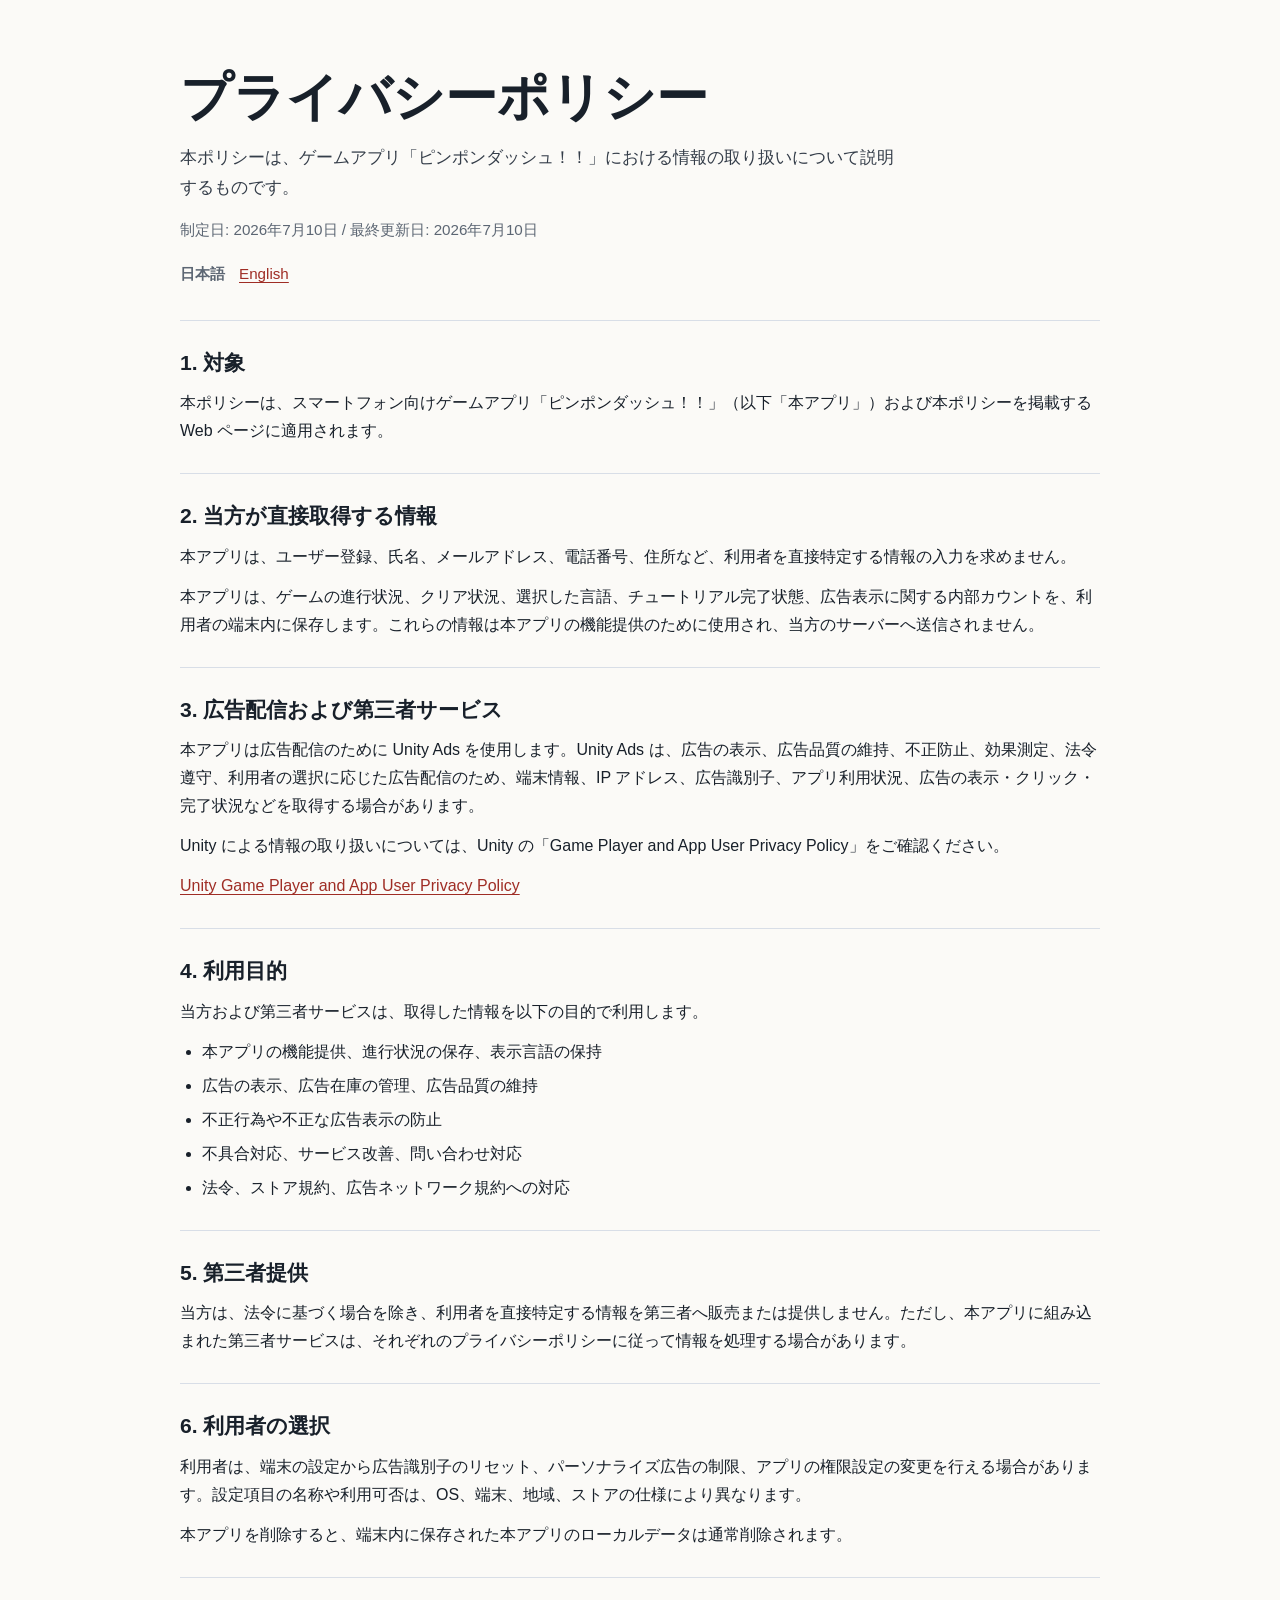
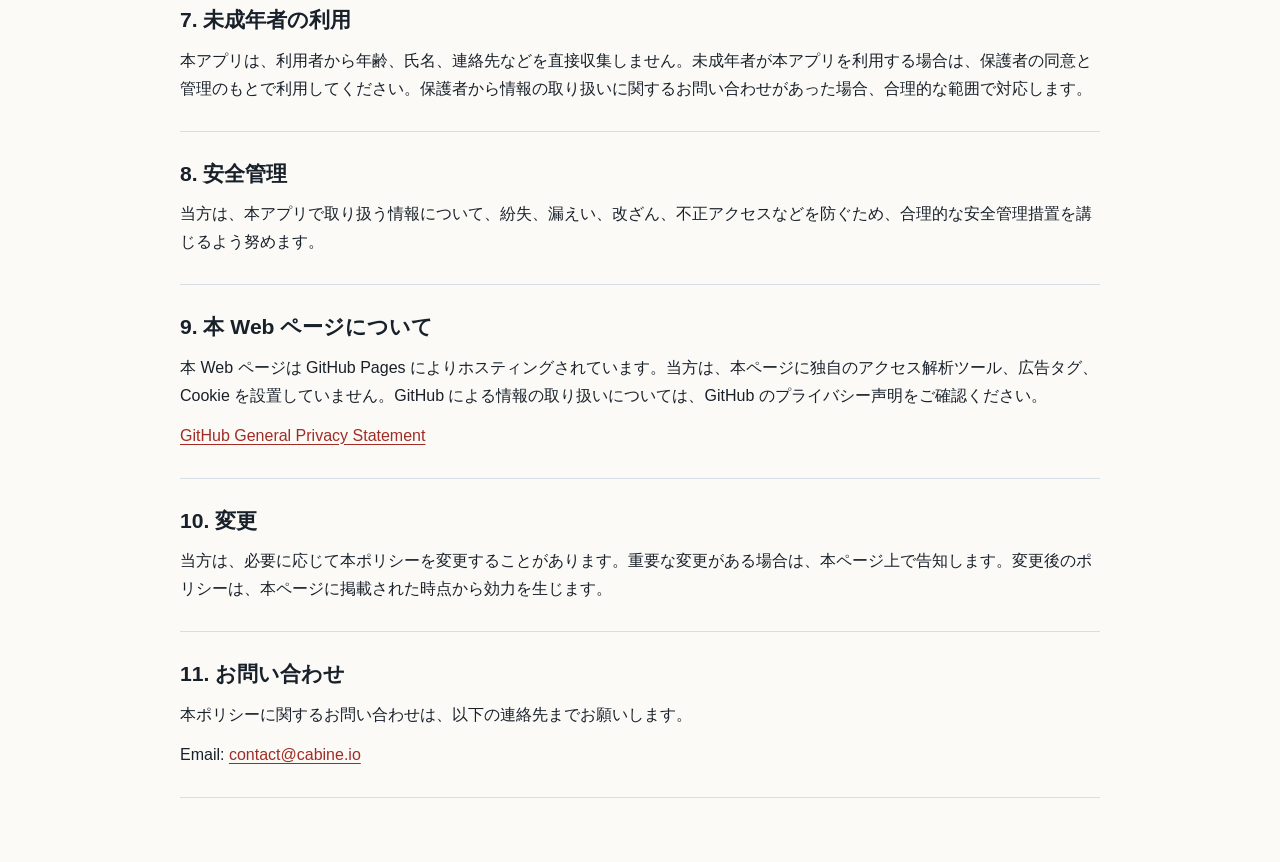
<file: index.html>
<!doctype html>
<html lang="ja">
  <head>
    <meta charset="utf-8">
    <meta name="viewport" content="width=device-width, initial-scale=1">
    <meta http-equiv="refresh" content="0; url=/ding-dong-dash/privacy/">
    <title>プライバシーポリシー</title>
    <link rel="canonical" href="https://cabine.io/ding-dong-dash/privacy/">
    <link rel="icon" type="image/png" href="/assets/logo.png">
    <link rel="stylesheet" href="/styles.css?v=20260710-3">
  </head>
  <body>
    <main class="redirect">
      <h1>プライバシーポリシー</h1>
      <p><a href="/ding-dong-dash/privacy/">プライバシーポリシーを表示する</a></p>
    </main>
  </body>
</html>
</file>
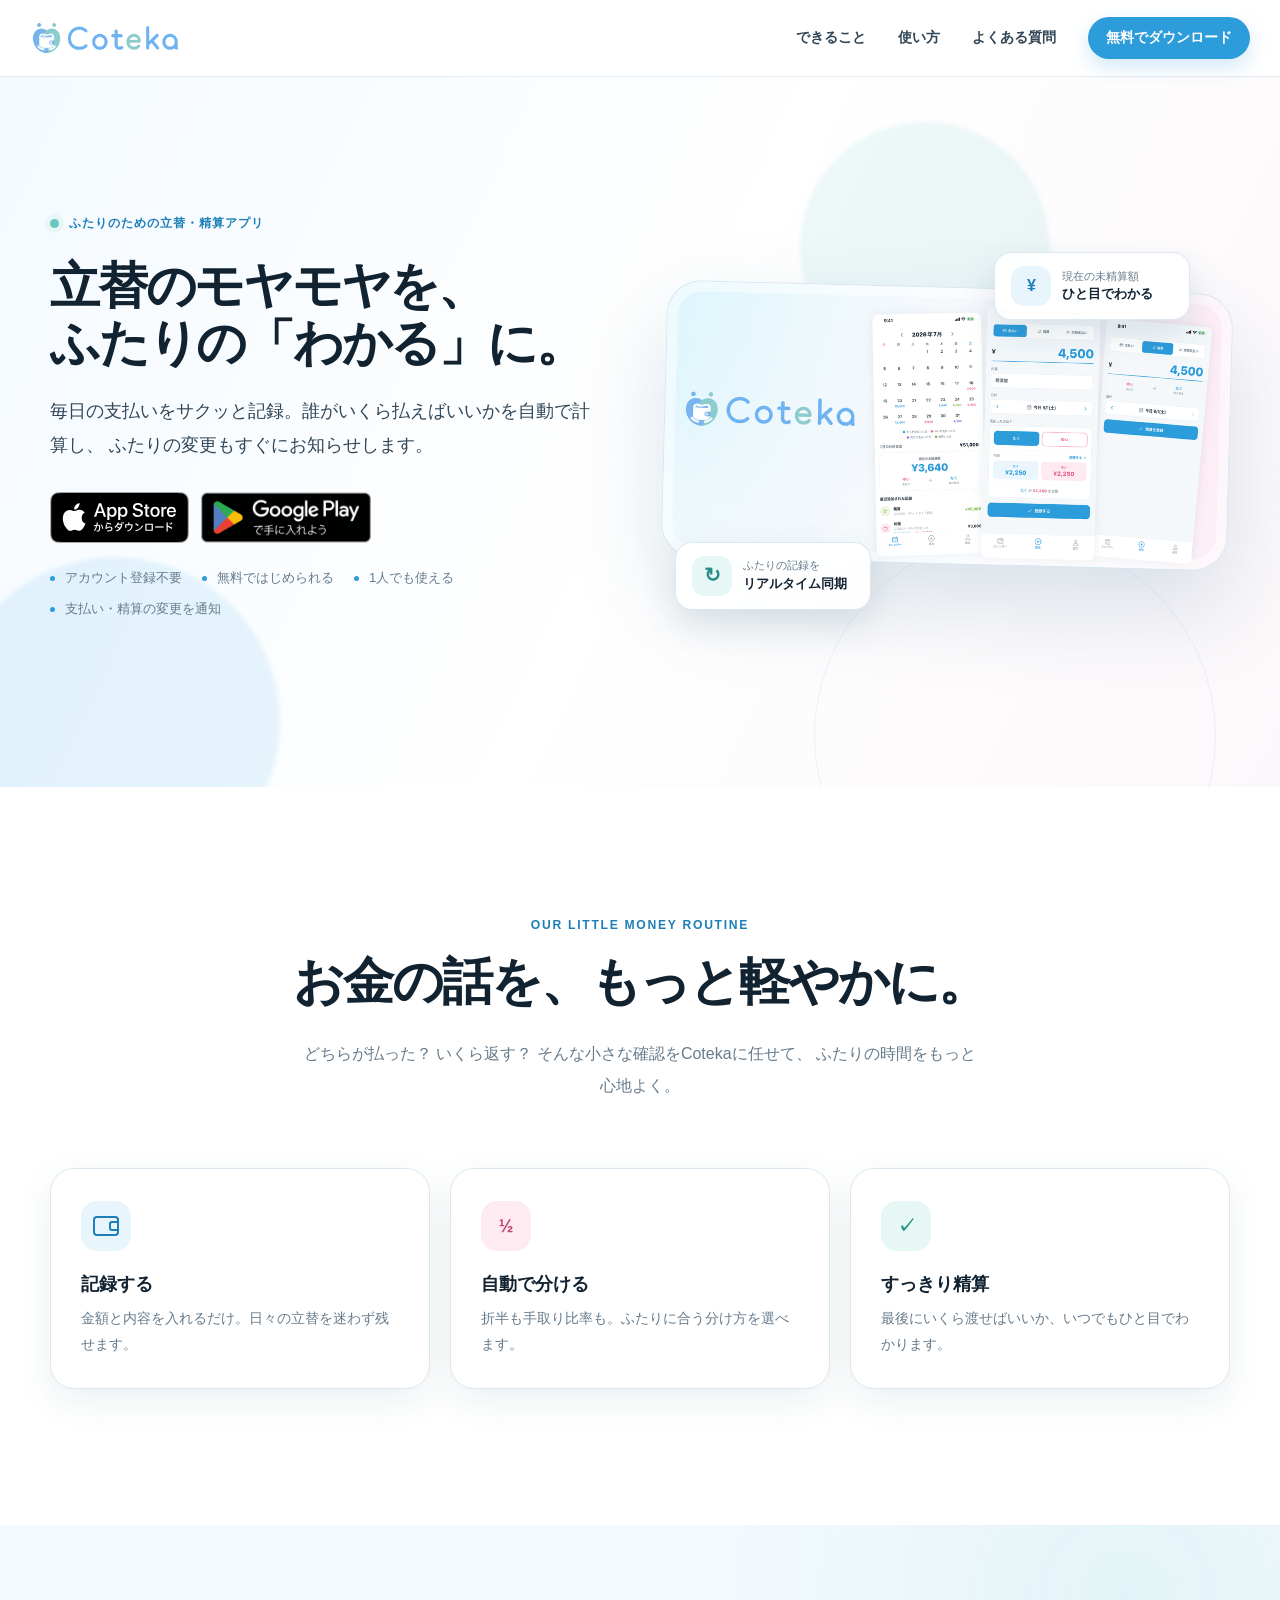
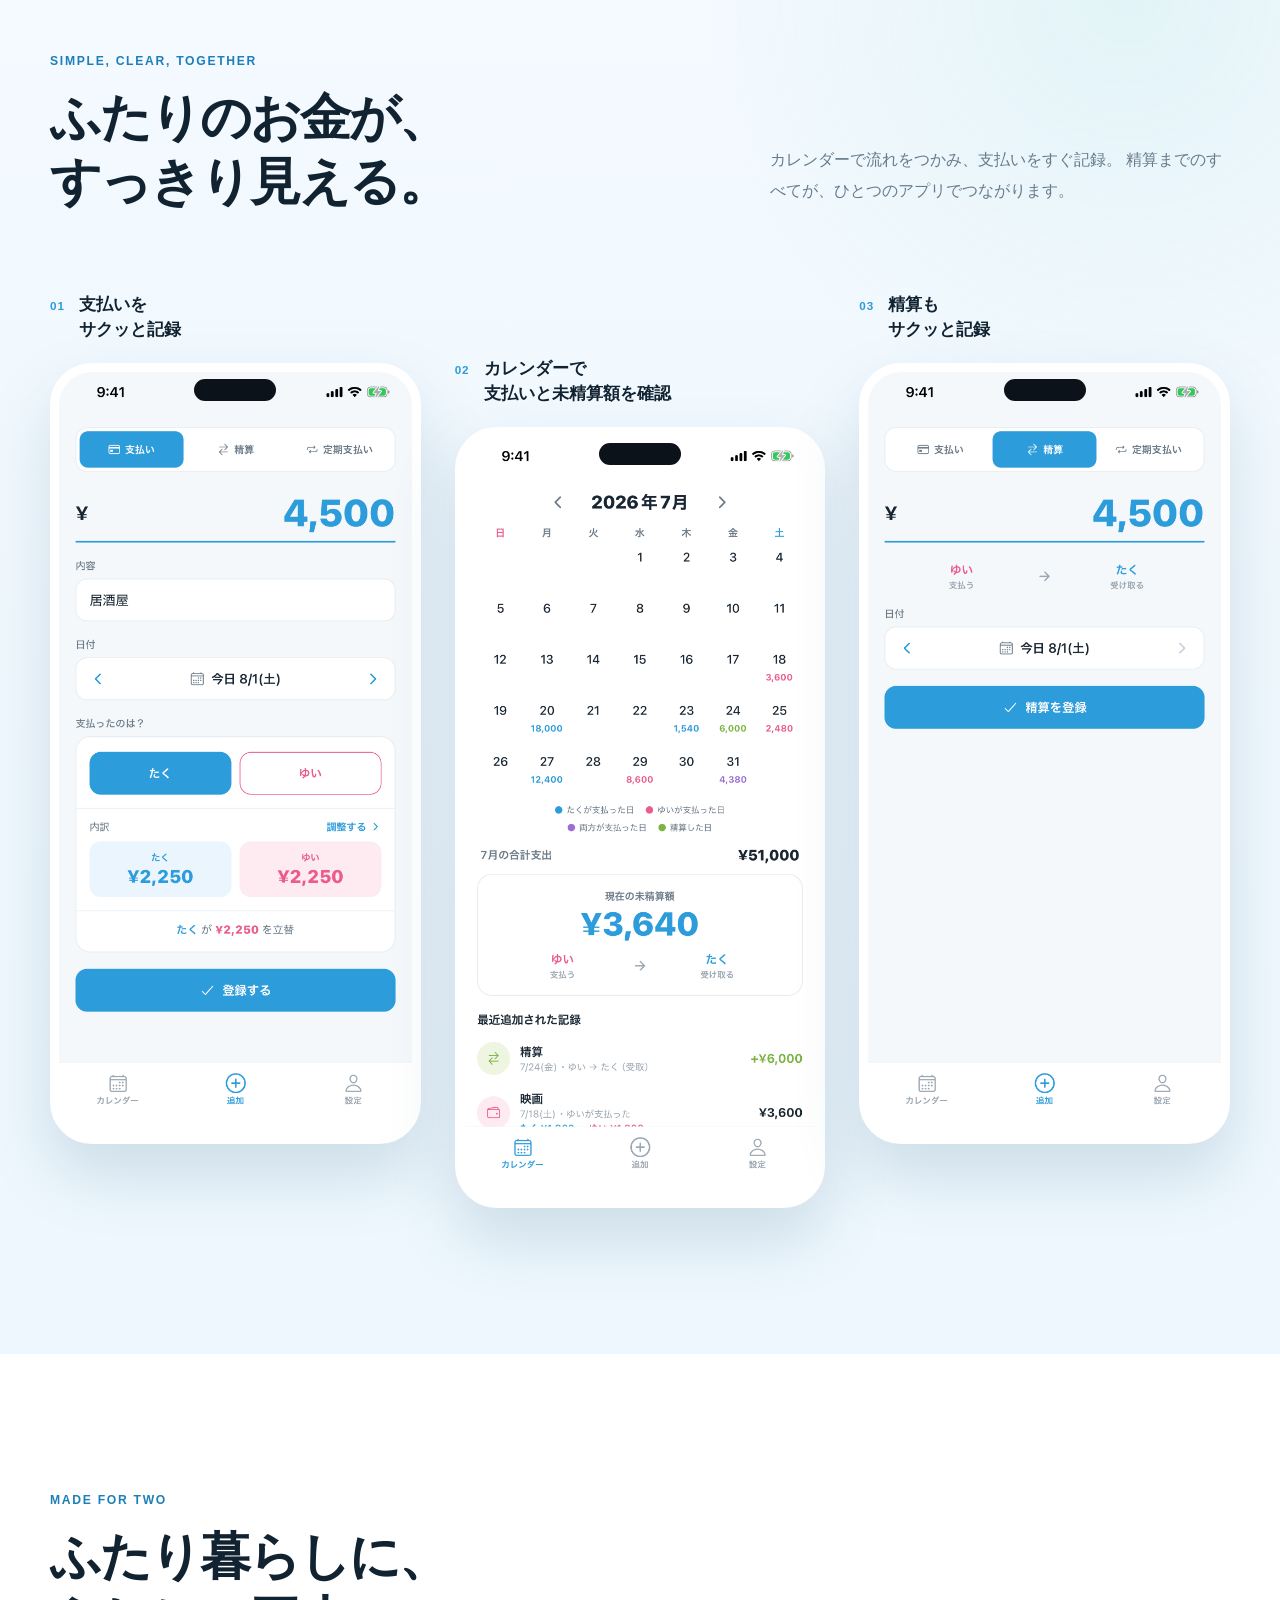
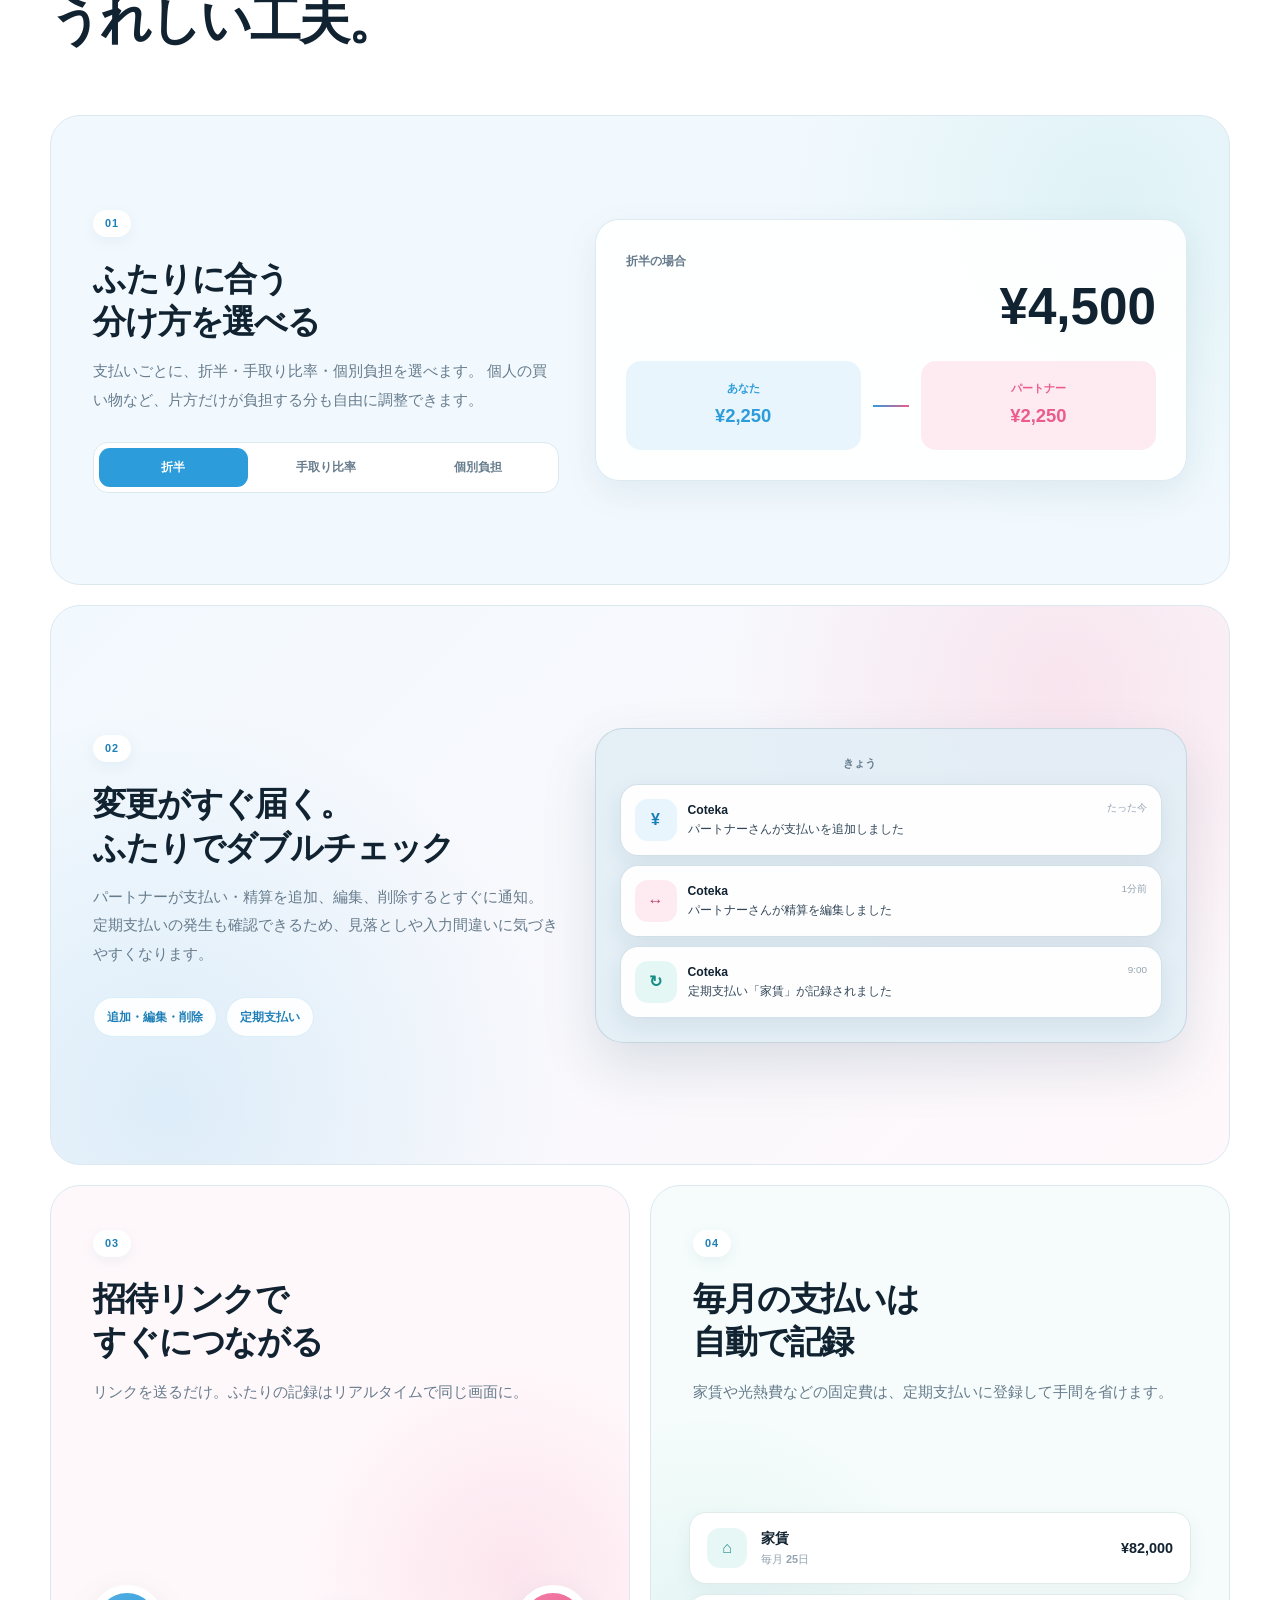
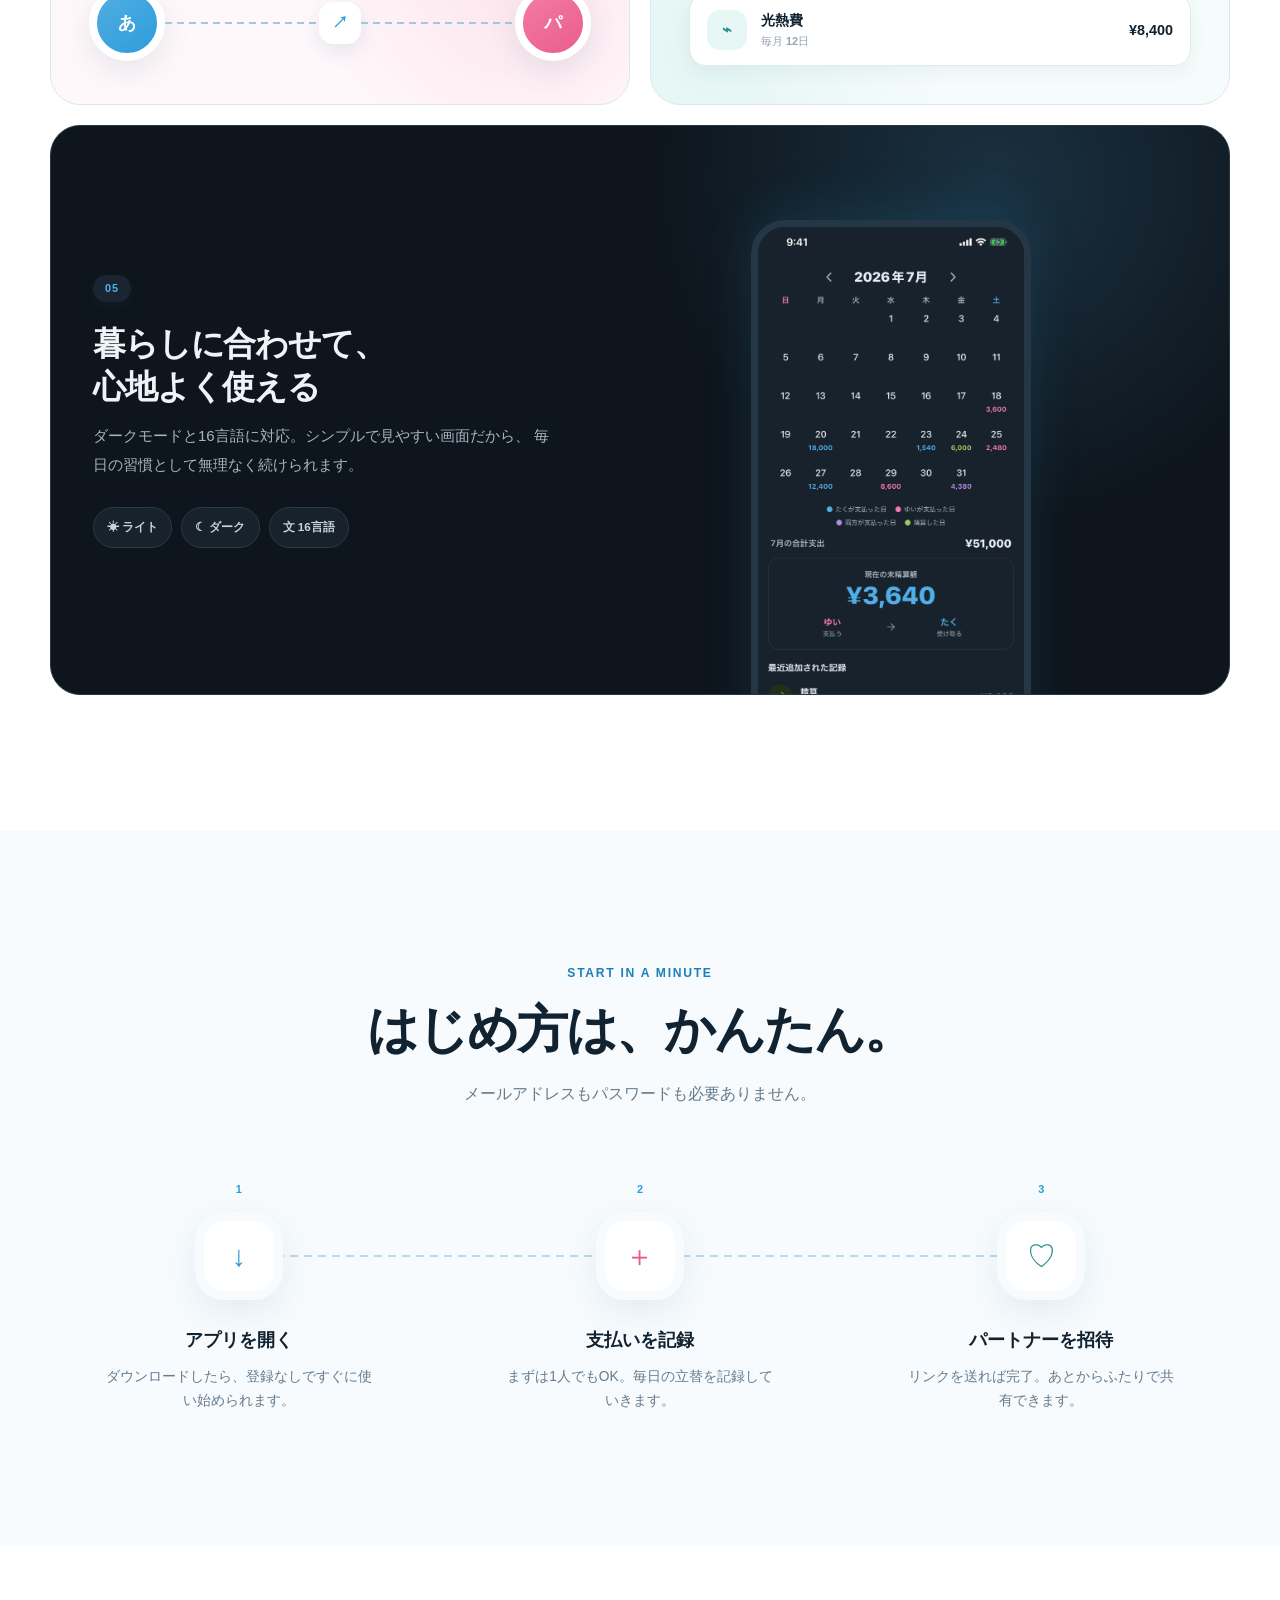
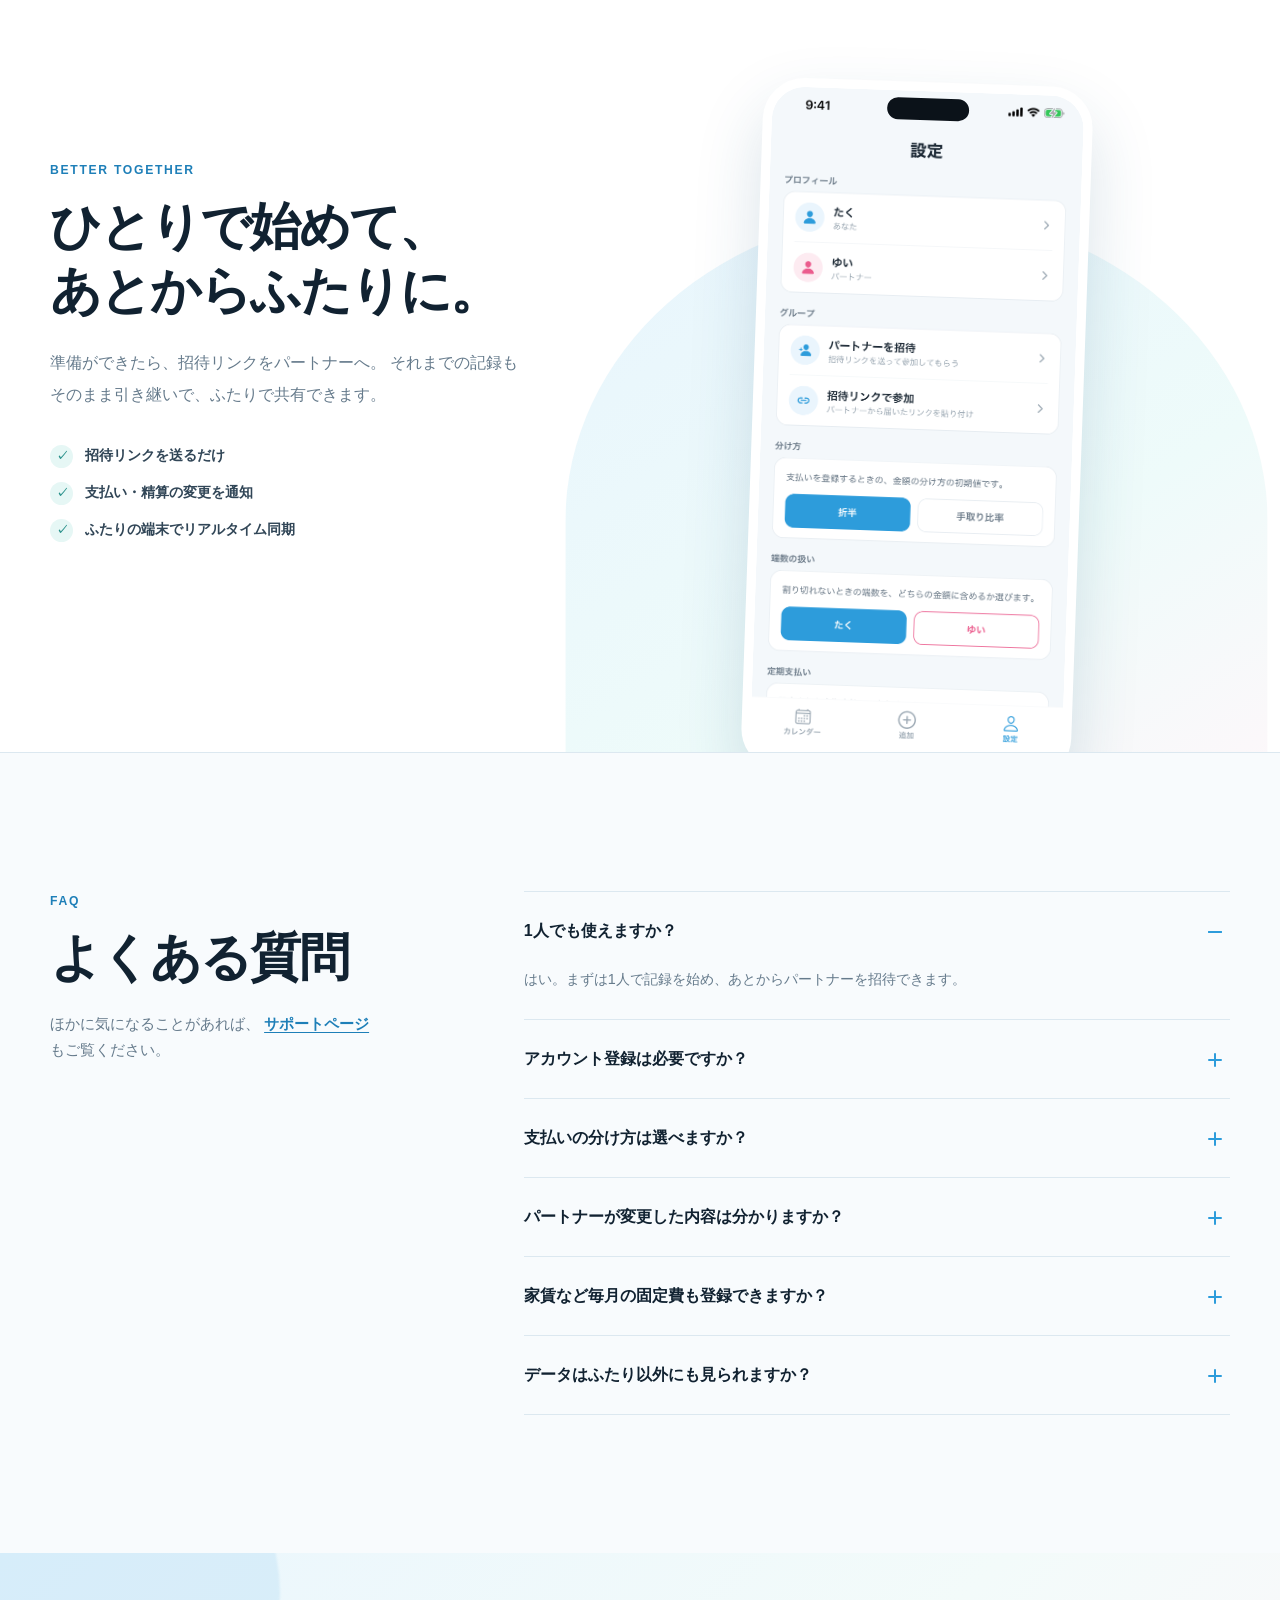
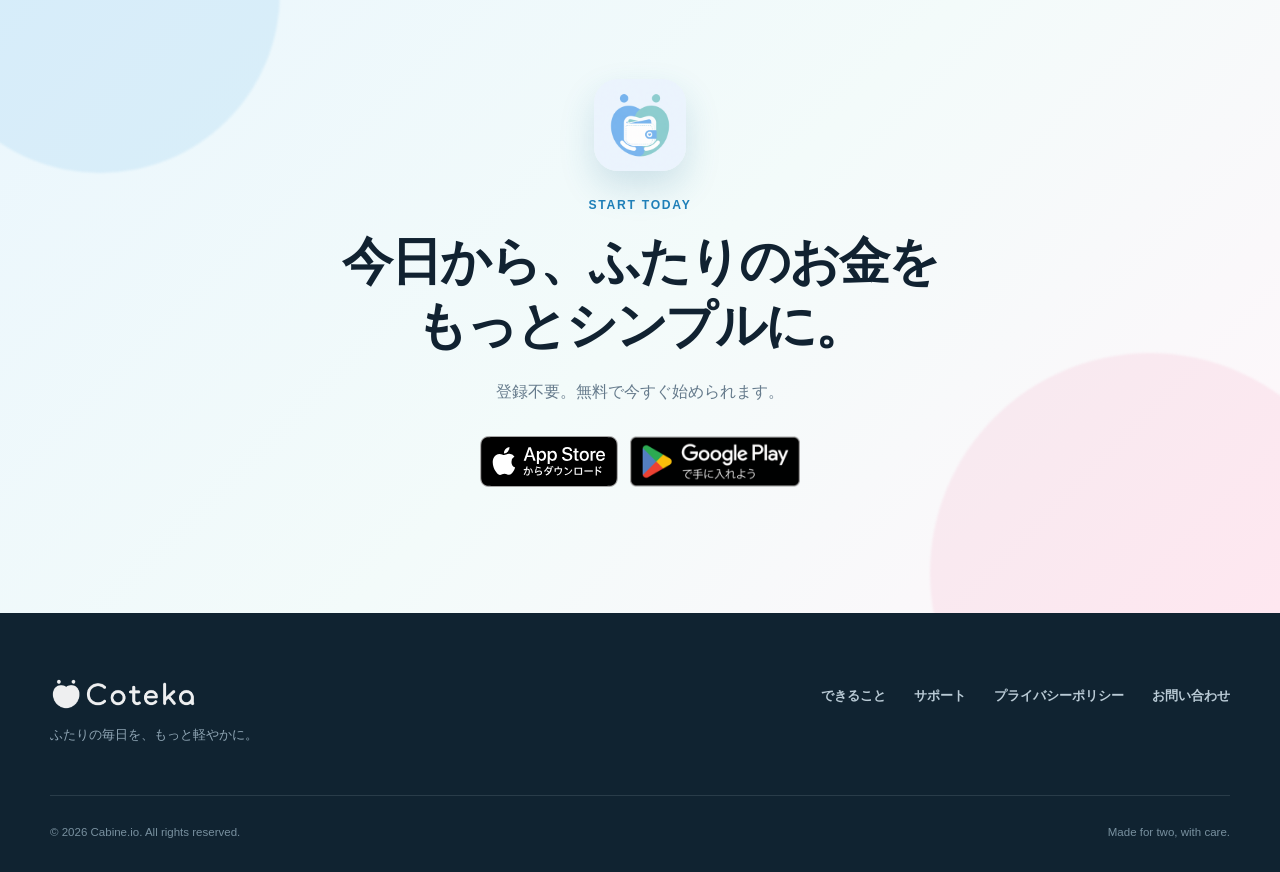
<file: coteka/index.html>
<!doctype html>
<html lang="ja">
  <head>
    <meta charset="utf-8">
    <meta name="viewport" content="width=device-width, initial-scale=1">
    <meta name="theme-color" content="#f7fbff">
    <title>Coteka（コテカ）｜ふたりの立替・精算アプリ</title>
    <meta
      name="description"
      content="Coteka（コテカ）は、ふたりの毎日の立替をかんたんに記録・精算できるアプリです。支払い・精算の変更や定期支払いも通知で確認できます。"
    >
    <link rel="canonical" href="https://cabine.io/coteka/">
    <meta property="og:type" content="website">
    <meta property="og:locale" content="ja_JP">
    <meta property="og:site_name" content="Coteka">
    <meta property="og:title" content="Coteka｜ふたりの立替、これひとつで">
    <meta
      property="og:description"
      content="記録するだけで負担額を自動計算。支払い・精算の変更もすぐ届く、ふたりのための立替・精算アプリ。"
    >
    <meta property="og:url" content="https://cabine.io/coteka/">
    <meta property="og:image" content="https://cabine.io/coteka/assets/coteka-hero.png?v=20260802-1">
    <meta property="og:image:width" content="1024">
    <meta property="og:image:height" content="500">
    <meta name="twitter:card" content="summary_large_image">
    <link rel="icon" type="image/png" href="../assets/coteka-icon.png">
    <link rel="apple-touch-icon" href="../assets/coteka-icon.png">
    <link rel="stylesheet" href="./landing.css?v=20260802-3">
  </head>
  <body>
    <header class="site-header">
      <div class="nav-shell">
        <a class="brand" href="./" aria-label="Coteka ホーム">
          <img
            src="./assets/coteka-wordmark.png"
            width="1953"
            height="478"
            alt="Coteka"
          >
        </a>
        <nav class="nav-links" aria-label="メインナビゲーション">
          <a href="#features">できること</a>
          <a href="#how-to">使い方</a>
          <a href="#faq">よくある質問</a>
        </nav>
        <a class="nav-cta" href="#download">無料でダウンロード</a>
      </div>
    </header>

    <main>
      <section class="hero" aria-labelledby="hero-title">
        <div class="hero-glow hero-glow-one" aria-hidden="true"></div>
        <div class="hero-glow hero-glow-two" aria-hidden="true"></div>
        <div class="section-shell hero-grid">
          <div class="hero-copy">
            <p class="eyebrow">
              <span class="eyebrow-dot" aria-hidden="true"></span>
              ふたりのための立替・精算アプリ
            </p>
            <h1 id="hero-title">
              <span>立替のモヤモヤを、</span>
              <span>ふたりの「わかる」に。</span>
            </h1>
            <p class="hero-lead">
              毎日の支払いをサクッと記録。誰がいくら払えばいいかを自動で計算し、
              ふたりの変更もすぐにお知らせします。
            </p>
            <div class="store-links" aria-label="アプリをダウンロード">
              <a
                class="store-link"
                href="https://apps.apple.com/app/id6789443952"
                rel="noopener"
                aria-label="App Storeからダウンロード"
              >
                <img src="../assets/app-store-badge.svg" width="168" height="56" alt="">
              </a>
              <a
                class="store-link"
                href="https://play.google.com/store/apps/details?id=io.cabine.coteka"
                rel="noopener"
                aria-label="Google Playで手に入れよう"
              >
                <img src="./assets/google-play-badge.png" width="187" height="56" alt="">
              </a>
            </div>
            <ul class="hero-points" aria-label="Cotekaの特長">
              <li>アカウント登録不要</li>
              <li>無料ではじめられる</li>
              <li>1人でも使える</li>
              <li>支払い・精算の変更を通知</li>
            </ul>
          </div>

          <div class="hero-visual">
            <div class="hero-card">
              <img
                src="./assets/coteka-hero.png?v=20260802-1"
                width="1024"
                height="500"
                alt="Cotekaのカレンダー、支払い入力、精算画面"
                fetchpriority="high"
              >
            </div>
            <div class="float-note float-note-balance">
              <span class="float-icon float-icon-blue" aria-hidden="true">¥</span>
              <span>
                <small>現在の未精算額</small>
                <strong>ひと目でわかる</strong>
              </span>
            </div>
            <div class="float-note float-note-sync">
              <span class="float-icon float-icon-mint" aria-hidden="true">↻</span>
              <span>
                <small>ふたりの記録を</small>
                <strong>リアルタイム同期</strong>
              </span>
            </div>
          </div>
        </div>
      </section>

      <section class="intro" aria-labelledby="intro-title">
        <div class="section-shell intro-shell">
          <p class="section-kicker">OUR LITTLE MONEY ROUTINE</p>
          <h2 id="intro-title">
            お金の話を、<br class="mobile-break">もっと軽やかに。
          </h2>
          <p class="section-lead">
            どちらが払った？ いくら返す？ そんな小さな確認をCotekaに任せて、
            ふたりの時間をもっと心地よく。
          </p>
          <div class="intro-cards">
            <article>
              <span class="mini-icon mini-icon-wallet" aria-hidden="true"></span>
              <h3>記録する</h3>
              <p>金額と内容を入れるだけ。日々の立替を迷わず残せます。</p>
            </article>
            <article>
              <span class="mini-icon mini-icon-split" aria-hidden="true">½</span>
              <h3>自動で分ける</h3>
              <p>折半も手取り比率も。ふたりに合う分け方を選べます。</p>
            </article>
            <article>
              <span class="mini-icon mini-icon-check" aria-hidden="true">✓</span>
              <h3>すっきり精算</h3>
              <p>最後にいくら渡せばいいか、いつでもひと目でわかります。</p>
            </article>
          </div>
        </div>
      </section>

      <section class="screens-section" id="features" aria-labelledby="screens-title">
        <div class="section-shell">
          <div class="section-heading">
            <div>
              <p class="section-kicker">SIMPLE, CLEAR, TOGETHER</p>
              <h2 id="screens-title">ふたりのお金が、<br>すっきり見える。</h2>
            </div>
            <p>
              カレンダーで流れをつかみ、支払いをすぐ記録。
              精算までのすべてが、ひとつのアプリでつながります。
            </p>
          </div>

          <div class="phone-gallery" aria-label="Cotekaの画面">
            <article class="phone-feature phone-feature-input">
              <div class="feature-label">
                <span>01</span>
                <p>支払いを<br>サクッと記録</p>
              </div>
              <div class="phone-frame">
                <img
                  src="./assets/screens/input.png?v=20260802-1"
                  width="1284"
                  height="2778"
                  alt="支払い金額と分け方を入力する画面"
                  loading="lazy"
                >
              </div>
            </article>
            <article class="phone-feature phone-feature-calendar phone-feature-offset">
              <div class="feature-label">
                <span>02</span>
                <p>カレンダーで<br>支払いと未精算額を確認</p>
              </div>
              <div class="phone-frame">
                <img
                  src="./assets/screens/calendar.png?v=20260802-1"
                  width="1284"
                  height="2778"
                  alt="月ごとの支払いと未精算額を表示するカレンダー画面"
                  loading="lazy"
                >
              </div>
            </article>
            <article class="phone-feature phone-feature-settlement">
              <div class="feature-label">
                <span>03</span>
                <p>精算も<br>サクッと記録</p>
              </div>
              <div class="phone-frame">
                <img
                  src="./assets/screens/settlement.png?v=20260802-1"
                  width="1284"
                  height="2778"
                  alt="精算金額と支払う相手を入力する画面"
                  loading="lazy"
                >
              </div>
            </article>
          </div>
        </div>
      </section>

      <section class="feature-grid-section" aria-labelledby="feature-grid-title">
        <div class="section-shell">
          <div class="feature-grid-heading">
            <p class="section-kicker">MADE FOR TWO</p>
            <h2 id="feature-grid-title">ふたり暮らしに、<br>うれしい工夫。</h2>
          </div>
          <div class="feature-grid">
            <article class="feature-card feature-card-wide split-card">
              <div class="feature-card-copy">
                <span class="card-number">01</span>
                <h3>ふたりに合う<br>分け方を選べる</h3>
                <p>
                  支払いごとに、折半・手取り比率・個別負担を選べます。
                  個人の買い物など、片方だけが負担する分も自由に調整できます。
                </p>
                <div class="split-options" role="group" aria-label="支払いの分け方を試す">
                  <button type="button" data-split="half" aria-pressed="true" aria-controls="balance-example">折半</button>
                  <button type="button" data-split="ratio" aria-pressed="false" aria-controls="balance-example">手取り比率</button>
                  <button type="button" data-split="personal" aria-pressed="false" aria-controls="balance-example">個別負担</button>
                </div>
              </div>
              <div class="balance-visual" id="balance-example">
                <p id="balance-label">折半の場合</p>
                <strong>¥4,500</strong>
                <div class="balance-line">
                  <span><small>あなた</small><b id="your-balance">¥2,250</b></span>
                  <i aria-hidden="true"></i>
                  <span><small>パートナー</small><b id="partner-balance">¥2,250</b></span>
                </div>
                <p class="visually-hidden" id="balance-status" aria-live="polite"></p>
              </div>
            </article>

            <article class="feature-card feature-card-wide notification-card">
              <div class="notification-copy">
                <span class="card-number">02</span>
                <h3>変更がすぐ届く。<br>ふたりでダブルチェック</h3>
                <p>
                  パートナーが支払い・精算を追加、編集、削除するとすぐに通知。
                  定期支払いの発生も確認できるため、見落としや入力間違いに気づきやすくなります。
                </p>
                <div class="notification-tags" aria-label="通知される内容">
                  <span>追加・編集・削除</span>
                  <span>定期支払い</span>
                </div>
              </div>
              <div class="notification-visual" aria-label="Cotekaから届く支払い、精算、定期支払いの通知例">
                <p class="notification-date">きょう</p>
                <div class="notification-item">
                  <span class="notification-icon notification-icon-blue" aria-hidden="true">¥</span>
                  <p><strong>Coteka</strong><small>パートナーさんが支払いを追加しました</small></p>
                  <time>たった今</time>
                </div>
                <div class="notification-item">
                  <span class="notification-icon notification-icon-pink" aria-hidden="true">↔</span>
                  <p><strong>Coteka</strong><small>パートナーさんが精算を編集しました</small></p>
                  <time>1分前</time>
                </div>
                <div class="notification-item">
                  <span class="notification-icon notification-icon-mint" aria-hidden="true">↻</span>
                  <p><strong>Coteka</strong><small>定期支払い「家賃」が記録されました</small></p>
                  <time>9:00</time>
                </div>
              </div>
            </article>

            <article class="feature-card invite-card">
              <span class="card-number">03</span>
              <h3>招待リンクで<br>すぐにつながる</h3>
              <p>リンクを送るだけ。ふたりの記録はリアルタイムで同じ画面に。</p>
              <div class="invite-visual" aria-hidden="true">
                <div class="avatar avatar-you">あ</div>
                <div class="link-line"><span></span><i>↗</i><span></span></div>
                <div class="avatar avatar-partner">パ</div>
              </div>
            </article>

            <article class="feature-card recurring-card">
              <span class="card-number">04</span>
              <h3>毎月の支払いは<br>自動で記録</h3>
              <p>家賃や光熱費などの固定費は、定期支払いに登録して手間を省けます。</p>
              <div class="recurring-list" aria-hidden="true">
                <div><span class="bill-icon">⌂</span><p>家賃<small>毎月 25日</small></p><strong>¥82,000</strong></div>
                <div><span class="bill-icon">⌁</span><p>光熱費<small>毎月 12日</small></p><strong>¥8,400</strong></div>
              </div>
            </article>

            <article class="feature-card feature-card-wide theme-card">
              <div class="theme-copy">
                <span class="card-number">05</span>
                <h3>暮らしに合わせて、<br>心地よく使える</h3>
                <p>
                  ダークモードと16言語に対応。シンプルで見やすい画面だから、
                  毎日の習慣として無理なく続けられます。
                </p>
                <div class="theme-tags">
                  <span>☀ ライト</span>
                  <span>☾ ダーク</span>
                  <span>文 16言語</span>
                </div>
              </div>
              <div class="dark-phone">
                <img
                  src="./assets/screens/calendar-dark.png?v=20260802-1"
                  width="1284"
                  height="2778"
                  alt="Cotekaのダークモードのカレンダー画面"
                  loading="lazy"
                >
              </div>
            </article>
          </div>
        </div>
      </section>

      <section class="how-section" id="how-to" aria-labelledby="how-title">
        <div class="section-shell">
          <div class="how-heading">
            <p class="section-kicker">START IN A MINUTE</p>
            <h2 id="how-title">はじめ方は、かんたん。</h2>
            <p>メールアドレスもパスワードも必要ありません。</p>
          </div>
          <ol class="steps">
            <li>
              <span class="step-number">1</span>
              <div class="step-icon step-download" aria-hidden="true">↓</div>
              <h3>アプリを開く</h3>
              <p>ダウンロードしたら、登録なしですぐに使い始められます。</p>
            </li>
            <li>
              <span class="step-number">2</span>
              <div class="step-icon step-record" aria-hidden="true">＋</div>
              <h3>支払いを記録</h3>
              <p>まずは1人でもOK。毎日の立替を記録していきます。</p>
            </li>
            <li>
              <span class="step-number">3</span>
              <div class="step-icon step-invite" aria-hidden="true">♡</div>
              <h3>パートナーを招待</h3>
              <p>リンクを送れば完了。あとからふたりで共有できます。</p>
            </li>
          </ol>
        </div>
      </section>

      <section class="invite-showcase" aria-labelledby="invite-title">
        <div class="section-shell invite-showcase-grid">
          <div class="invite-copy">
            <p class="section-kicker">BETTER TOGETHER</p>
            <h2 id="invite-title">ひとりで始めて、<br>あとからふたりに。</h2>
            <p>
              準備ができたら、招待リンクをパートナーへ。
              それまでの記録もそのまま引き継いで、ふたりで共有できます。
            </p>
            <ul>
              <li><span>✓</span> 招待リンクを送るだけ</li>
              <li><span>✓</span> 支払い・精算の変更を通知</li>
              <li><span>✓</span> ふたりの端末でリアルタイム同期</li>
            </ul>
          </div>
          <div class="invite-phone-wrap">
            <div class="invite-phone-halo" aria-hidden="true"></div>
            <div class="phone-frame invite-phone">
              <img
                src="./assets/screens/settings.png?v=20260802-1"
                width="1284"
                height="2778"
                alt="パートナー招待や分け方を設定する画面"
                loading="lazy"
              >
            </div>
          </div>
        </div>
      </section>

      <section class="faq-section" id="faq" aria-labelledby="faq-title">
        <div class="section-shell faq-grid">
          <div class="faq-heading">
            <p class="section-kicker">FAQ</p>
            <h2 id="faq-title">よくある質問</h2>
            <p>
              ほかに気になることがあれば、
              <a href="./support/">サポートページ</a>もご覧ください。
            </p>
          </div>
          <div class="faq-list">
            <details open>
              <summary>1人でも使えますか？</summary>
              <p>はい。まずは1人で記録を始め、あとからパートナーを招待できます。</p>
            </details>
            <details>
              <summary>アカウント登録は必要ですか？</summary>
              <p>必要ありません。メールアドレスやパスワードを入力せず、開いてすぐに使えます。</p>
            </details>
            <details>
              <summary>支払いの分け方は選べますか？</summary>
              <p>
                支払いごとに折半・手取り比率・個別負担を選べます。個人の買い物など、
                片方だけが負担する支払いも設定でき、負担額を直接調整できます。
              </p>
            </details>
            <details>
              <summary>パートナーが変更した内容は分かりますか？</summary>
              <p>
                はい。支払い・精算の追加、編集、削除や、定期支払いの発生を通知で確認できます。
                ふたりで変更をダブルチェックできるため、見落としや入力間違いに気づきやすくなります。
              </p>
            </details>
            <details>
              <summary>家賃など毎月の固定費も登録できますか？</summary>
              <p>はい。定期支払いとして登録すると、毎月自動で履歴に反映されます。</p>
            </details>
            <details>
              <summary>データはふたり以外にも見られますか？</summary>
              <p>
                同じグループに参加しているふたりだけで共有されます。
                詳しくはプライバシーポリシーをご確認ください。
              </p>
            </details>
          </div>
        </div>
      </section>

      <section class="download-section" id="download" aria-labelledby="download-title">
        <div class="download-orb download-orb-one" aria-hidden="true"></div>
        <div class="download-orb download-orb-two" aria-hidden="true"></div>
        <div class="section-shell download-shell">
          <img
            class="download-icon"
            src="../assets/coteka-icon.png"
            width="256"
            height="256"
            alt=""
          >
          <p class="section-kicker">START TODAY</p>
          <h2 id="download-title">今日から、ふたりのお金を<br>もっとシンプルに。</h2>
          <p>登録不要。無料で今すぐ始められます。</p>
          <div class="store-links store-links-center" aria-label="アプリをダウンロード">
            <a
              class="store-link"
              href="https://apps.apple.com/app/id6789443952"
              rel="noopener"
              aria-label="App Storeからダウンロード"
            >
              <img src="../assets/app-store-badge.svg" width="168" height="56" alt="">
            </a>
            <a
              class="store-link"
              href="https://play.google.com/store/apps/details?id=io.cabine.coteka"
              rel="noopener"
              aria-label="Google Playで手に入れよう"
            >
              <img src="./assets/google-play-badge.png" width="187" height="56" alt="">
            </a>
          </div>
        </div>
      </section>
    </main>

    <footer class="site-footer">
      <div class="section-shell footer-grid">
        <div class="footer-brand">
          <img
            src="./assets/coteka-wordmark.png"
            width="1953"
            height="478"
            alt="Coteka"
          >
          <p>ふたりの毎日を、もっと軽やかに。</p>
        </div>
        <nav class="footer-links" aria-label="フッターナビゲーション">
          <a href="#features">できること</a>
          <a href="./support/">サポート</a>
          <a href="./privacy/">プライバシーポリシー</a>
          <a href="mailto:support@cabine.io">お問い合わせ</a>
        </nav>
      </div>
      <div class="section-shell footer-bottom">
        <p>&copy; 2026 Cabine.io. All rights reserved.</p>
        <p>Made for two, with care.</p>
      </div>
    </footer>
    <script src="./landing.js?v=20260802-1"></script>
  </body>
</html>
</file>
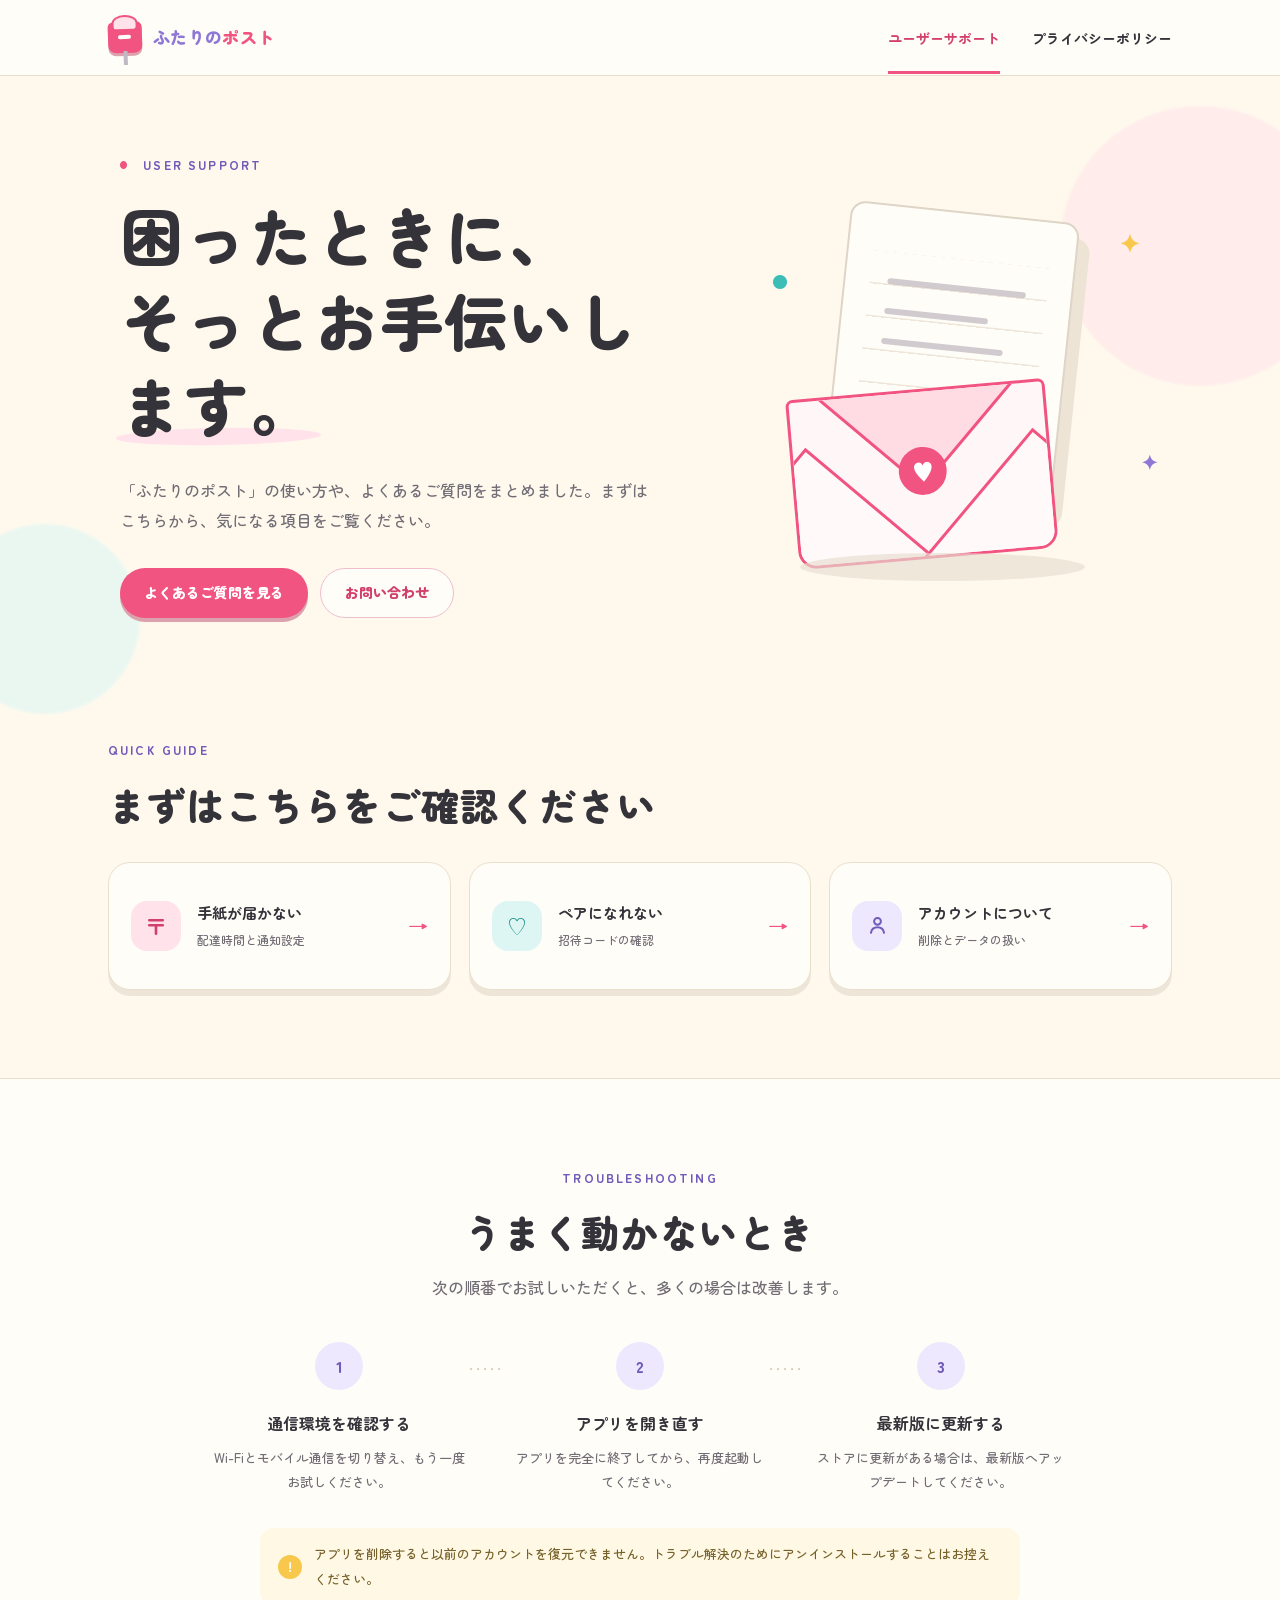
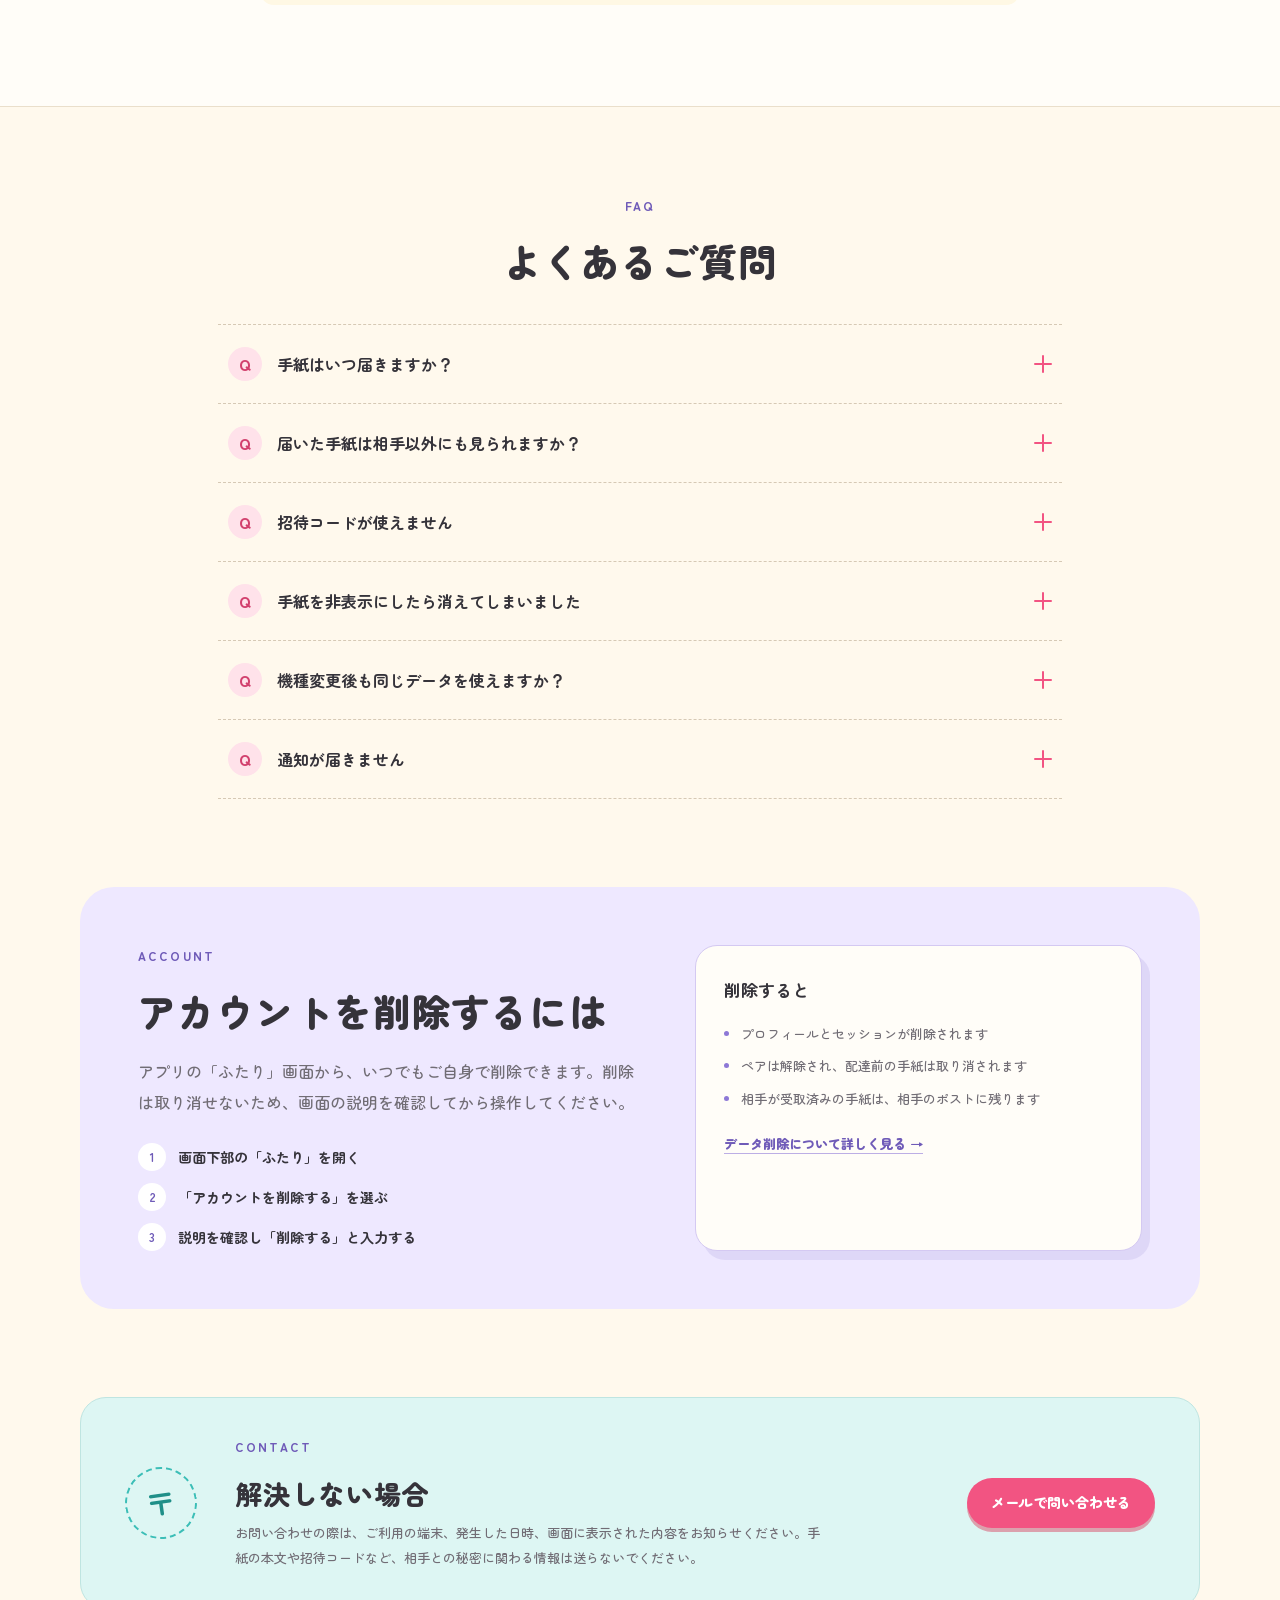
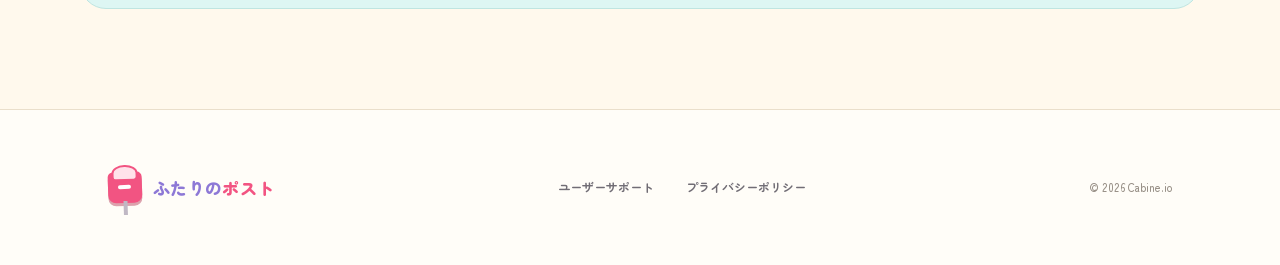
<file: hutari-post/index.html>
<!doctype html>
<html lang="ja">
  <head>
    <meta charset="utf-8">
    <meta name="viewport" content="width=device-width, initial-scale=1">
    <meta http-equiv="refresh" content="0; url=/hutari-post/support/">
    <title>ふたりのポスト サポート</title>
    <link rel="canonical" href="https://cabine.io/hutari-post/support/">
    <link rel="icon" type="image/png" href="/assets/logo.png">
  </head>
  <body>
    <p><a href="/hutari-post/support/">ユーザーサポートを表示する</a></p>
  </body>
</html>
</file>
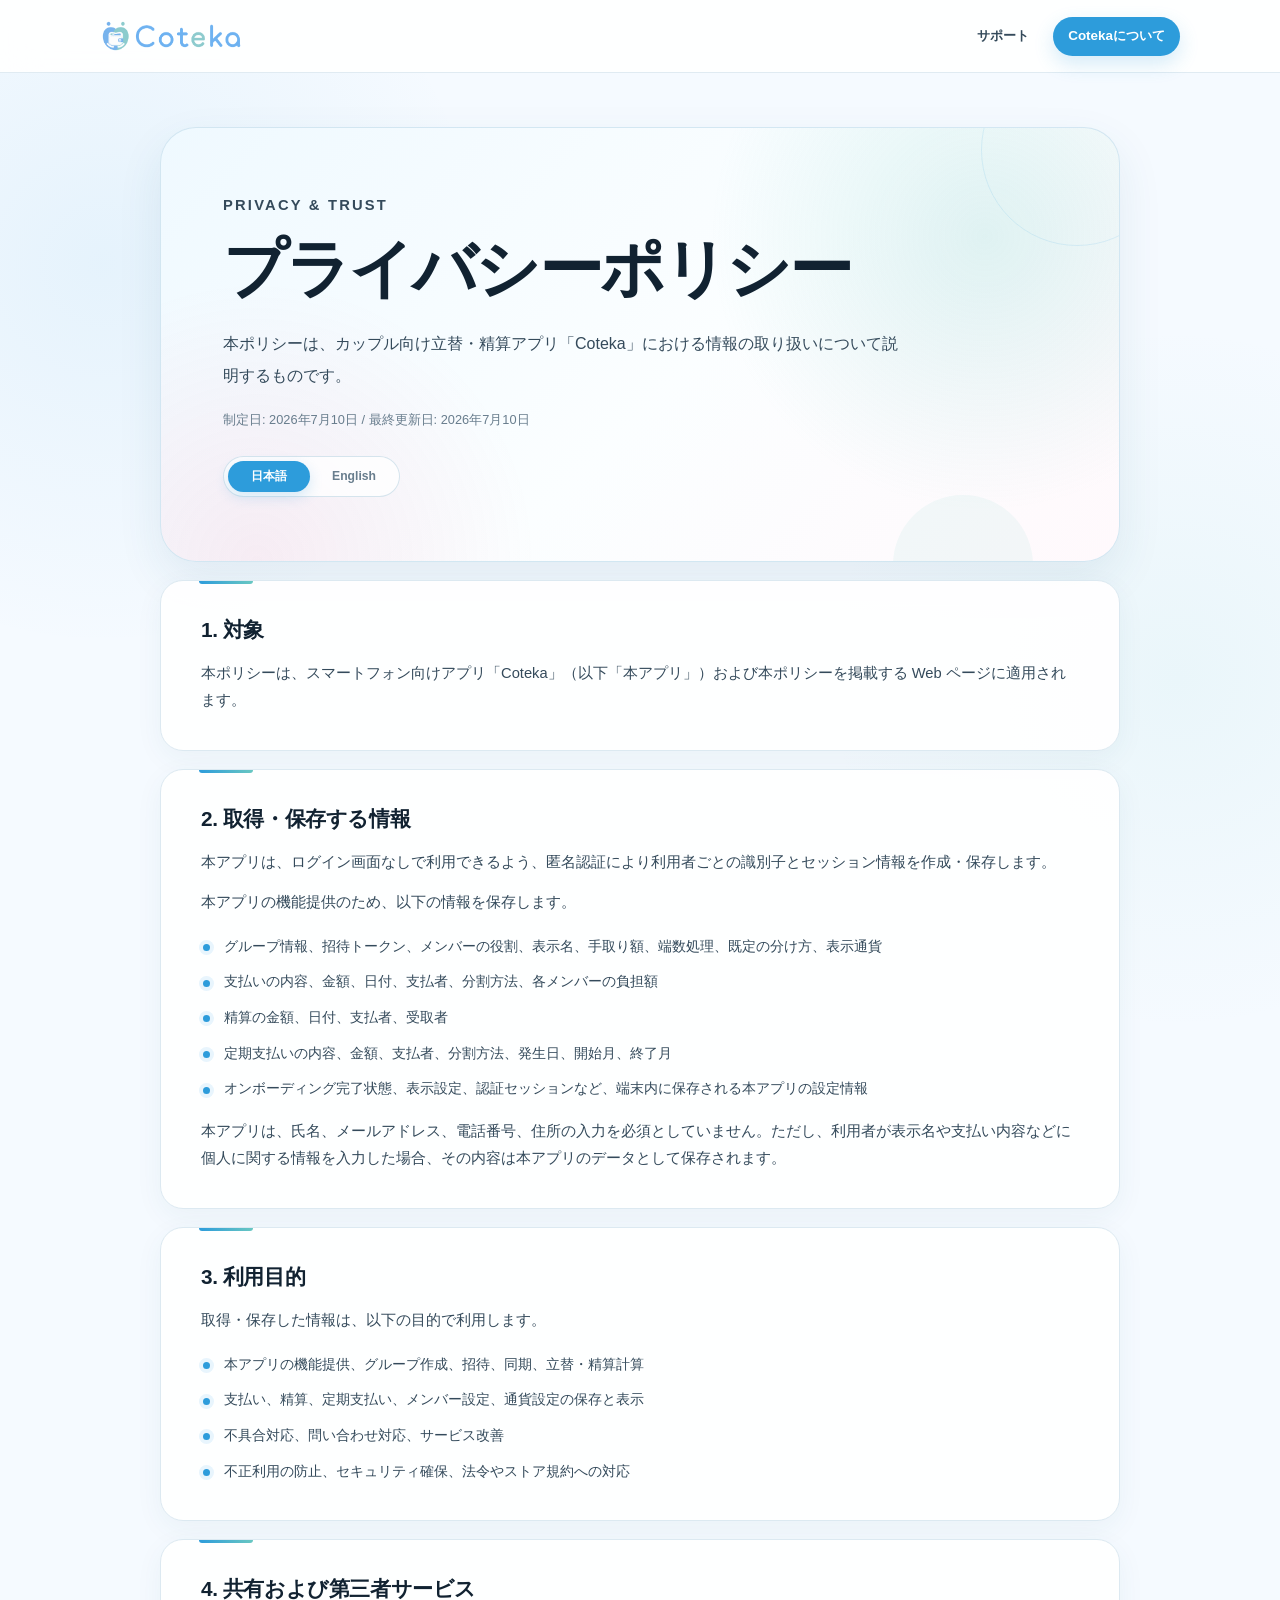
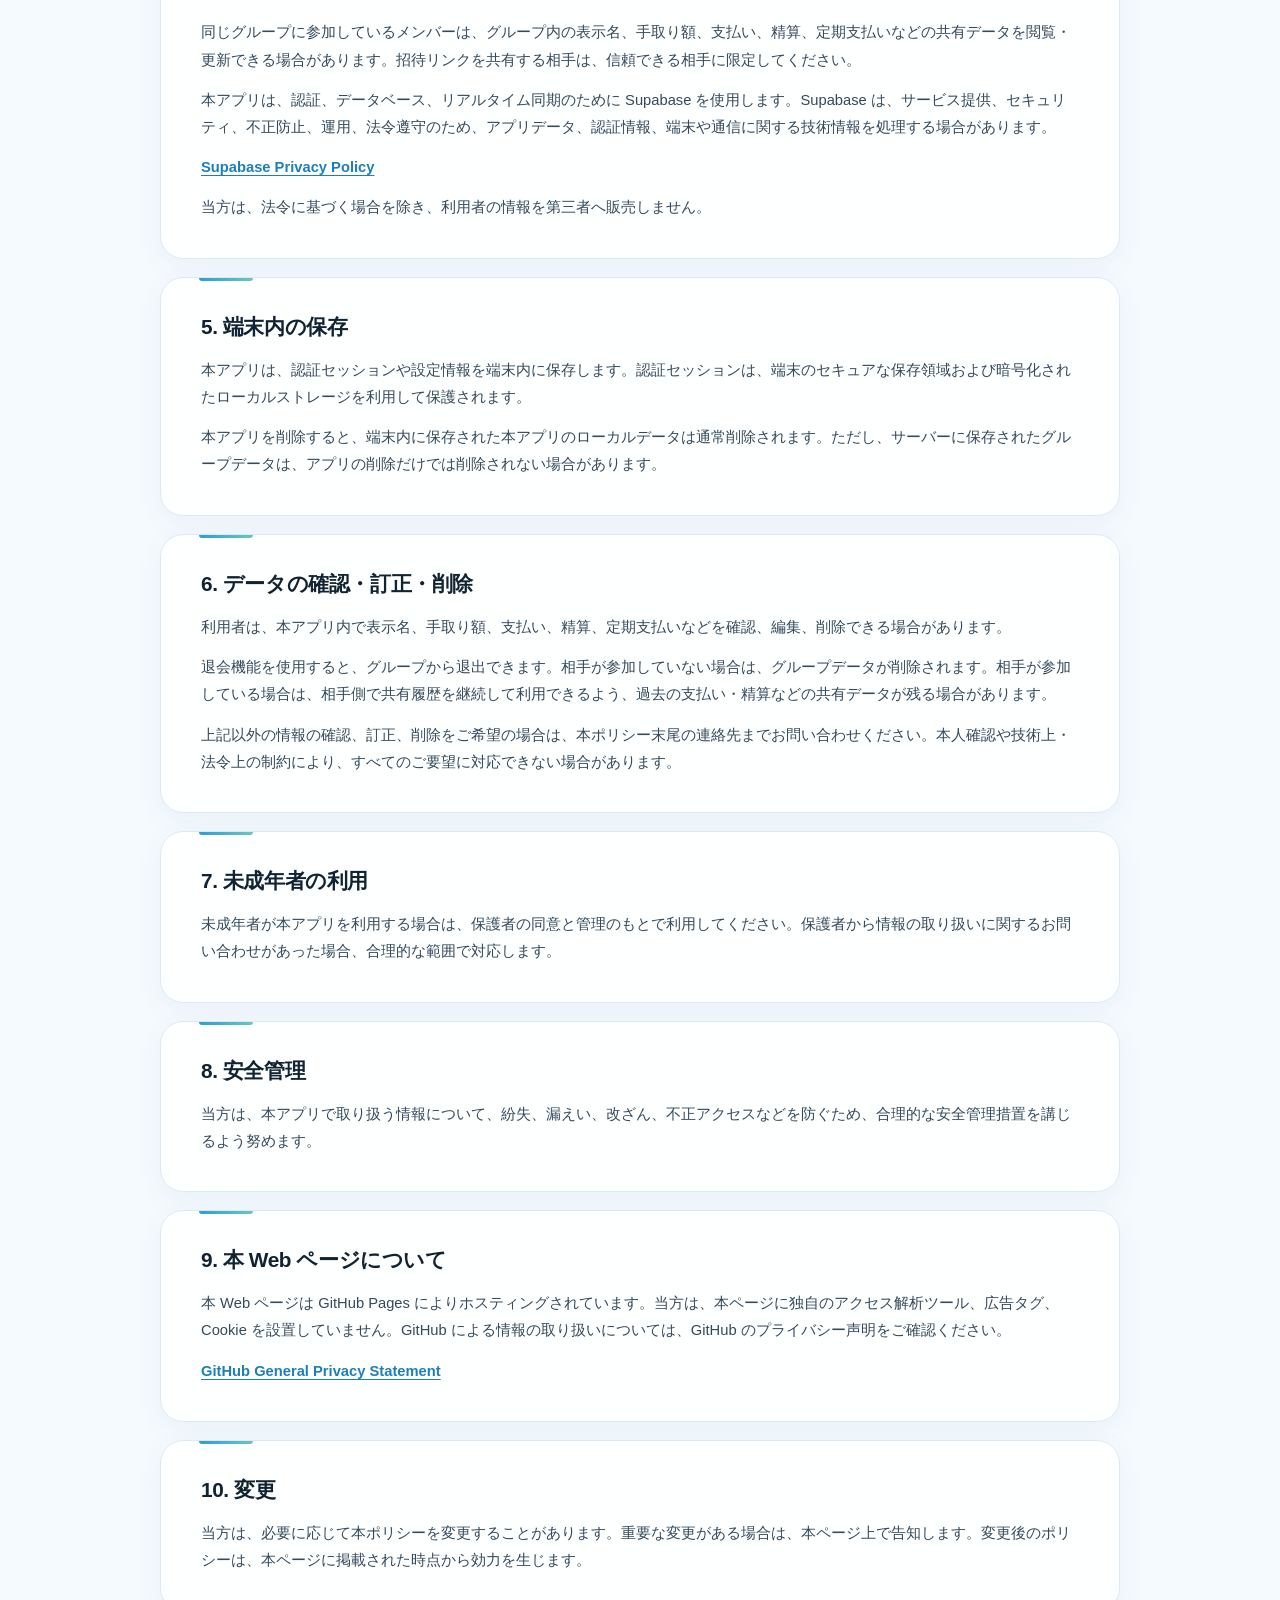
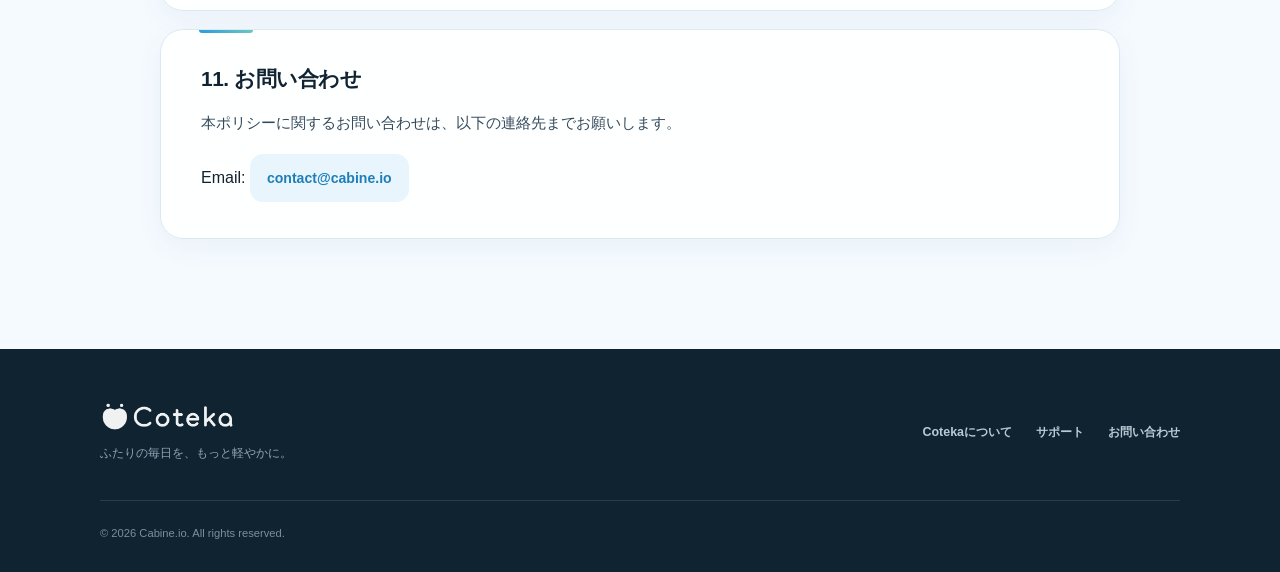
<file: coteka/privacy/index.html>
<!doctype html>
<html lang="ja">
  <head>
    <meta charset="utf-8">
    <meta name="viewport" content="width=device-width, initial-scale=1">
    <title>Coteka プライバシーポリシー</title>
    <meta name="description" content="Coteka のプライバシーポリシーです。">
    <link rel="canonical" href="https://cabine.io/coteka/privacy/">
    <link rel="alternate" hreflang="ja" href="https://cabine.io/coteka/privacy/">
    <link rel="alternate" hreflang="en" href="https://cabine.io/coteka/privacy/en/">
    <meta name="theme-color" content="#f5faff">
    <link rel="icon" type="image/png" href="../../assets/coteka-icon.png">
    <link rel="apple-touch-icon" href="../../assets/coteka-icon.png">
    <link rel="stylesheet" href="../legal.css?v=20260729-1">
  </head>
  <body>
    <header class="legal-site-header">
      <nav class="legal-nav" aria-label="メインナビゲーション">
        <a class="legal-brand" href="../" aria-label="Coteka ホーム">
          <img src="../assets/coteka-wordmark.png" width="1953" height="478" alt="Coteka">
        </a>
        <div class="legal-nav-links">
          <a href="../support/">サポート</a>
          <a class="legal-home-button" href="../">Cotekaについて</a>
        </div>
      </nav>
    </header>
    <main class="legal-page privacy-page">
      <header class="policy-hero" aria-labelledby="page-title">
        <p class="hero-kicker">PRIVACY &amp; TRUST</p>
        <h1 id="page-title">プライバシーポリシー</h1>
        <p class="lead">本ポリシーは、カップル向け立替・精算アプリ「Coteka」における情報の取り扱いについて説明するものです。</p>
        <p class="meta">制定日: 2026年7月10日 / 最終更新日: 2026年7月10日</p>
        <nav class="language-nav" aria-label="Language">
          <span aria-current="page">日本語</span>
          <a href="./en/" lang="en">English</a>
        </nav>
      </header>

      <section aria-labelledby="scope">
        <h2 id="scope">1. 対象</h2>
        <p>本ポリシーは、スマートフォン向けアプリ「Coteka」（以下「本アプリ」）および本ポリシーを掲載する Web ページに適用されます。</p>
      </section>

      <section aria-labelledby="collection">
        <h2 id="collection">2. 取得・保存する情報</h2>
        <p>本アプリは、ログイン画面なしで利用できるよう、匿名認証により利用者ごとの識別子とセッション情報を作成・保存します。</p>
        <p>本アプリの機能提供のため、以下の情報を保存します。</p>
        <ul>
          <li>グループ情報、招待トークン、メンバーの役割、表示名、手取り額、端数処理、既定の分け方、表示通貨</li>
          <li>支払いの内容、金額、日付、支払者、分割方法、各メンバーの負担額</li>
          <li>精算の金額、日付、支払者、受取者</li>
          <li>定期支払いの内容、金額、支払者、分割方法、発生日、開始月、終了月</li>
          <li>オンボーディング完了状態、表示設定、認証セッションなど、端末内に保存される本アプリの設定情報</li>
        </ul>
        <p>本アプリは、氏名、メールアドレス、電話番号、住所の入力を必須としていません。ただし、利用者が表示名や支払い内容などに個人に関する情報を入力した場合、その内容は本アプリのデータとして保存されます。</p>
      </section>

      <section aria-labelledby="purpose">
        <h2 id="purpose">3. 利用目的</h2>
        <p>取得・保存した情報は、以下の目的で利用します。</p>
        <ul>
          <li>本アプリの機能提供、グループ作成、招待、同期、立替・精算計算</li>
          <li>支払い、精算、定期支払い、メンバー設定、通貨設定の保存と表示</li>
          <li>不具合対応、問い合わせ対応、サービス改善</li>
          <li>不正利用の防止、セキュリティ確保、法令やストア規約への対応</li>
        </ul>
      </section>

      <section aria-labelledby="sharing">
        <h2 id="sharing">4. 共有および第三者サービス</h2>
        <p>同じグループに参加しているメンバーは、グループ内の表示名、手取り額、支払い、精算、定期支払いなどの共有データを閲覧・更新できる場合があります。招待リンクを共有する相手は、信頼できる相手に限定してください。</p>
        <p>本アプリは、認証、データベース、リアルタイム同期のために Supabase を使用します。Supabase は、サービス提供、セキュリティ、不正防止、運用、法令遵守のため、アプリデータ、認証情報、端末や通信に関する技術情報を処理する場合があります。</p>
        <p><a href="https://supabase.com/privacy" rel="noopener">Supabase Privacy Policy</a></p>
        <p>当方は、法令に基づく場合を除き、利用者の情報を第三者へ販売しません。</p>
      </section>

      <section aria-labelledby="device">
        <h2 id="device">5. 端末内の保存</h2>
        <p>本アプリは、認証セッションや設定情報を端末内に保存します。認証セッションは、端末のセキュアな保存領域および暗号化されたローカルストレージを利用して保護されます。</p>
        <p>本アプリを削除すると、端末内に保存された本アプリのローカルデータは通常削除されます。ただし、サーバーに保存されたグループデータは、アプリの削除だけでは削除されない場合があります。</p>
      </section>

      <section aria-labelledby="deletion">
        <h2 id="deletion">6. データの確認・訂正・削除</h2>
        <p>利用者は、本アプリ内で表示名、手取り額、支払い、精算、定期支払いなどを確認、編集、削除できる場合があります。</p>
        <p>退会機能を使用すると、グループから退出できます。相手が参加していない場合は、グループデータが削除されます。相手が参加している場合は、相手側で共有履歴を継続して利用できるよう、過去の支払い・精算などの共有データが残る場合があります。</p>
        <p>上記以外の情報の確認、訂正、削除をご希望の場合は、本ポリシー末尾の連絡先までお問い合わせください。本人確認や技術上・法令上の制約により、すべてのご要望に対応できない場合があります。</p>
      </section>

      <section aria-labelledby="children">
        <h2 id="children">7. 未成年者の利用</h2>
        <p>未成年者が本アプリを利用する場合は、保護者の同意と管理のもとで利用してください。保護者から情報の取り扱いに関するお問い合わせがあった場合、合理的な範囲で対応します。</p>
      </section>

      <section aria-labelledby="security">
        <h2 id="security">8. 安全管理</h2>
        <p>当方は、本アプリで取り扱う情報について、紛失、漏えい、改ざん、不正アクセスなどを防ぐため、合理的な安全管理措置を講じるよう努めます。</p>
      </section>

      <section aria-labelledby="web">
        <h2 id="web">9. 本 Web ページについて</h2>
        <p>本 Web ページは GitHub Pages によりホスティングされています。当方は、本ページに独自のアクセス解析ツール、広告タグ、Cookie を設置していません。GitHub による情報の取り扱いについては、GitHub のプライバシー声明をご確認ください。</p>
        <p><a href="https://docs.github.com/en/site-policy/privacy-policies/github-general-privacy-statement" rel="noopener">GitHub General Privacy Statement</a></p>
      </section>

      <section aria-labelledby="changes">
        <h2 id="changes">10. 変更</h2>
        <p>当方は、必要に応じて本ポリシーを変更することがあります。重要な変更がある場合は、本ページ上で告知します。変更後のポリシーは、本ページに掲載された時点から効力を生じます。</p>
      </section>

      <section aria-labelledby="contact">
        <h2 id="contact">11. お問い合わせ</h2>
        <p>本ポリシーに関するお問い合わせは、以下の連絡先までお願いします。</p>
        <address>
          Email: <a href="mailto:contact@cabine.io">contact@cabine.io</a>
        </address>
      </section>
    </main>
    <footer class="legal-footer">
      <div class="legal-footer-inner">
        <div class="legal-footer-brand">
          <img src="../assets/coteka-wordmark.png" width="1953" height="478" alt="Coteka">
          <p>ふたりの毎日を、もっと軽やかに。</p>
        </div>
        <nav class="legal-footer-links" aria-label="フッターナビゲーション">
          <a href="../">Cotekaについて</a>
          <a href="../support/">サポート</a>
          <a href="mailto:support@cabine.io">お問い合わせ</a>
        </nav>
      </div>
      <div class="legal-footer-bottom"><p>&copy; 2026 Cabine.io. All rights reserved.</p></div>
    </footer>
  </body>
</html>
</file>
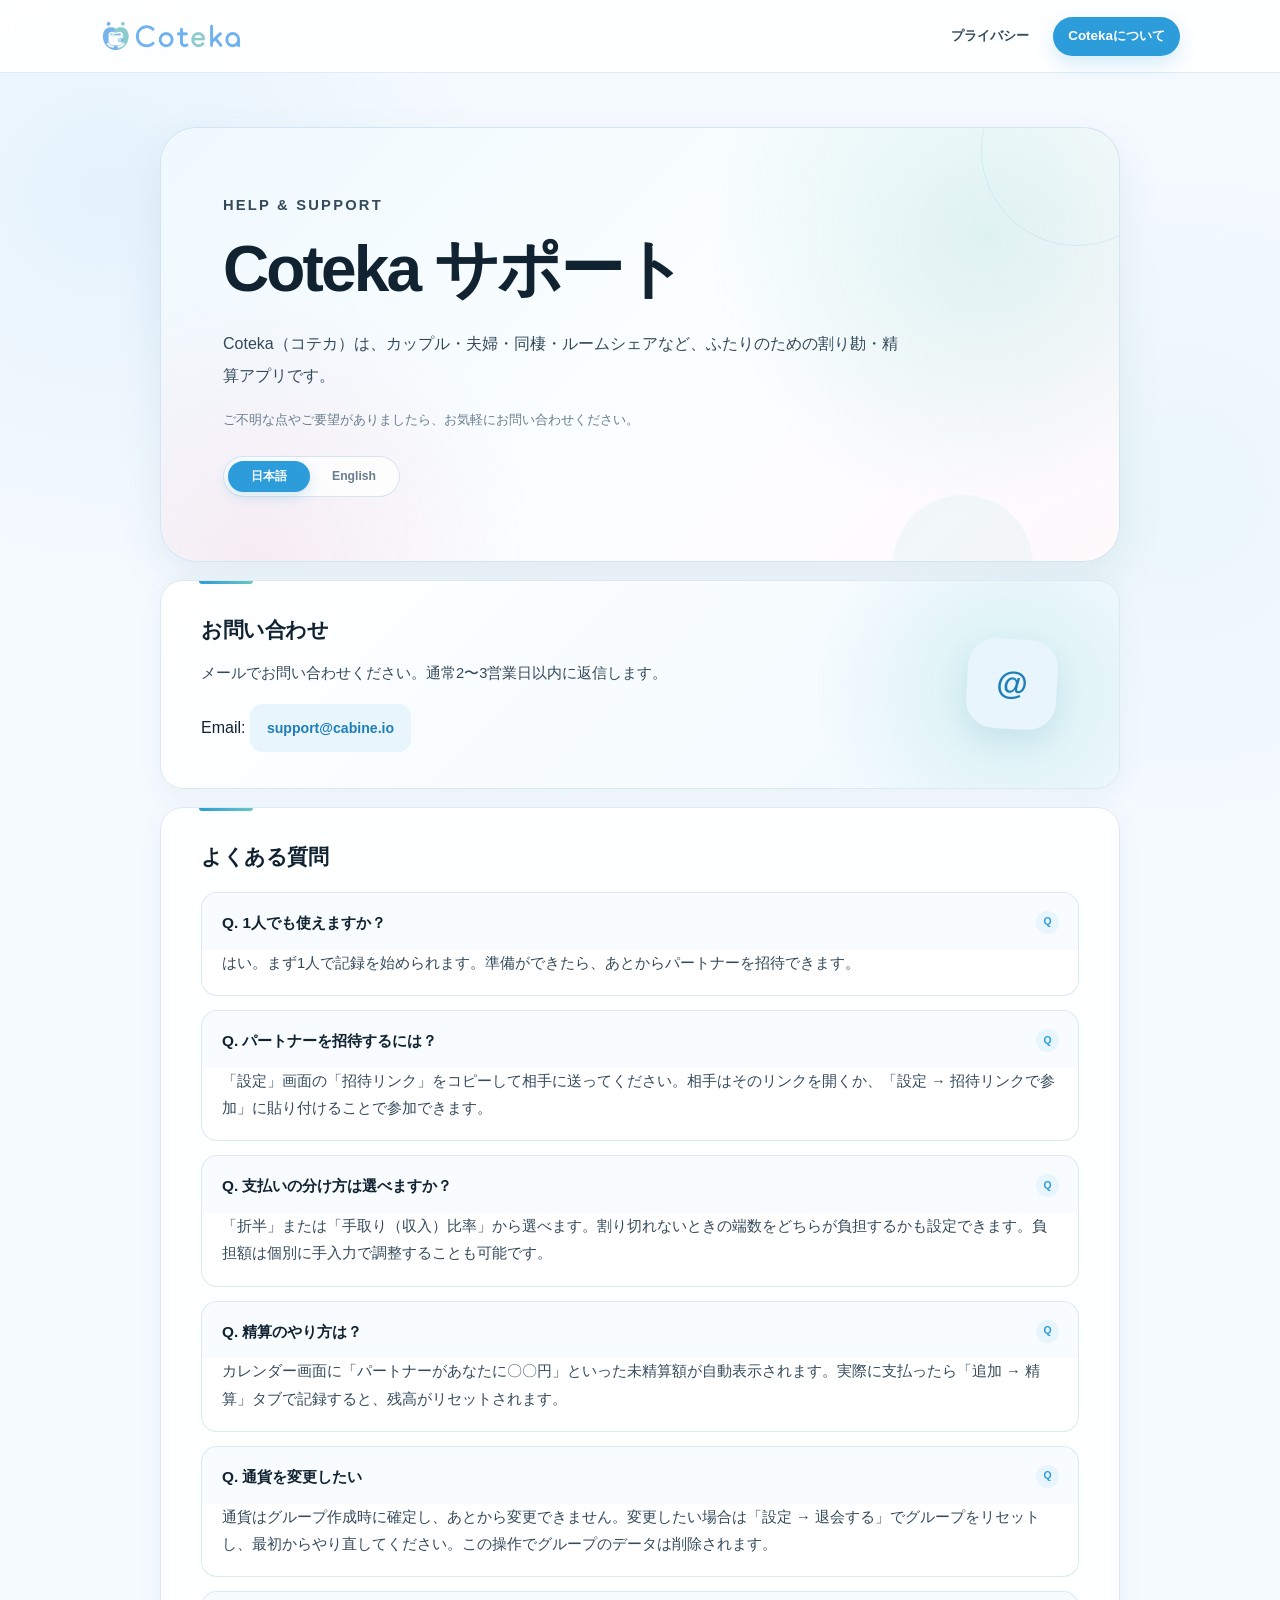
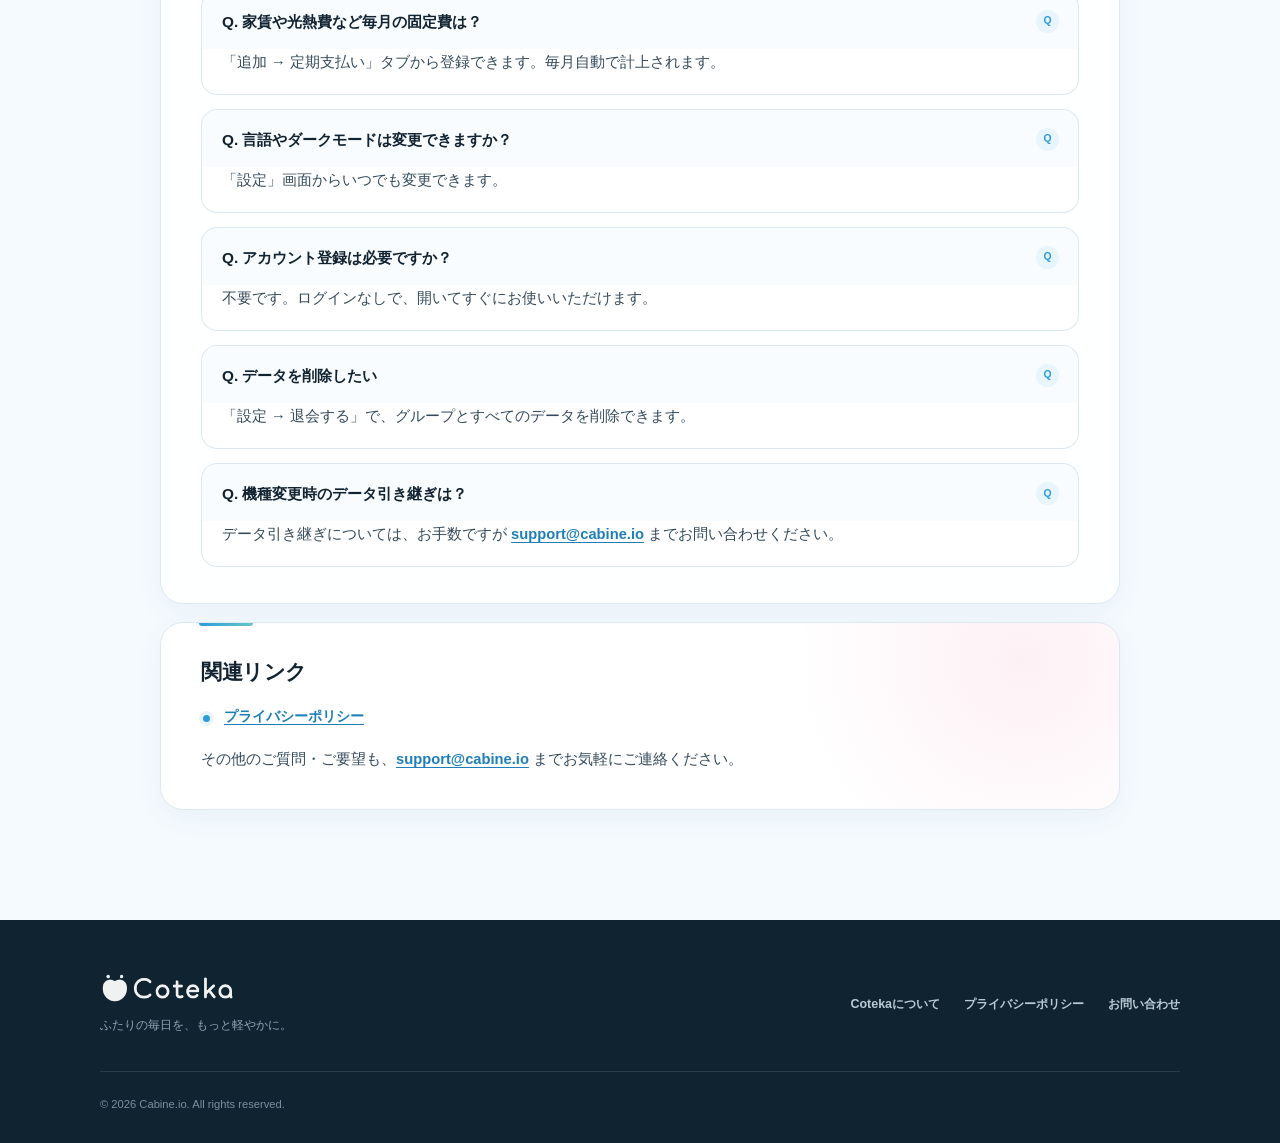
<file: coteka/support/index.html>
<!doctype html>
<html lang="ja">
  <head>
    <meta charset="utf-8">
    <meta name="viewport" content="width=device-width, initial-scale=1">
    <title>Coteka サポート</title>
    <meta name="description" content="Coteka のサポートページです。お問い合わせ先とよくある質問をご案内します。">
    <link rel="canonical" href="https://cabine.io/coteka/support/">
    <link rel="alternate" hreflang="ja" href="https://cabine.io/coteka/support/">
    <link rel="alternate" hreflang="en" href="https://cabine.io/coteka/support/en/">
    <meta name="theme-color" content="#f5faff">
    <link rel="icon" type="image/png" href="../../assets/coteka-icon.png">
    <link rel="apple-touch-icon" href="../../assets/coteka-icon.png">
    <link rel="stylesheet" href="../legal.css?v=20260729-1">
  </head>
  <body>
    <header class="legal-site-header">
      <nav class="legal-nav" aria-label="メインナビゲーション">
        <a class="legal-brand" href="../" aria-label="Coteka ホーム">
          <img src="../assets/coteka-wordmark.png" width="1953" height="478" alt="Coteka">
        </a>
        <div class="legal-nav-links">
          <a href="../privacy/">プライバシー</a>
          <a class="legal-home-button" href="../">Cotekaについて</a>
        </div>
      </nav>
    </header>
    <main class="legal-page support-page">
      <header class="policy-hero" aria-labelledby="page-title">
        <p class="hero-kicker">HELP &amp; SUPPORT</p>
        <h1 id="page-title">Coteka サポート</h1>
        <p class="lead">Coteka（コテカ）は、カップル・夫婦・同棲・ルームシェアなど、ふたりのための割り勘・精算アプリです。</p>
        <p class="meta">ご不明な点やご要望がありましたら、お気軽にお問い合わせください。</p>
        <nav class="language-nav" aria-label="Language">
          <span aria-current="page">日本語</span>
          <a href="./en/" lang="en">English</a>
        </nav>
      </header>

      <section class="contact-panel" aria-labelledby="contact">
        <h2 id="contact">お問い合わせ</h2>
        <p>メールでお問い合わせください。通常2〜3営業日以内に返信します。</p>
        <address>
          Email: <a href="mailto:support@cabine.io">support@cabine.io</a>
        </address>
      </section>

      <section class="faq-section" aria-labelledby="faq">
        <h2 id="faq">よくある質問</h2>

        <h3>Q. 1人でも使えますか？</h3>
        <p>はい。まず1人で記録を始められます。準備ができたら、あとからパートナーを招待できます。</p>

        <h3>Q. パートナーを招待するには？</h3>
        <p>「設定」画面の「招待リンク」をコピーして相手に送ってください。相手はそのリンクを開くか、「設定 → 招待リンクで参加」に貼り付けることで参加できます。</p>

        <h3>Q. 支払いの分け方は選べますか？</h3>
        <p>「折半」または「手取り（収入）比率」から選べます。割り切れないときの端数をどちらが負担するかも設定できます。負担額は個別に手入力で調整することも可能です。</p>

        <h3>Q. 精算のやり方は？</h3>
        <p>カレンダー画面に「パートナーがあなたに〇〇円」といった未精算額が自動表示されます。実際に支払ったら「追加 → 精算」タブで記録すると、残高がリセットされます。</p>

        <h3>Q. 通貨を変更したい</h3>
        <p>通貨はグループ作成時に確定し、あとから変更できません。変更したい場合は「設定 → 退会する」でグループをリセットし、最初からやり直してください。この操作でグループのデータは削除されます。</p>

        <h3>Q. 家賃や光熱費など毎月の固定費は？</h3>
        <p>「追加 → 定期支払い」タブから登録できます。毎月自動で計上されます。</p>

        <h3>Q. 言語やダークモードは変更できますか？</h3>
        <p>「設定」画面からいつでも変更できます。</p>

        <h3>Q. アカウント登録は必要ですか？</h3>
        <p>不要です。ログインなしで、開いてすぐにお使いいただけます。</p>

        <h3>Q. データを削除したい</h3>
        <p>「設定 → 退会する」で、グループとすべてのデータを削除できます。</p>

        <h3>Q. 機種変更時のデータ引き継ぎは？</h3>
        <p>データ引き継ぎについては、お手数ですが <a href="mailto:support@cabine.io">support@cabine.io</a> までお問い合わせください。</p>
      </section>

      <section class="links-section" aria-labelledby="links">
        <h2 id="links">関連リンク</h2>
        <ul>
          <li><a href="../privacy/">プライバシーポリシー</a></li>
        </ul>
        <p>その他のご質問・ご要望も、<a href="mailto:support@cabine.io">support@cabine.io</a> までお気軽にご連絡ください。</p>
      </section>
    </main>
    <footer class="legal-footer">
      <div class="legal-footer-inner">
        <div class="legal-footer-brand">
          <img src="../assets/coteka-wordmark.png" width="1953" height="478" alt="Coteka">
          <p>ふたりの毎日を、もっと軽やかに。</p>
        </div>
        <nav class="legal-footer-links" aria-label="フッターナビゲーション">
          <a href="../">Cotekaについて</a>
          <a href="../privacy/">プライバシーポリシー</a>
          <a href="mailto:support@cabine.io">お問い合わせ</a>
        </nav>
      </div>
      <div class="legal-footer-bottom"><p>&copy; 2026 Cabine.io. All rights reserved.</p></div>
    </footer>
  </body>
</html>
</file>
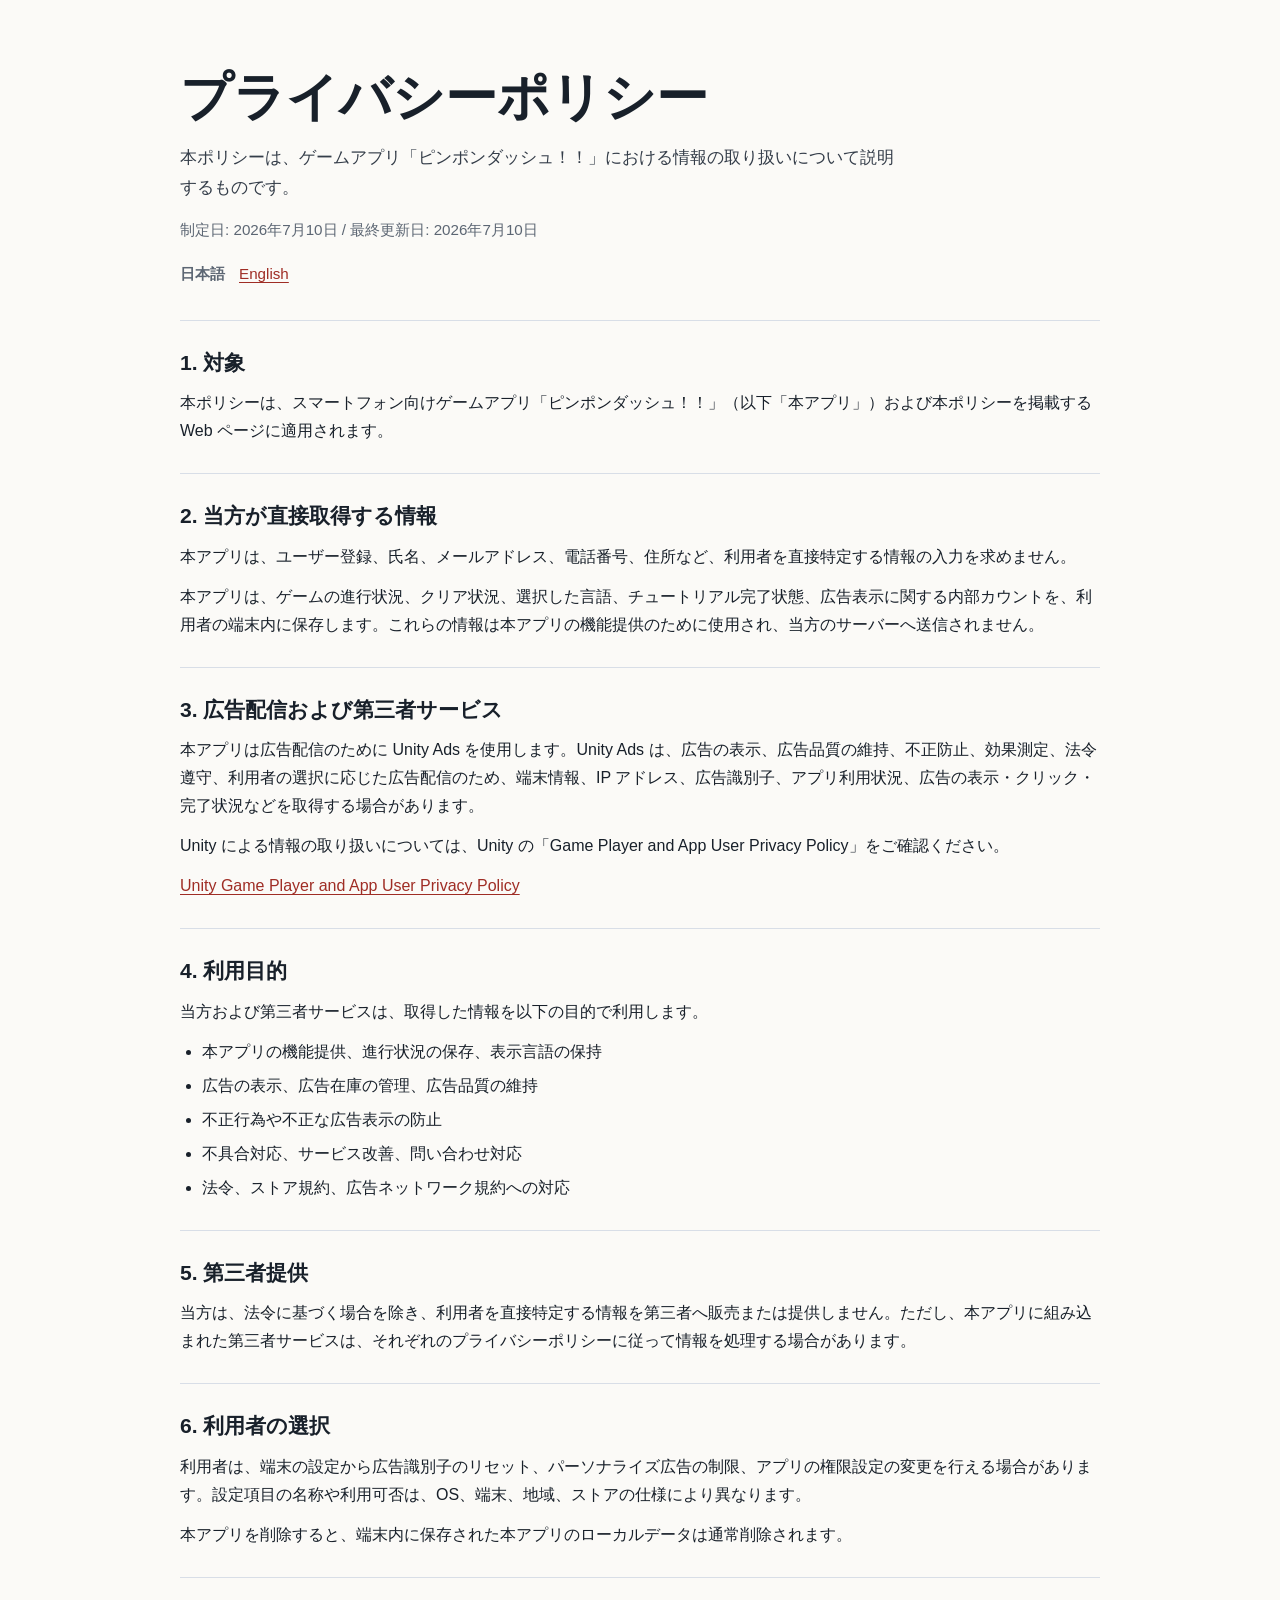
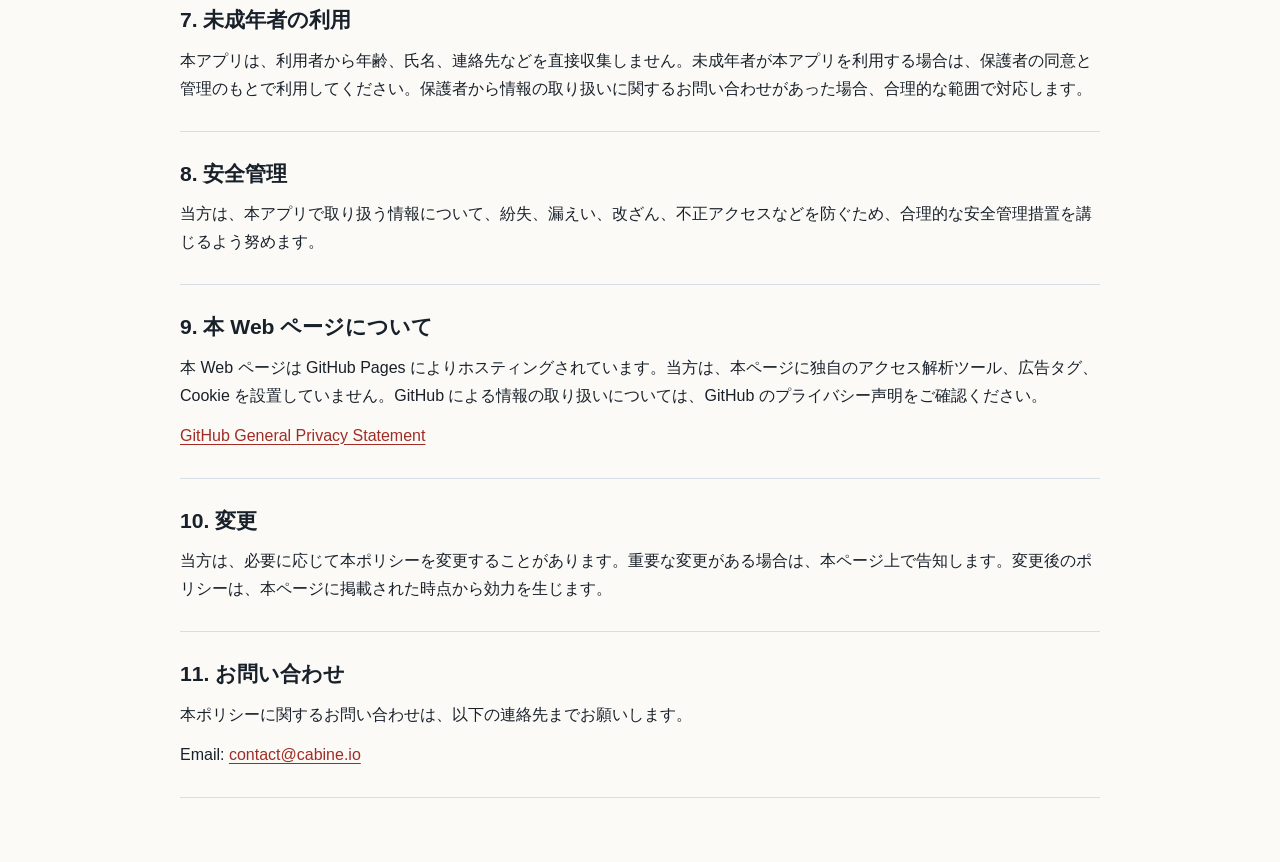
<file: ding-dong-dash/privacy/index.html>
<!doctype html>
<html lang="ja">
  <head>
    <meta charset="utf-8">
    <meta name="viewport" content="width=device-width, initial-scale=1">
    <title>プライバシーポリシー</title>
    <meta name="description" content="ピンポンダッシュ！！ のプライバシーポリシーです。">
    <link rel="canonical" href="https://cabine.io/ding-dong-dash/privacy/">
    <link rel="alternate" hreflang="ja" href="https://cabine.io/ding-dong-dash/privacy/">
    <link rel="alternate" hreflang="en" href="https://cabine.io/ding-dong-dash/privacy/en/">
    <link rel="icon" type="image/png" href="/assets/logo.png">
    <link rel="stylesheet" href="/styles.css?v=20260710-3">
  </head>
  <body>
    <main class="policy-page">
      <header class="policy-hero" aria-labelledby="page-title">
        <h1 id="page-title">プライバシーポリシー</h1>
        <p class="lead">本ポリシーは、ゲームアプリ「ピンポンダッシュ！！」における情報の取り扱いについて説明するものです。</p>
        <p class="meta">制定日: 2026年7月10日 / 最終更新日: 2026年7月10日</p>
        <nav class="language-nav" aria-label="Language">
          <span aria-current="page">日本語</span>
          <a href="/ding-dong-dash/privacy/en/" lang="en">English</a>
        </nav>
      </header>

      <section aria-labelledby="scope">
        <h2 id="scope">1. 対象</h2>
        <p>本ポリシーは、スマートフォン向けゲームアプリ「ピンポンダッシュ！！」（以下「本アプリ」）および本ポリシーを掲載する Web ページに適用されます。</p>
      </section>

      <section aria-labelledby="direct-collection">
        <h2 id="direct-collection">2. 当方が直接取得する情報</h2>
        <p>本アプリは、ユーザー登録、氏名、メールアドレス、電話番号、住所など、利用者を直接特定する情報の入力を求めません。</p>
        <p>本アプリは、ゲームの進行状況、クリア状況、選択した言語、チュートリアル完了状態、広告表示に関する内部カウントを、利用者の端末内に保存します。これらの情報は本アプリの機能提供のために使用され、当方のサーバーへ送信されません。</p>
      </section>

      <section aria-labelledby="third-party">
        <h2 id="third-party">3. 広告配信および第三者サービス</h2>
        <p>本アプリは広告配信のために Unity Ads を使用します。Unity Ads は、広告の表示、広告品質の維持、不正防止、効果測定、法令遵守、利用者の選択に応じた広告配信のため、端末情報、IP アドレス、広告識別子、アプリ利用状況、広告の表示・クリック・完了状況などを取得する場合があります。</p>
        <p>Unity による情報の取り扱いについては、Unity の「Game Player and App User Privacy Policy」をご確認ください。</p>
        <p><a href="https://unity.com/legal/game-player-and-app-user-privacy-policy" rel="noopener">Unity Game Player and App User Privacy Policy</a></p>
      </section>

      <section aria-labelledby="purpose">
        <h2 id="purpose">4. 利用目的</h2>
        <p>当方および第三者サービスは、取得した情報を以下の目的で利用します。</p>
        <ul>
          <li>本アプリの機能提供、進行状況の保存、表示言語の保持</li>
          <li>広告の表示、広告在庫の管理、広告品質の維持</li>
          <li>不正行為や不正な広告表示の防止</li>
          <li>不具合対応、サービス改善、問い合わせ対応</li>
          <li>法令、ストア規約、広告ネットワーク規約への対応</li>
        </ul>
      </section>

      <section aria-labelledby="sharing">
        <h2 id="sharing">5. 第三者提供</h2>
        <p>当方は、法令に基づく場合を除き、利用者を直接特定する情報を第三者へ販売または提供しません。ただし、本アプリに組み込まれた第三者サービスは、それぞれのプライバシーポリシーに従って情報を処理する場合があります。</p>
      </section>

      <section aria-labelledby="choices">
        <h2 id="choices">6. 利用者の選択</h2>
        <p>利用者は、端末の設定から広告識別子のリセット、パーソナライズ広告の制限、アプリの権限設定の変更を行える場合があります。設定項目の名称や利用可否は、OS、端末、地域、ストアの仕様により異なります。</p>
        <p>本アプリを削除すると、端末内に保存された本アプリのローカルデータは通常削除されます。</p>
      </section>

      <section aria-labelledby="children">
        <h2 id="children">7. 未成年者の利用</h2>
        <p>本アプリは、利用者から年齢、氏名、連絡先などを直接収集しません。未成年者が本アプリを利用する場合は、保護者の同意と管理のもとで利用してください。保護者から情報の取り扱いに関するお問い合わせがあった場合、合理的な範囲で対応します。</p>
      </section>

      <section aria-labelledby="security">
        <h2 id="security">8. 安全管理</h2>
        <p>当方は、本アプリで取り扱う情報について、紛失、漏えい、改ざん、不正アクセスなどを防ぐため、合理的な安全管理措置を講じるよう努めます。</p>
      </section>

      <section aria-labelledby="web">
        <h2 id="web">9. 本 Web ページについて</h2>
        <p>本 Web ページは GitHub Pages によりホスティングされています。当方は、本ページに独自のアクセス解析ツール、広告タグ、Cookie を設置していません。GitHub による情報の取り扱いについては、GitHub のプライバシー声明をご確認ください。</p>
        <p><a href="https://docs.github.com/en/site-policy/privacy-policies/github-general-privacy-statement" rel="noopener">GitHub General Privacy Statement</a></p>
      </section>

      <section aria-labelledby="changes">
        <h2 id="changes">10. 変更</h2>
        <p>当方は、必要に応じて本ポリシーを変更することがあります。重要な変更がある場合は、本ページ上で告知します。変更後のポリシーは、本ページに掲載された時点から効力を生じます。</p>
      </section>

      <section aria-labelledby="contact">
        <h2 id="contact">11. お問い合わせ</h2>
        <p>本ポリシーに関するお問い合わせは、以下の連絡先までお願いします。</p>
        <address>
          Email: <a href="mailto:contact@cabine.io">contact@cabine.io</a>
        </address>
      </section>

    </main>
  </body>
</html>
</file>
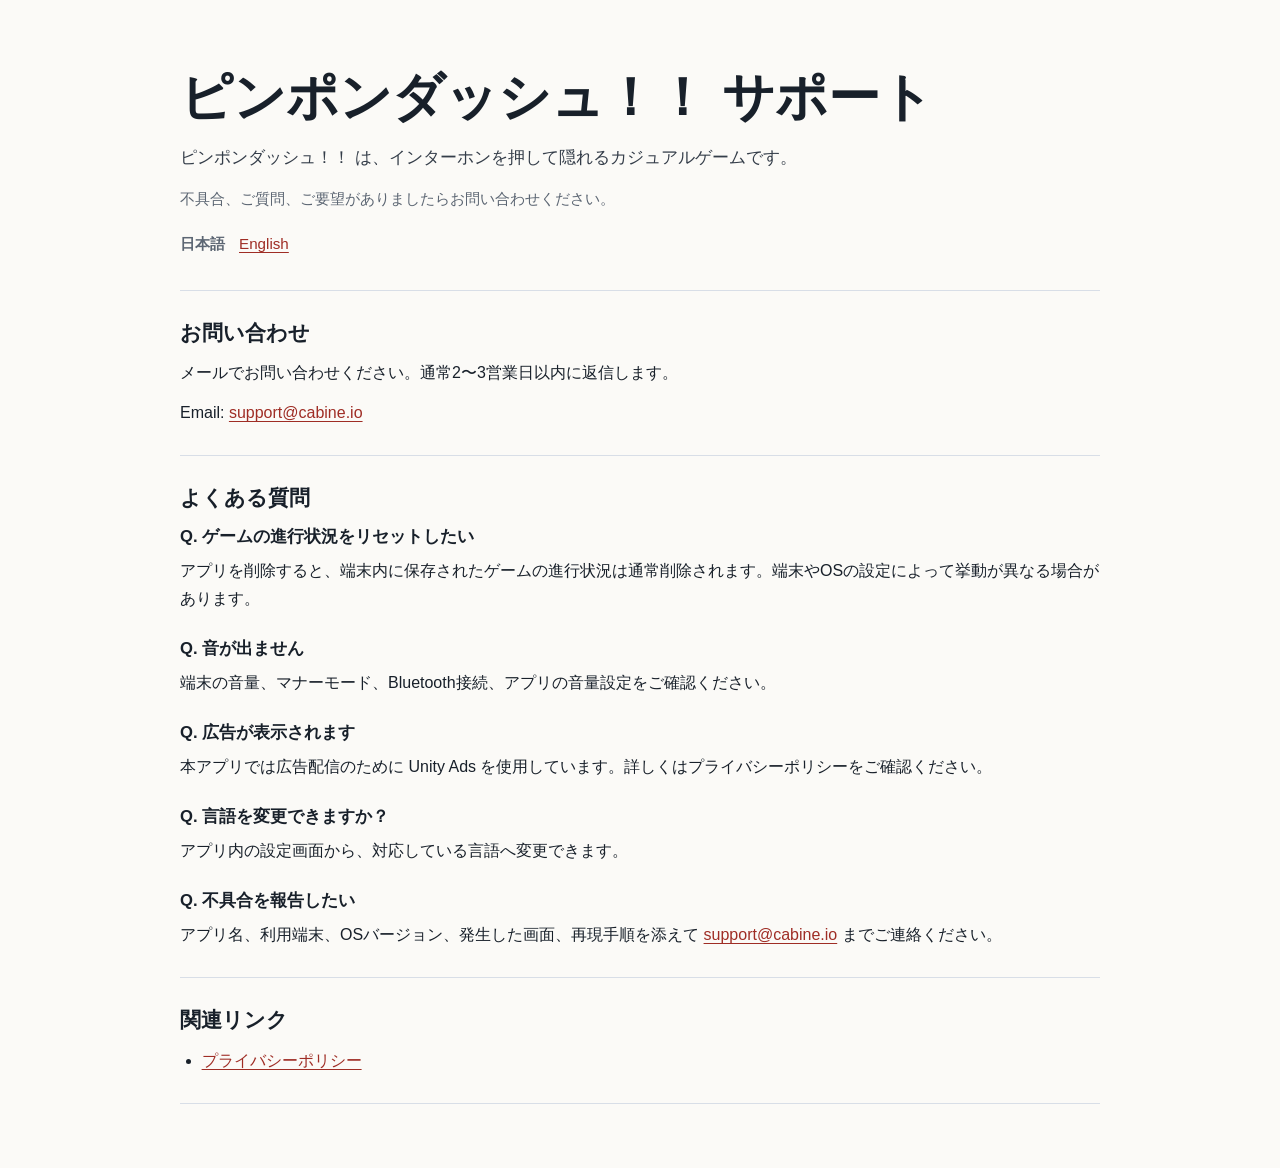
<file: ding-dong-dash/support/index.html>
<!doctype html>
<html lang="ja">
  <head>
    <meta charset="utf-8">
    <meta name="viewport" content="width=device-width, initial-scale=1">
    <title>ピンポンダッシュ！！ サポート</title>
    <meta name="description" content="ピンポンダッシュ！！ のサポートページです。お問い合わせ先とよくある質問をご案内します。">
    <link rel="canonical" href="https://cabine.io/ding-dong-dash/support/">
    <link rel="alternate" hreflang="ja" href="https://cabine.io/ding-dong-dash/support/">
    <link rel="alternate" hreflang="en" href="https://cabine.io/ding-dong-dash/support/en/">
    <link rel="icon" type="image/png" href="/assets/logo.png">
    <link rel="stylesheet" href="/styles.css?v=20260712-1">
  </head>
  <body>
    <main class="policy-page">
      <header class="policy-hero" aria-labelledby="page-title">
        <h1 id="page-title">ピンポンダッシュ！！ サポート</h1>
        <p class="lead">ピンポンダッシュ！！ は、インターホンを押して隠れるカジュアルゲームです。</p>
        <p class="meta">不具合、ご質問、ご要望がありましたらお問い合わせください。</p>
        <nav class="language-nav" aria-label="Language">
          <span aria-current="page">日本語</span>
          <a href="/ding-dong-dash/support/en/" lang="en">English</a>
        </nav>
      </header>

      <section aria-labelledby="contact">
        <h2 id="contact">お問い合わせ</h2>
        <p>メールでお問い合わせください。通常2〜3営業日以内に返信します。</p>
        <address>
          Email: <a href="mailto:support@cabine.io">support@cabine.io</a>
        </address>
      </section>

      <section aria-labelledby="faq">
        <h2 id="faq">よくある質問</h2>

        <h3>Q. ゲームの進行状況をリセットしたい</h3>
        <p>アプリを削除すると、端末内に保存されたゲームの進行状況は通常削除されます。端末やOSの設定によって挙動が異なる場合があります。</p>

        <h3>Q. 音が出ません</h3>
        <p>端末の音量、マナーモード、Bluetooth接続、アプリの音量設定をご確認ください。</p>

        <h3>Q. 広告が表示されます</h3>
        <p>本アプリでは広告配信のために Unity Ads を使用しています。詳しくはプライバシーポリシーをご確認ください。</p>

        <h3>Q. 言語を変更できますか？</h3>
        <p>アプリ内の設定画面から、対応している言語へ変更できます。</p>

        <h3>Q. 不具合を報告したい</h3>
        <p>アプリ名、利用端末、OSバージョン、発生した画面、再現手順を添えて <a href="mailto:support@cabine.io">support@cabine.io</a> までご連絡ください。</p>
      </section>

      <section aria-labelledby="links">
        <h2 id="links">関連リンク</h2>
        <ul>
          <li><a href="/ding-dong-dash/privacy/">プライバシーポリシー</a></li>
        </ul>
      </section>
    </main>
  </body>
</html>
</file>
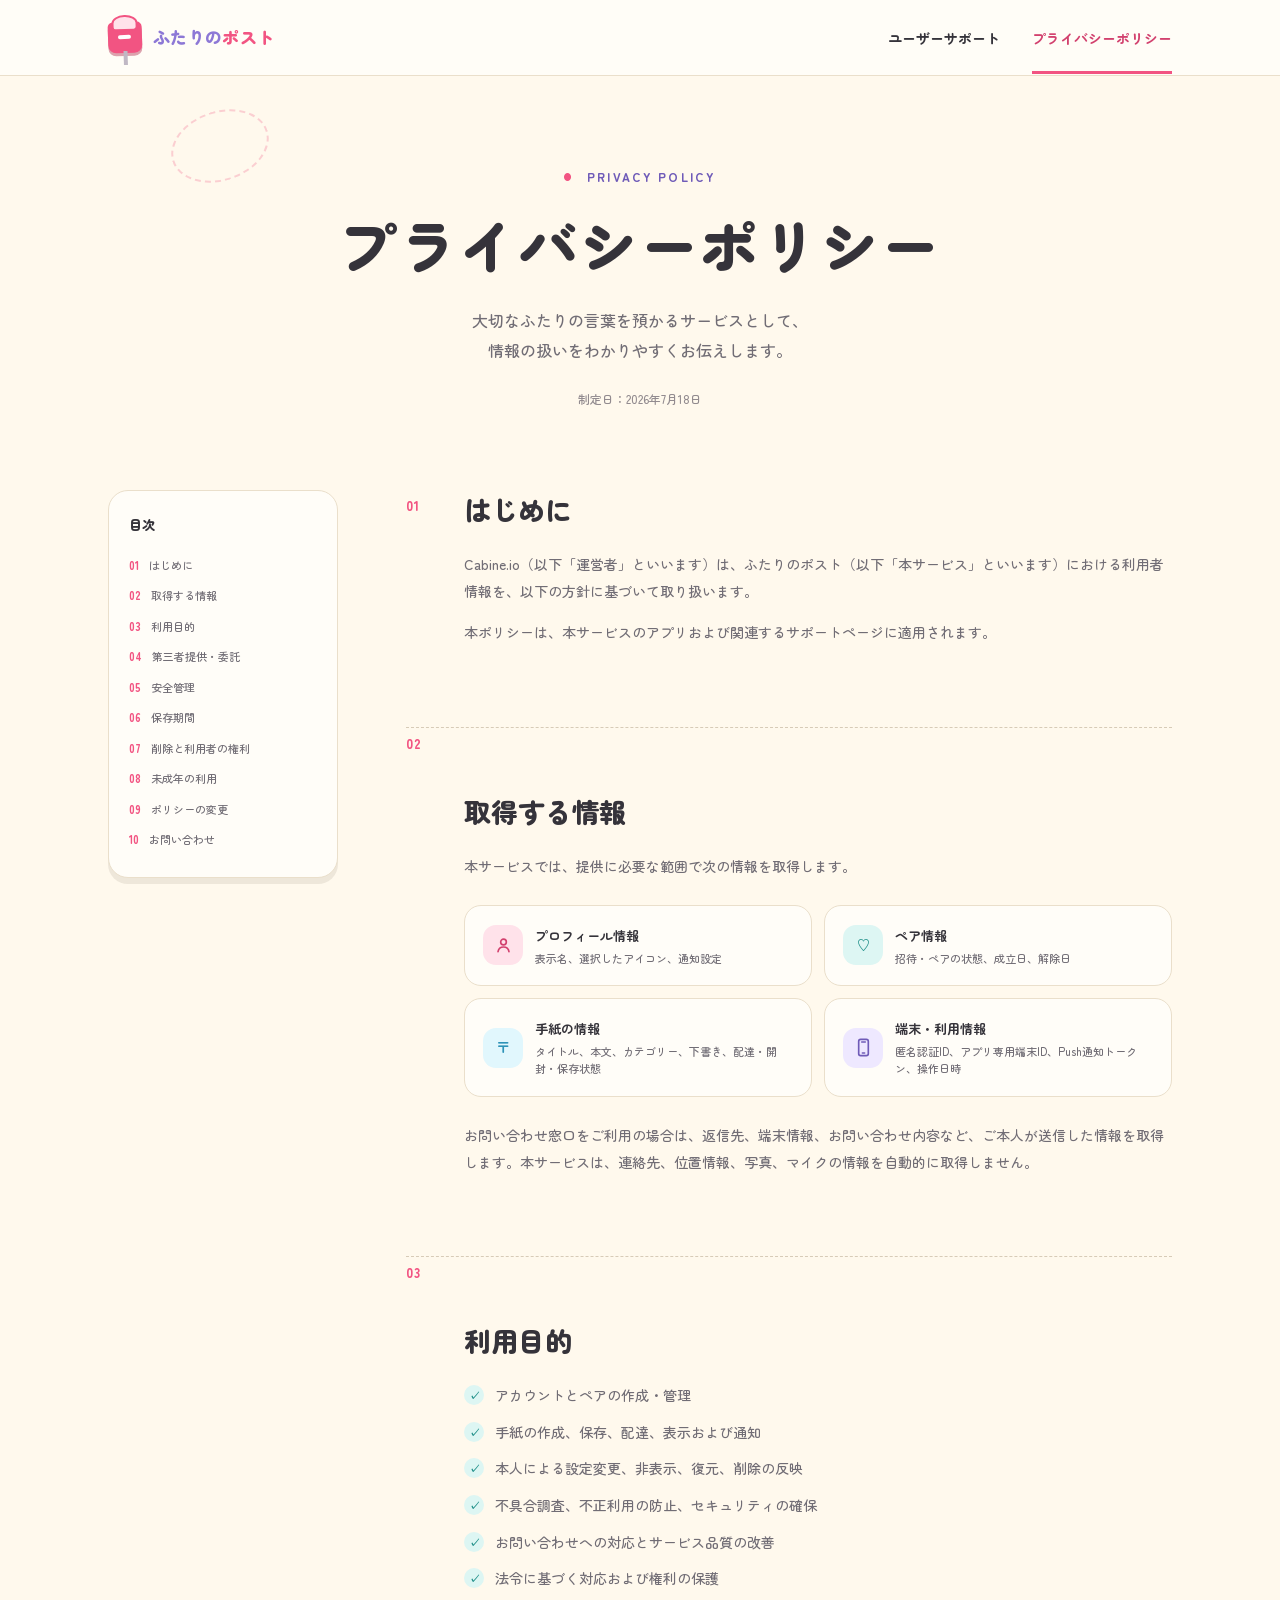
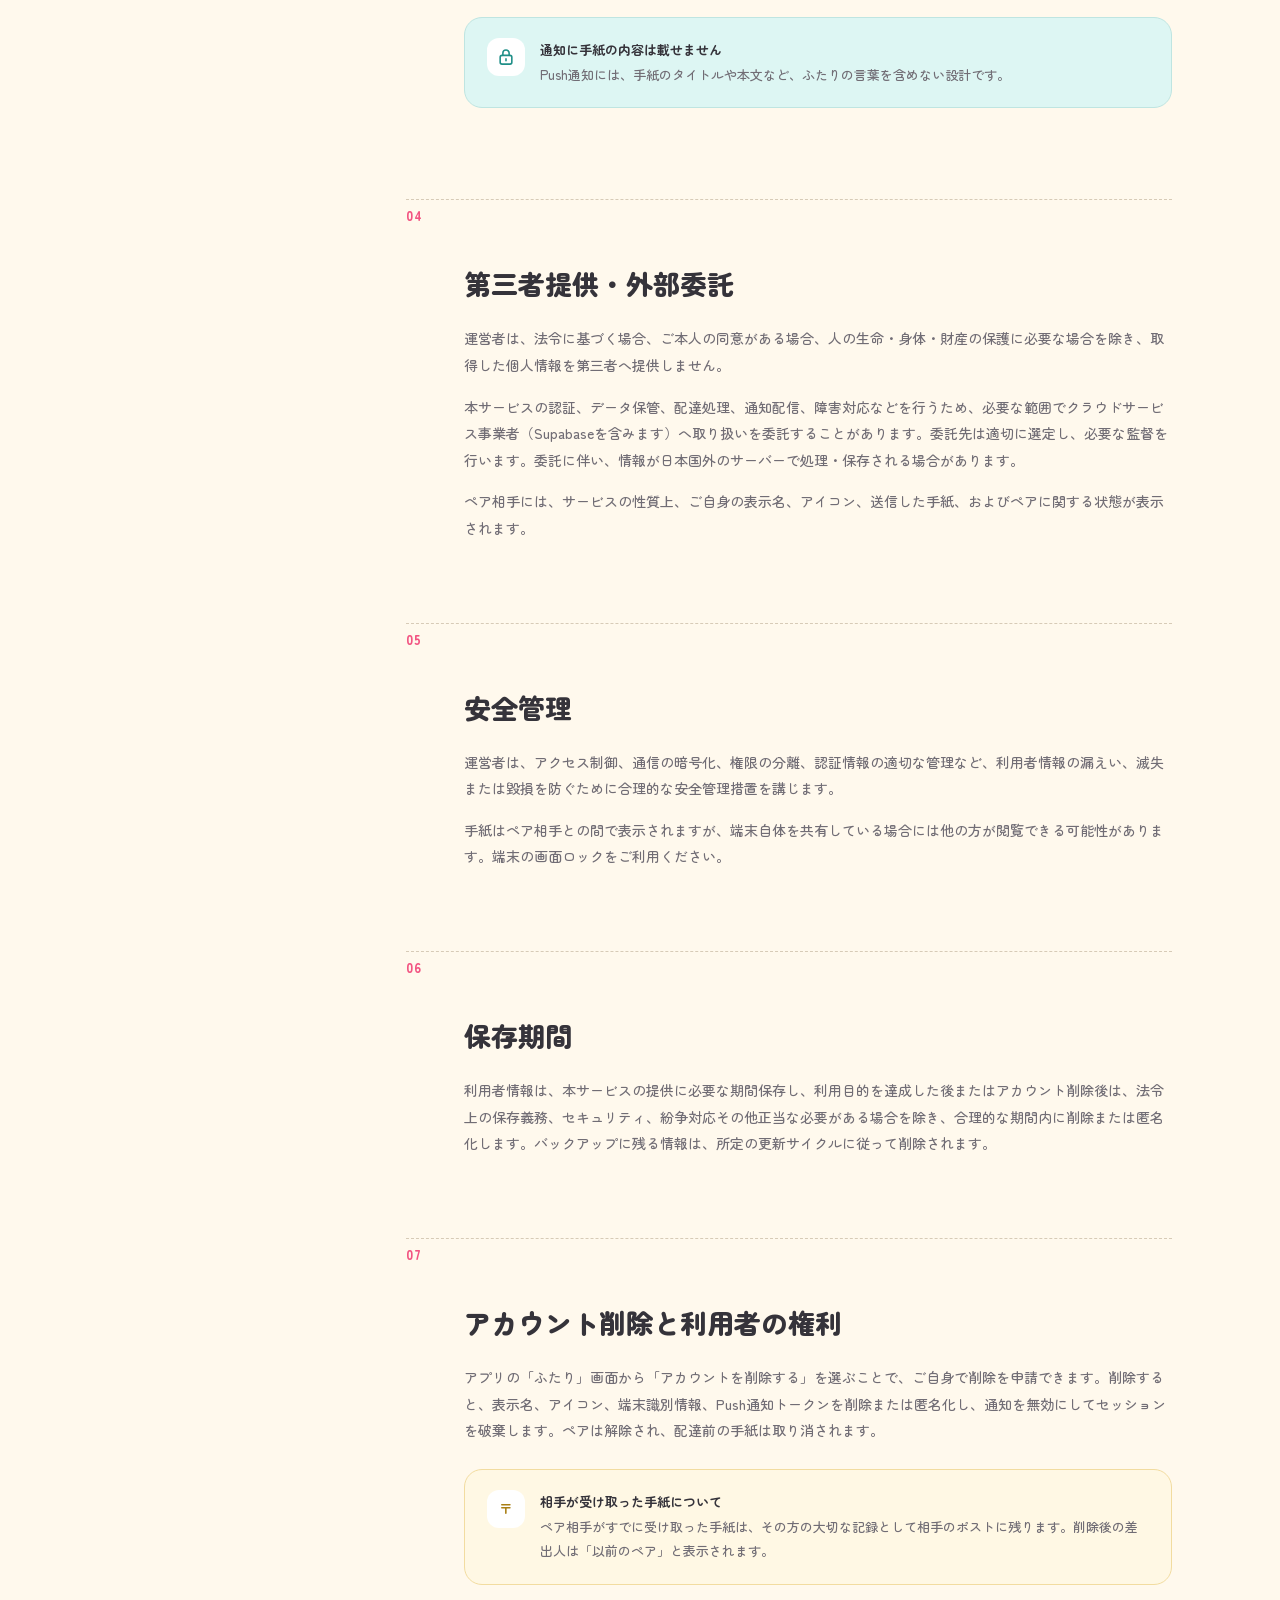
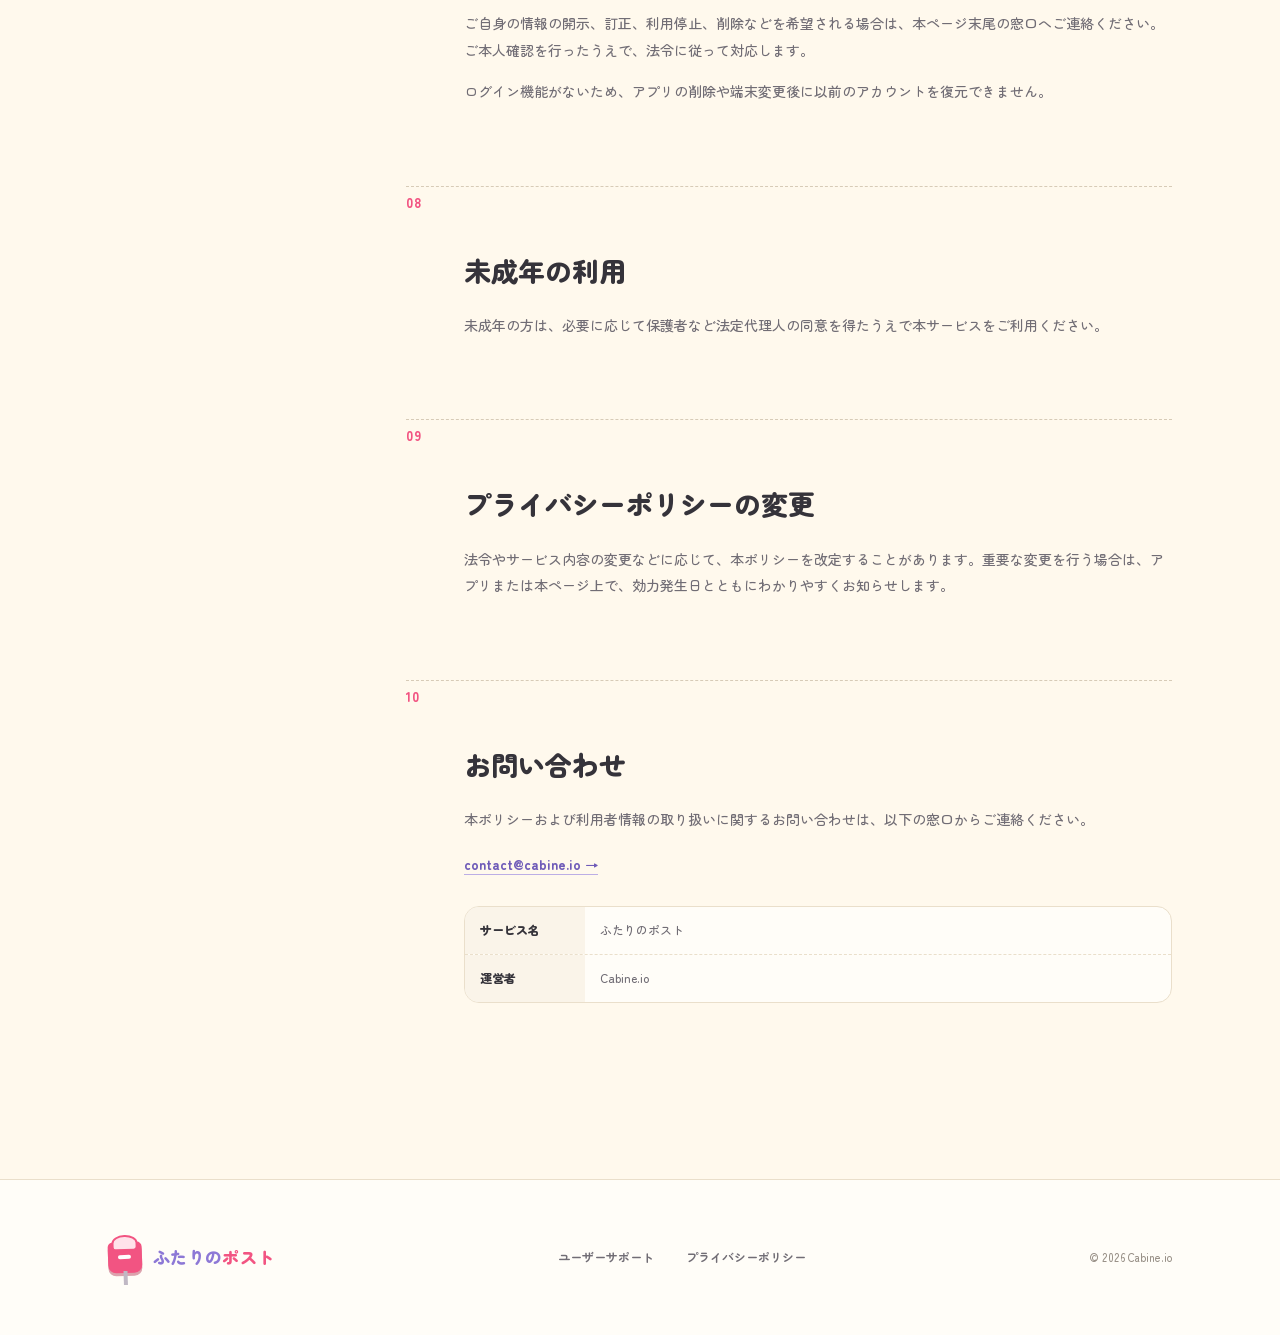
<file: hutari-post/privacy/index.html>
<!doctype html>
<html lang="ja">
  <head>
    <meta charset="utf-8">
    <meta name="viewport" content="width=device-width, initial-scale=1">
    <title>プライバシーポリシー｜ふたりのポスト</title>
    <meta name="description" content="ふたりのポストにおける利用者情報の取り扱いについてご案内します。">
    <link rel="canonical" href="https://cabine.io/hutari-post/privacy/">
    <link rel="icon" type="image/png" href="/assets/logo.png">
    <link rel="apple-touch-icon" href="/assets/logo.png">
    <link rel="stylesheet" href="/hutari-post/styles.css?v=20260718-2">
  </head>
  <body>
    <div class="site-shell">
      <header class="site-header">
        <div class="header-inner">
          <a class="brand" href="/hutari-post/support/" aria-label="ふたりのポスト サポートトップ">
            <span class="brand-mark" aria-hidden="true"><i></i></span>
            <span><b>ふたりの</b>ポスト</span>
          </a>
          <nav aria-label="メインナビゲーション">
            <a href="/hutari-post/support/">ユーザーサポート</a>
            <a class="active" href="/hutari-post/privacy/">プライバシーポリシー</a>
          </nav>
        </div>
      </header>

      <main>
        <section class="privacy-hero">
          <p class="eyebrow"><span aria-hidden="true">●</span> PRIVACY POLICY</p>
          <h1>プライバシーポリシー</h1>
          <p>大切なふたりの言葉を預かるサービスとして、<br>情報の扱いをわかりやすくお伝えします。</p>
          <time datetime="2026-07-18">制定日：2026年7月18日</time>
        </section>

        <div class="privacy-layout">
          <aside class="toc" aria-label="目次">
            <p>目次</p>
            <ol>
              <li><a href="#introduction"><span>01</span>はじめに</a></li>
              <li><a href="#information"><span>02</span>取得する情報</a></li>
              <li><a href="#purpose"><span>03</span>利用目的</a></li>
              <li><a href="#sharing"><span>04</span>第三者提供・委託</a></li>
              <li><a href="#security"><span>05</span>安全管理</a></li>
              <li><a href="#retention"><span>06</span>保存期間</a></li>
              <li><a href="#account-deletion"><span>07</span>削除と利用者の権利</a></li>
              <li><a href="#children"><span>08</span>未成年の利用</a></li>
              <li><a href="#changes"><span>09</span>ポリシーの変更</a></li>
              <li><a href="#contact"><span>10</span>お問い合わせ</a></li>
            </ol>
          </aside>

          <article class="policy">
            <section id="introduction">
              <span class="policy-number">01</span>
              <h2>はじめに</h2>
              <p>Cabine.io（以下「運営者」といいます）は、ふたりのポスト（以下「本サービス」といいます）における利用者情報を、以下の方針に基づいて取り扱います。</p>
              <p>本ポリシーは、本サービスのアプリおよび関連するサポートページに適用されます。</p>
            </section>

            <section id="information">
              <span class="policy-number">02</span>
              <h2>取得する情報</h2>
              <p>本サービスでは、提供に必要な範囲で次の情報を取得します。</p>
              <div class="data-cards">
                <div><span aria-hidden="true"><svg viewBox="0 0 24 24" fill="none" stroke="currentColor" stroke-width="1.9" stroke-linecap="round" stroke-linejoin="round"><circle cx="12" cy="8" r="3.25"></circle><path d="M5.75 19c.55-3.35 2.65-5.25 6.25-5.25s5.7 1.9 6.25 5.25"></path></svg></span><strong>プロフィール情報</strong><p>表示名、選択したアイコン、通知設定</p></div>
                <div><span aria-hidden="true">♡</span><strong>ペア情報</strong><p>招待・ペアの状態、成立日、解除日</p></div>
                <div><span aria-hidden="true">〒</span><strong>手紙の情報</strong><p>タイトル、本文、カテゴリー、下書き、配達・開封・保存状態</p></div>
                <div><span aria-hidden="true"><svg viewBox="0 0 24 24" fill="none" stroke="currentColor" stroke-width="1.9" stroke-linecap="round" stroke-linejoin="round"><rect x="6.5" y="2.75" width="11" height="18.5" rx="2.25"></rect><path d="M10 5.75h4M10.75 18.25h2.5"></path></svg></span><strong>端末・利用情報</strong><p>匿名認証ID、アプリ専用端末ID、Push通知トークン、操作日時</p></div>
              </div>
              <p>お問い合わせ窓口をご利用の場合は、返信先、端末情報、お問い合わせ内容など、ご本人が送信した情報を取得します。本サービスは、連絡先、位置情報、写真、マイクの情報を自動的に取得しません。</p>
            </section>

            <section id="purpose">
              <span class="policy-number">03</span>
              <h2>利用目的</h2>
              <ul class="check-list">
                <li>アカウントとペアの作成・管理</li>
                <li>手紙の作成、保存、配達、表示および通知</li>
                <li>本人による設定変更、非表示、復元、削除の反映</li>
                <li>不具合調査、不正利用の防止、セキュリティの確保</li>
                <li>お問い合わせへの対応とサービス品質の改善</li>
                <li>法令に基づく対応および権利の保護</li>
              </ul>
              <div class="privacy-callout"><span aria-hidden="true"><svg viewBox="0 0 24 24" fill="none" stroke="currentColor" stroke-width="1.9" stroke-linecap="round" stroke-linejoin="round"><rect x="5" y="10" width="14" height="10.5" rx="2.25"></rect><path d="M8.25 10V7.25a3.75 3.75 0 0 1 7.5 0V10M12 14.25v2.25"></path></svg></span><p><strong>通知に手紙の内容は載せません</strong>Push通知には、手紙のタイトルや本文など、ふたりの言葉を含めない設計です。</p></div>
            </section>

            <section id="sharing">
              <span class="policy-number">04</span>
              <h2>第三者提供・外部委託</h2>
              <p>運営者は、法令に基づく場合、ご本人の同意がある場合、人の生命・身体・財産の保護に必要な場合を除き、取得した個人情報を第三者へ提供しません。</p>
              <p>本サービスの認証、データ保管、配達処理、通知配信、障害対応などを行うため、必要な範囲でクラウドサービス事業者（Supabaseを含みます）へ取り扱いを委託することがあります。委託先は適切に選定し、必要な監督を行います。委託に伴い、情報が日本国外のサーバーで処理・保存される場合があります。</p>
              <p>ペア相手には、サービスの性質上、ご自身の表示名、アイコン、送信した手紙、およびペアに関する状態が表示されます。</p>
            </section>

            <section id="security">
              <span class="policy-number">05</span>
              <h2>安全管理</h2>
              <p>運営者は、アクセス制御、通信の暗号化、権限の分離、認証情報の適切な管理など、利用者情報の漏えい、滅失または毀損を防ぐために合理的な安全管理措置を講じます。</p>
              <p>手紙はペア相手との間で表示されますが、端末自体を共有している場合には他の方が閲覧できる可能性があります。端末の画面ロックをご利用ください。</p>
            </section>

            <section id="retention">
              <span class="policy-number">06</span>
              <h2>保存期間</h2>
              <p>利用者情報は、本サービスの提供に必要な期間保存し、利用目的を達成した後またはアカウント削除後は、法令上の保存義務、セキュリティ、紛争対応その他正当な必要がある場合を除き、合理的な期間内に削除または匿名化します。バックアップに残る情報は、所定の更新サイクルに従って削除されます。</p>
            </section>

            <section id="account-deletion">
              <span class="policy-number">07</span>
              <h2>アカウント削除と利用者の権利</h2>
              <p>アプリの「ふたり」画面から「アカウントを削除する」を選ぶことで、ご自身で削除を申請できます。削除すると、表示名、アイコン、端末識別情報、Push通知トークンを削除または匿名化し、通知を無効にしてセッションを破棄します。ペアは解除され、配達前の手紙は取り消されます。</p>
              <div class="privacy-callout warm"><span aria-hidden="true">〒</span><p><strong>相手が受け取った手紙について</strong>ペア相手がすでに受け取った手紙は、その方の大切な記録として相手のポストに残ります。削除後の差出人は「以前のペア」と表示されます。</p></div>
              <p>ご自身の情報の開示、訂正、利用停止、削除などを希望される場合は、本ページ末尾の窓口へご連絡ください。ご本人確認を行ったうえで、法令に従って対応します。</p>
              <p>ログイン機能がないため、アプリの削除や端末変更後に以前のアカウントを復元できません。</p>
            </section>

            <section id="children">
              <span class="policy-number">08</span>
              <h2>未成年の利用</h2>
              <p>未成年の方は、必要に応じて保護者など法定代理人の同意を得たうえで本サービスをご利用ください。</p>
            </section>

            <section id="changes">
              <span class="policy-number">09</span>
              <h2>プライバシーポリシーの変更</h2>
              <p>法令やサービス内容の変更などに応じて、本ポリシーを改定することがあります。重要な変更を行う場合は、アプリまたは本ページ上で、効力発生日とともにわかりやすくお知らせします。</p>
            </section>

            <section id="contact">
              <span class="policy-number">10</span>
              <h2>お問い合わせ</h2>
              <p>本ポリシーおよび利用者情報の取り扱いに関するお問い合わせは、以下の窓口からご連絡ください。</p>
              <a class="text-link" href="mailto:contact@cabine.io?subject=%E3%81%B5%E3%81%9F%E3%82%8A%E3%81%AE%E3%83%9D%E3%82%B9%E3%83%88%20%E3%83%97%E3%83%A9%E3%82%A4%E3%83%90%E3%82%B7%E3%83%BC%E3%81%AE%E3%81%8A%E5%95%8F%E3%81%84%E5%90%88%E3%82%8F%E3%81%9B">contact@cabine.io →</a>
              <dl class="operator-info">
                <div><dt>サービス名</dt><dd>ふたりのポスト</dd></div>
                <div><dt>運営者</dt><dd>Cabine.io</dd></div>
              </dl>
            </section>
          </article>
        </div>
      </main>

      <footer class="site-footer">
        <div class="footer-inner">
          <a class="brand" href="/hutari-post/support/" aria-label="ふたりのポスト サポートトップ">
            <span class="brand-mark" aria-hidden="true"><i></i></span>
            <span><b>ふたりの</b>ポスト</span>
          </a>
          <nav aria-label="フッターナビゲーション">
            <a href="/hutari-post/support/">ユーザーサポート</a>
            <a href="/hutari-post/privacy/">プライバシーポリシー</a>
          </nav>
          <p>© 2026 Cabine.io</p>
        </div>
      </footer>
    </div>
  </body>
</html>
</file>
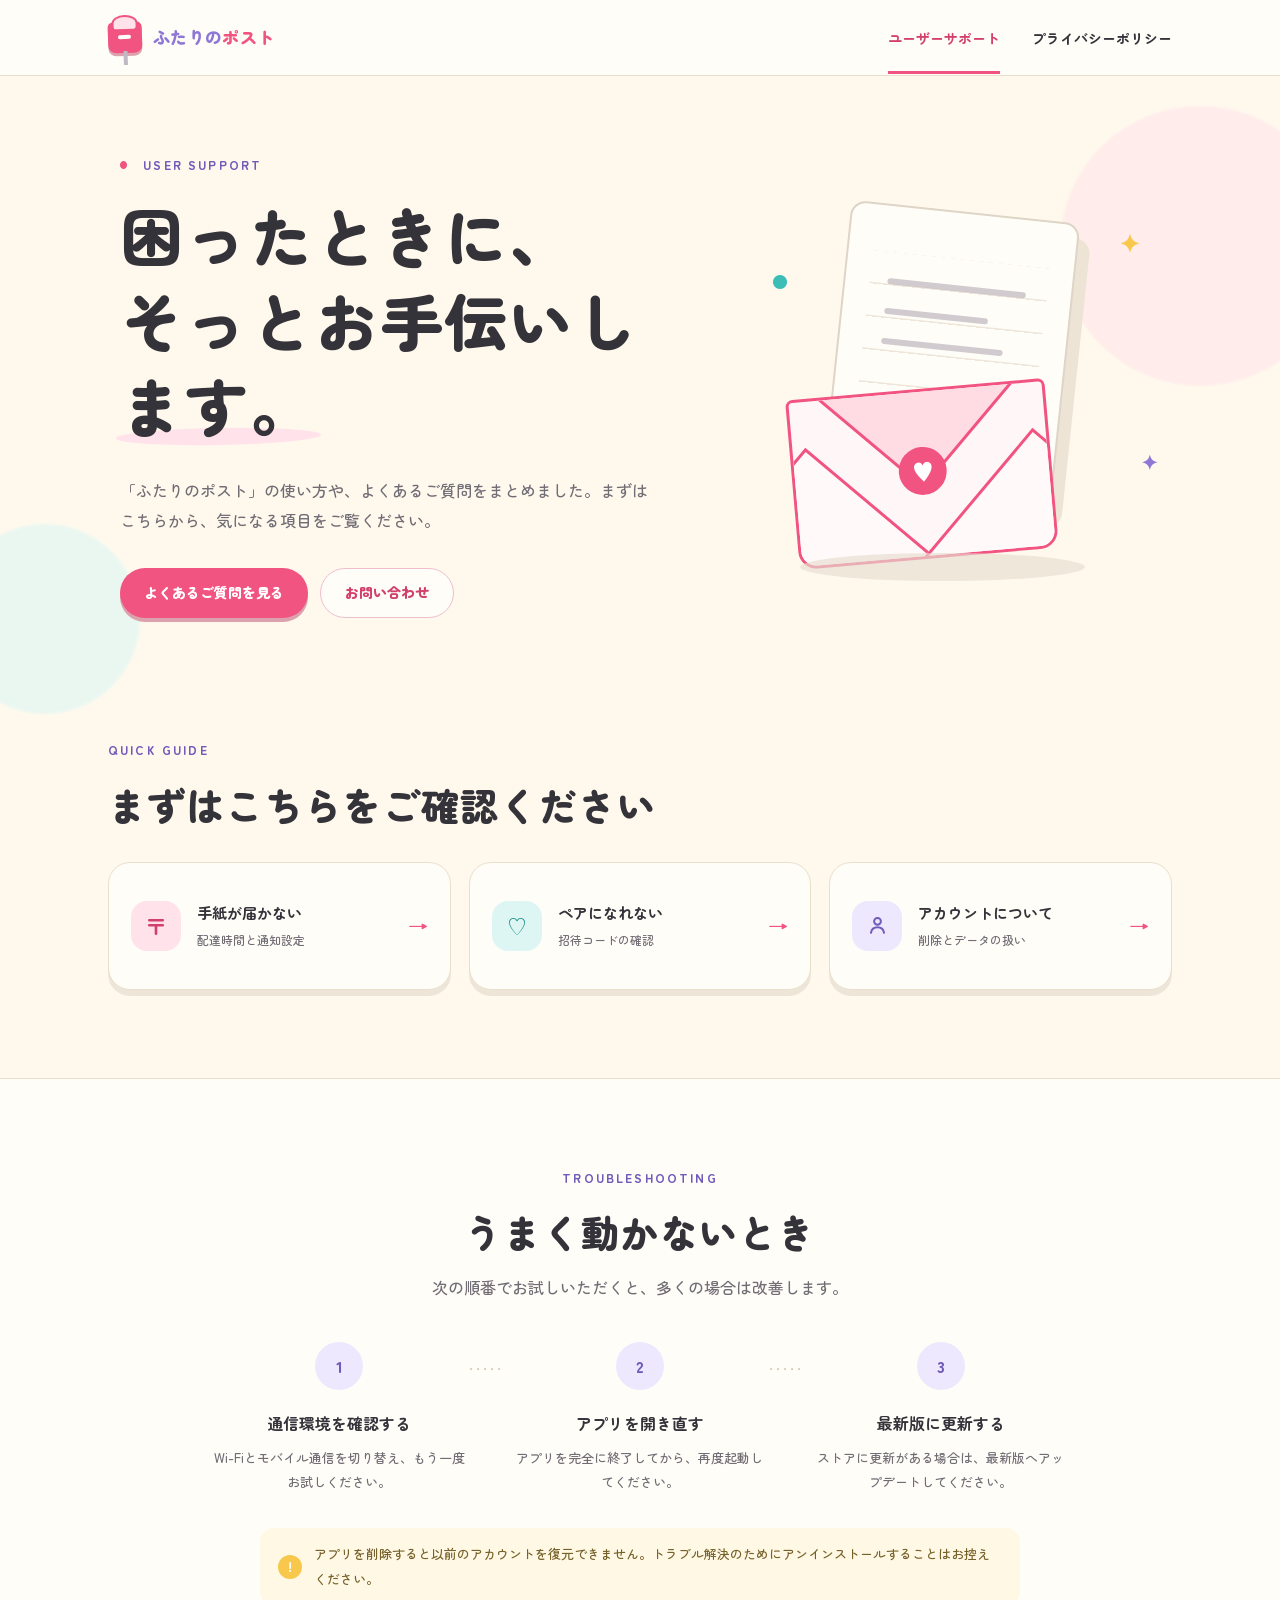
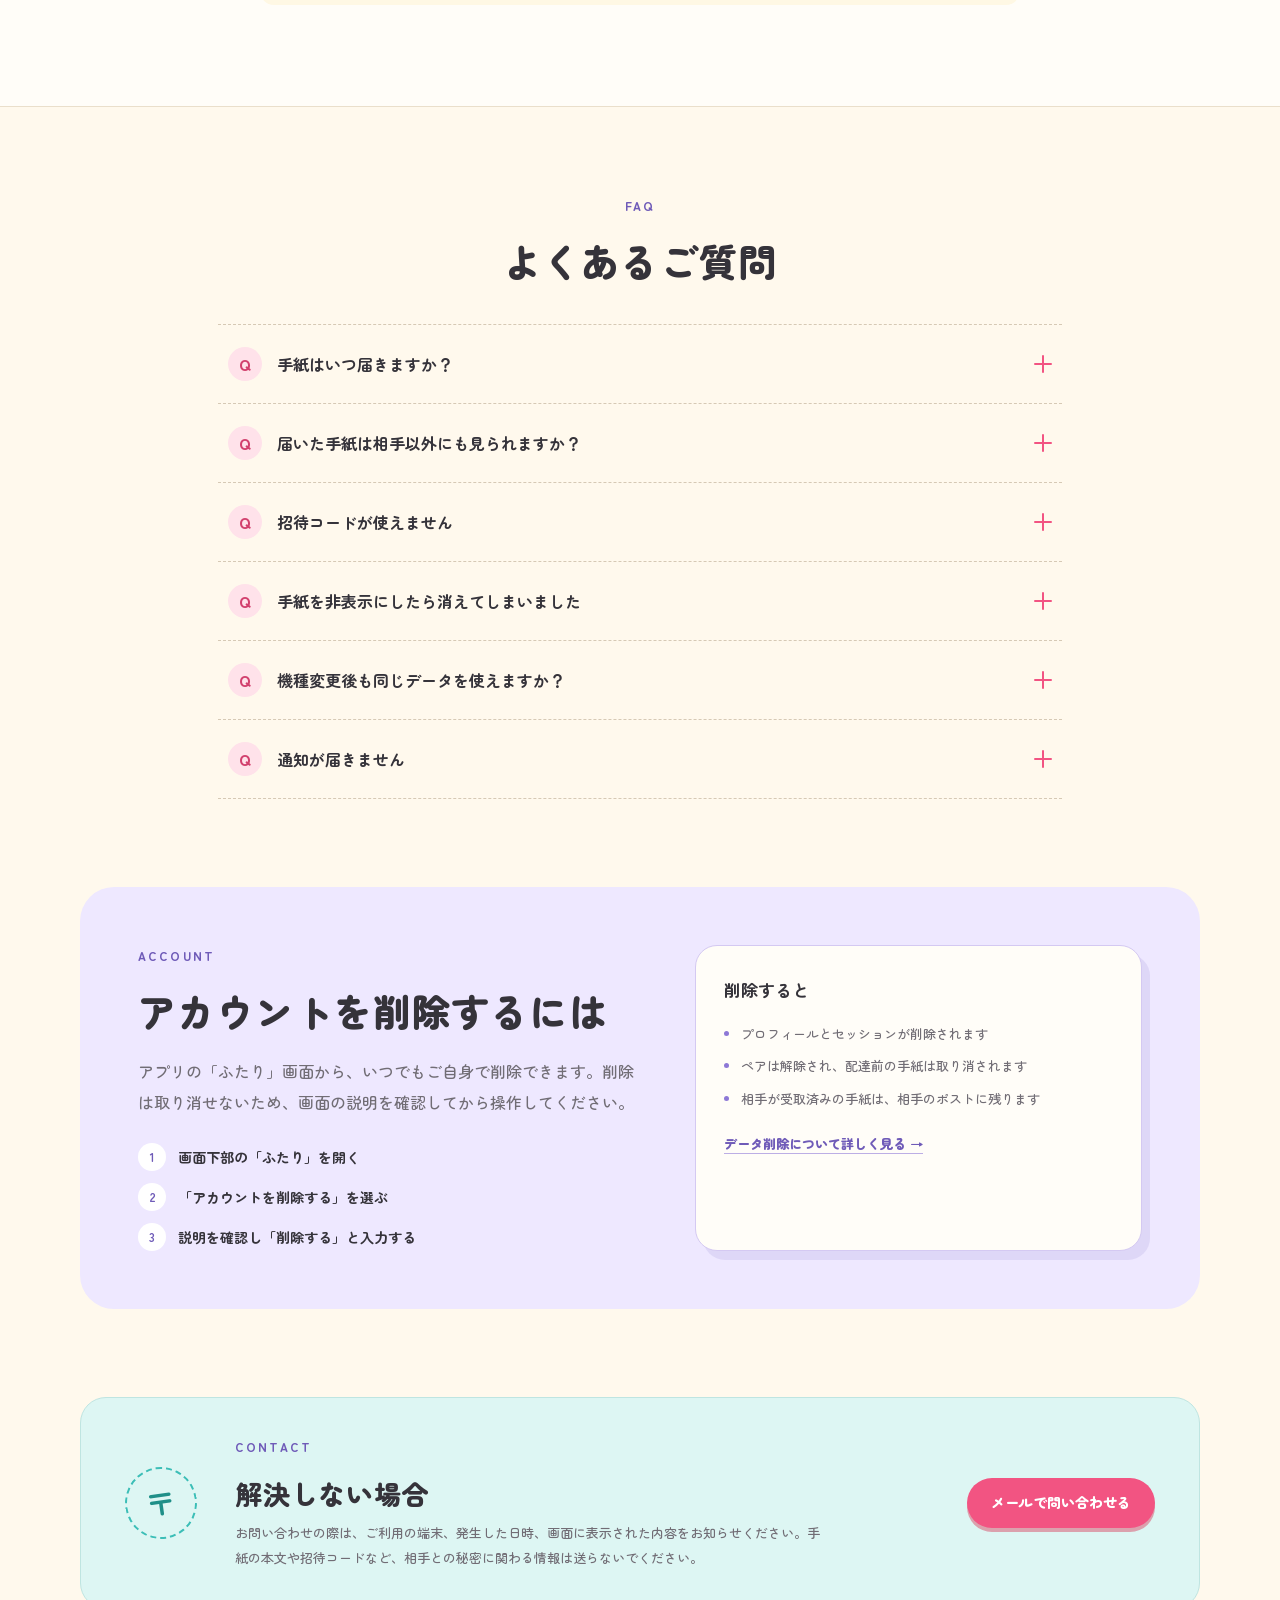
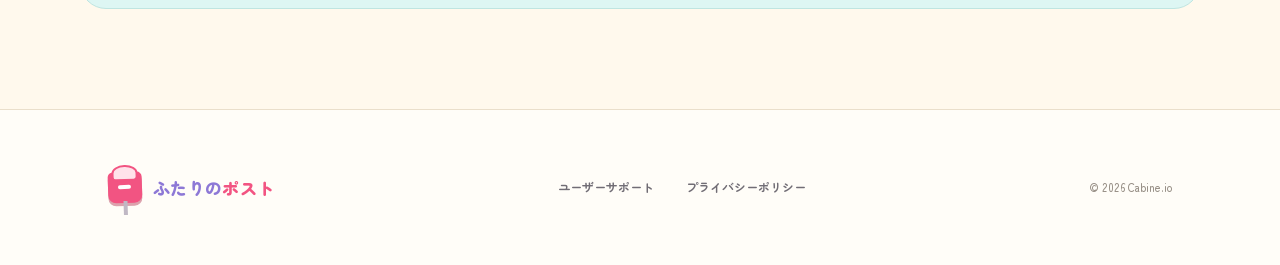
<file: hutari-post/support/index.html>
<!doctype html>
<html lang="ja">
  <head>
    <meta charset="utf-8">
    <meta name="viewport" content="width=device-width, initial-scale=1">
    <title>ユーザーサポート｜ふたりのポスト</title>
    <meta name="description" content="ふたりのポストの使い方、よくあるご質問、アカウント削除のご案内です。">
    <link rel="canonical" href="https://cabine.io/hutari-post/support/">
    <link rel="icon" type="image/png" href="/assets/logo.png">
    <link rel="apple-touch-icon" href="/assets/logo.png">
    <link rel="stylesheet" href="/hutari-post/styles.css?v=20260718-2">
  </head>
  <body>
    <div class="site-shell">
      <header class="site-header">
        <div class="header-inner">
          <a class="brand" href="/hutari-post/support/" aria-label="ふたりのポスト サポートトップ">
            <span class="brand-mark" aria-hidden="true"><i></i></span>
            <span><b>ふたりの</b>ポスト</span>
          </a>
          <nav aria-label="メインナビゲーション">
            <a class="active" href="/hutari-post/support/">ユーザーサポート</a>
            <a href="/hutari-post/privacy/">プライバシーポリシー</a>
          </nav>
        </div>
      </header>

      <main>
        <section class="hero support-hero">
          <div class="hero-copy">
            <p class="eyebrow"><span aria-hidden="true">●</span> USER SUPPORT</p>
            <h1>困ったときに、<br><span>そっとお手伝いします。</span></h1>
            <p class="hero-lead">「ふたりのポスト」の使い方や、よくあるご質問をまとめました。まずはこちらから、気になる項目をご覧ください。</p>
            <div class="hero-actions">
              <a class="button button-primary" href="#faq">よくあるご質問を見る</a>
              <a class="button button-secondary" href="#contact">お問い合わせ</a>
            </div>
          </div>
          <div class="mail-scene" aria-hidden="true">
            <span class="spark spark-one">✦</span>
            <span class="spark spark-two">●</span>
            <span class="spark spark-three">✦</span>
            <div class="mail-card">
              <div class="mail-lines"><i></i><i></i><i></i></div>
              <div class="mail-heart">♥</div>
            </div>
            <div class="envelope"><i></i><b></b></div>
            <div class="scene-shadow"></div>
          </div>
        </section>

        <section class="section quick-section" aria-labelledby="quick-title">
          <div class="section-heading">
            <p class="section-kicker">QUICK GUIDE</p>
            <h2 id="quick-title">まずはこちらをご確認ください</h2>
          </div>
          <div class="quick-grid">
            <a class="quick-card pink" href="#delivery">
              <span class="quick-icon" aria-hidden="true">〒</span>
              <span><strong>手紙が届かない</strong><small>配達時間と通知設定</small></span>
              <span class="arrow" aria-hidden="true">→</span>
            </a>
            <a class="quick-card mint" href="#pairing">
              <span class="quick-icon" aria-hidden="true">♡</span>
              <span><strong>ペアになれない</strong><small>招待コードの確認</small></span>
              <span class="arrow" aria-hidden="true">→</span>
            </a>
            <a class="quick-card lavender" href="#account-delete">
              <span class="quick-icon" aria-hidden="true">
                <svg viewBox="0 0 24 24" fill="none" stroke="currentColor" stroke-width="1.9" stroke-linecap="round" stroke-linejoin="round">
                  <circle cx="12" cy="8" r="3.25"></circle>
                  <path d="M5.75 19c.55-3.35 2.65-5.25 6.25-5.25s5.7 1.9 6.25 5.25"></path>
                </svg>
              </span>
              <span><strong>アカウントについて</strong><small>削除とデータの扱い</small></span>
              <span class="arrow" aria-hidden="true">→</span>
            </a>
          </div>
        </section>

        <section class="section guide-section" aria-labelledby="guide-title">
          <div class="section-heading centered">
            <p class="section-kicker">TROUBLESHOOTING</p>
            <h2 id="guide-title">うまく動かないとき</h2>
            <p>次の順番でお試しいただくと、多くの場合は改善します。</p>
          </div>
          <ol class="steps">
            <li><span>1</span><div><strong>通信環境を確認する</strong><p>Wi-Fiとモバイル通信を切り替え、もう一度お試しください。</p></div></li>
            <li><span>2</span><div><strong>アプリを開き直す</strong><p>アプリを完全に終了してから、再度起動してください。</p></div></li>
            <li><span>3</span><div><strong>最新版に更新する</strong><p>ストアに更新がある場合は、最新版へアップデートしてください。</p></div></li>
          </ol>
          <p class="caution-note"><span aria-hidden="true">!</span>アプリを削除すると以前のアカウントを復元できません。トラブル解決のためにアンインストールすることはお控えください。</p>
        </section>

        <section class="section faq-section" id="faq" aria-labelledby="faq-title">
          <div class="section-heading centered">
            <p class="section-kicker">FAQ</p>
            <h2 id="faq-title">よくあるご質問</h2>
          </div>
          <div class="faq-list">
            <details id="delivery">
              <summary><span class="question-mark">Q</span>手紙はいつ届きますか？<span class="plus" aria-hidden="true"></span></summary>
              <div class="answer"><span>A</span><p>通常配達は投函から12時間後、速達は3時間後に届きます。日付指定は、翌日から7日後までの指定日の午前9時に届きます。</p></div>
            </details>
            <details>
              <summary><span class="question-mark">Q</span>届いた手紙は相手以外にも見られますか？<span class="plus" aria-hidden="true"></span></summary>
              <div class="answer"><span>A</span><p>手紙はペアになった相手との間だけで表示されます。通知にも手紙のタイトルや本文は表示しません。端末をほかの方と共有している場合は、端末のロックもご利用ください。</p></div>
            </details>
            <details id="pairing">
              <summary><span class="question-mark">Q</span>招待コードが使えません<span class="plus" aria-hidden="true"></span></summary>
              <div class="answer"><span>A</span><p>コードの前後に空白が入っていないか、入力内容が正しいかをご確認ください。すでに別のペアが成立している場合や、招待が無効になっている場合は参加できません。新しい招待を作成して、もう一度お試しください。</p></div>
            </details>
            <details>
              <summary><span class="question-mark">Q</span>手紙を非表示にしたら消えてしまいました<span class="plus" aria-hidden="true"></span></summary>
              <div class="answer"><span>A</span><p>「ふたり」画面の「非表示にした手紙」から元に戻せます。「すべて削除」を実行した手紙は、ご自身のポストには復元できません。相手のポストにある手紙には影響しません。</p></div>
            </details>
            <details>
              <summary><span class="question-mark">Q</span>機種変更後も同じデータを使えますか？<span class="plus" aria-hidden="true"></span></summary>
              <div class="answer"><span>A</span><p>現在はログイン機能がないため、アプリの削除や端末の変更後に以前のアカウントを復元できません。大切な手紙がある場合は、端末変更前にご注意ください。</p></div>
            </details>
            <details>
              <summary><span class="question-mark">Q</span>通知が届きません<span class="plus" aria-hidden="true"></span></summary>
              <div class="answer"><span>A</span><p>アプリの「ふたり」画面で通知がオンになっていることと、端末の設定で通知が許可されていることをご確認ください。通信状況や省電力設定により、通知が遅れる場合があります。</p></div>
            </details>
          </div>
        </section>

        <section class="section delete-section" id="account-delete" aria-labelledby="delete-title">
          <div class="delete-copy">
            <p class="section-kicker">ACCOUNT</p>
            <h2 id="delete-title">アカウントを削除するには</h2>
            <p>アプリの「ふたり」画面から、いつでもご自身で削除できます。削除は取り消せないため、画面の説明を確認してから操作してください。</p>
            <ol class="compact-steps">
              <li><span>1</span>画面下部の「ふたり」を開く</li>
              <li><span>2</span>「アカウントを削除する」を選ぶ</li>
              <li><span>3</span>説明を確認し「削除する」と入力する</li>
            </ol>
          </div>
          <div class="delete-note">
            <strong>削除すると</strong>
            <ul>
              <li>プロフィールとセッションが削除されます</li>
              <li>ペアは解除され、配達前の手紙は取り消されます</li>
              <li>相手が受取済みの手紙は、相手のポストに残ります</li>
            </ul>
            <a href="/hutari-post/privacy/#account-deletion">データ削除について詳しく見る →</a>
          </div>
        </section>

        <section class="section contact-section" id="contact" aria-labelledby="contact-title">
          <div class="contact-postmark" aria-hidden="true">〒</div>
          <div>
            <p class="section-kicker">CONTACT</p>
            <h2 id="contact-title">解決しない場合</h2>
            <p>お問い合わせの際は、ご利用の端末、発生した日時、画面に表示された内容をお知らせください。手紙の本文や招待コードなど、相手との秘密に関わる情報は送らないでください。</p>
          </div>
          <a class="button button-primary" href="mailto:support@cabine.io?subject=%E3%81%B5%E3%81%9F%E3%82%8A%E3%81%AE%E3%83%9D%E3%82%B9%E3%83%88%E3%81%AE%E3%81%8A%E5%95%8F%E3%81%84%E5%90%88%E3%82%8F%E3%81%9B">メールで問い合わせる</a>
        </section>
      </main>

      <footer class="site-footer">
        <div class="footer-inner">
          <a class="brand" href="/hutari-post/support/" aria-label="ふたりのポスト サポートトップ">
            <span class="brand-mark" aria-hidden="true"><i></i></span>
            <span><b>ふたりの</b>ポスト</span>
          </a>
          <nav aria-label="フッターナビゲーション">
            <a href="/hutari-post/support/">ユーザーサポート</a>
            <a href="/hutari-post/privacy/">プライバシーポリシー</a>
          </nav>
          <p>© 2026 Cabine.io</p>
        </div>
      </footer>
    </div>
  </body>
</html>
</file>
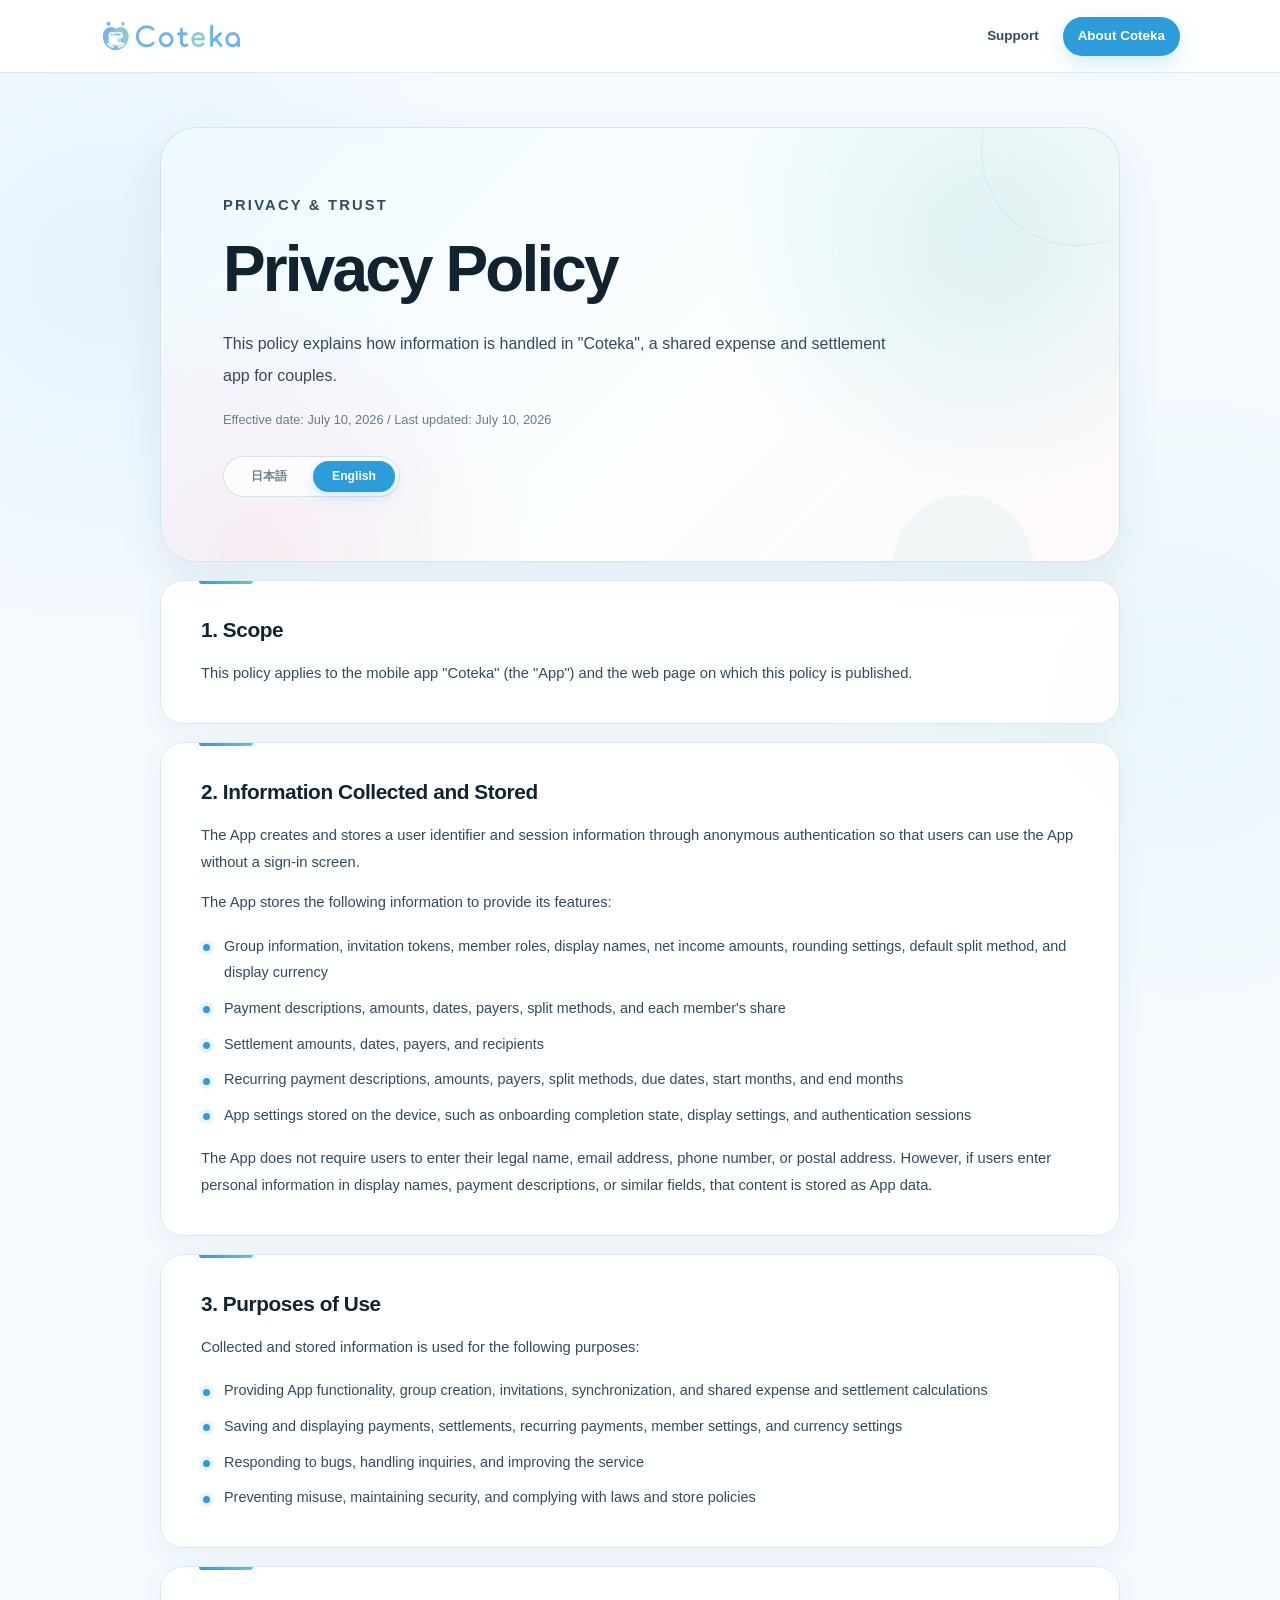
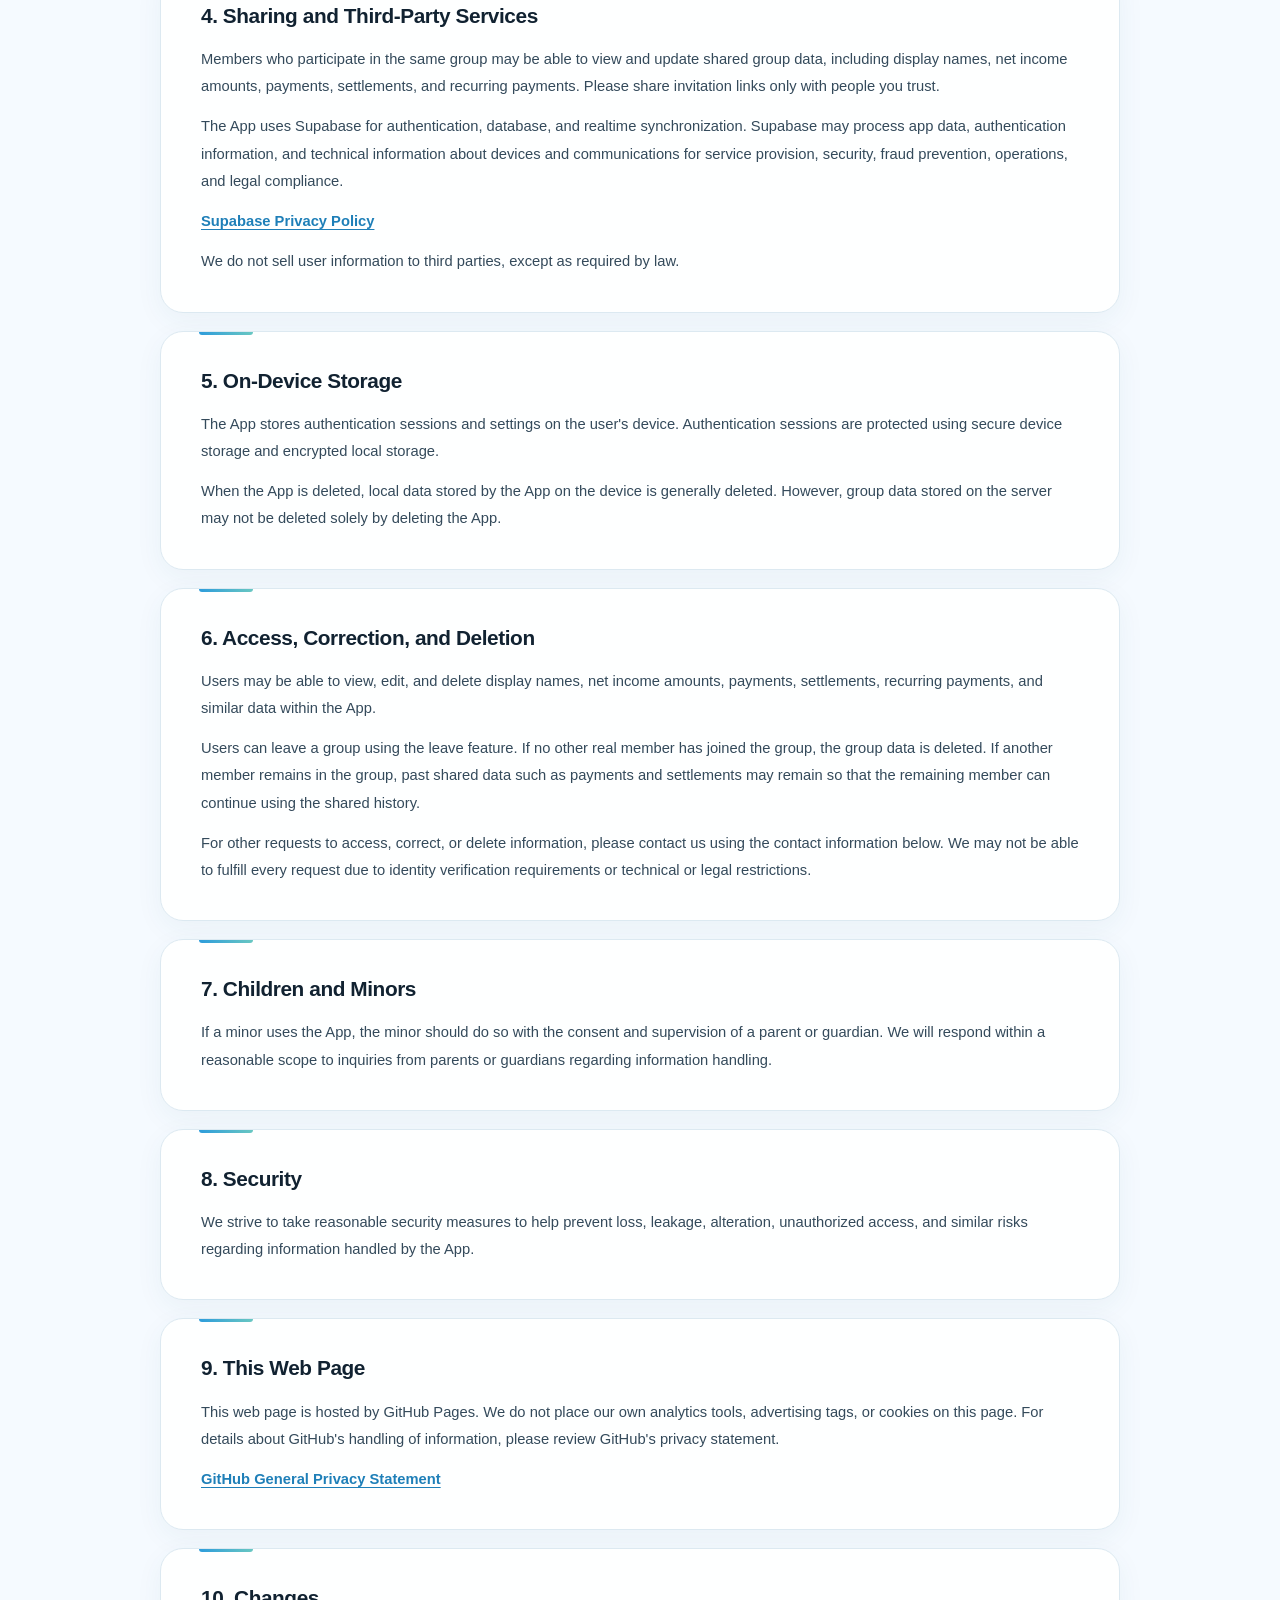
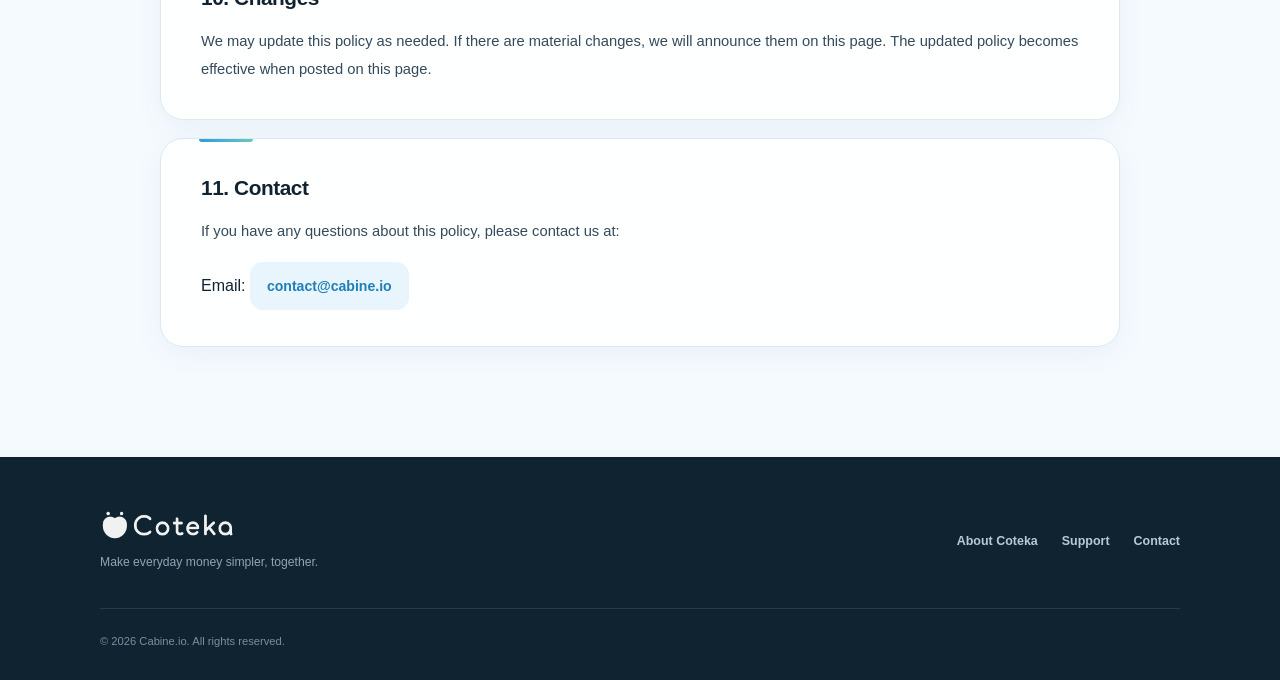
<file: coteka/privacy/en/index.html>
<!doctype html>
<html lang="en">
  <head>
    <meta charset="utf-8">
    <meta name="viewport" content="width=device-width, initial-scale=1">
    <title>Coteka Privacy Policy</title>
    <meta name="description" content="Privacy Policy for Coteka.">
    <link rel="canonical" href="https://cabine.io/coteka/privacy/en/">
    <link rel="alternate" hreflang="ja" href="https://cabine.io/coteka/privacy/">
    <link rel="alternate" hreflang="en" href="https://cabine.io/coteka/privacy/en/">
    <meta name="theme-color" content="#f5faff">
    <link rel="icon" type="image/png" href="../../../assets/coteka-icon.png">
    <link rel="apple-touch-icon" href="../../../assets/coteka-icon.png">
    <link rel="stylesheet" href="../../legal.css?v=20260729-1">
  </head>
  <body>
    <header class="legal-site-header">
      <nav class="legal-nav" aria-label="Main navigation">
        <a class="legal-brand" href="../../" aria-label="Coteka home">
          <img src="../../assets/coteka-wordmark.png" width="1953" height="478" alt="Coteka">
        </a>
        <div class="legal-nav-links">
          <a href="../../support/en/">Support</a>
          <a class="legal-home-button" href="../../">About Coteka</a>
        </div>
      </nav>
    </header>
    <main class="legal-page privacy-page">
      <header class="policy-hero" aria-labelledby="page-title">
        <p class="hero-kicker">PRIVACY &amp; TRUST</p>
        <h1 id="page-title">Privacy Policy</h1>
        <p class="lead">This policy explains how information is handled in "Coteka", a shared expense and settlement app for couples.</p>
        <p class="meta">Effective date: July 10, 2026 / Last updated: July 10, 2026</p>
        <nav class="language-nav" aria-label="Language">
          <a href="../" lang="ja">日本語</a>
          <span aria-current="page">English</span>
        </nav>
      </header>

      <section aria-labelledby="scope">
        <h2 id="scope">1. Scope</h2>
        <p>This policy applies to the mobile app "Coteka" (the "App") and the web page on which this policy is published.</p>
      </section>

      <section aria-labelledby="collection">
        <h2 id="collection">2. Information Collected and Stored</h2>
        <p>The App creates and stores a user identifier and session information through anonymous authentication so that users can use the App without a sign-in screen.</p>
        <p>The App stores the following information to provide its features:</p>
        <ul>
          <li>Group information, invitation tokens, member roles, display names, net income amounts, rounding settings, default split method, and display currency</li>
          <li>Payment descriptions, amounts, dates, payers, split methods, and each member's share</li>
          <li>Settlement amounts, dates, payers, and recipients</li>
          <li>Recurring payment descriptions, amounts, payers, split methods, due dates, start months, and end months</li>
          <li>App settings stored on the device, such as onboarding completion state, display settings, and authentication sessions</li>
        </ul>
        <p>The App does not require users to enter their legal name, email address, phone number, or postal address. However, if users enter personal information in display names, payment descriptions, or similar fields, that content is stored as App data.</p>
      </section>

      <section aria-labelledby="purpose">
        <h2 id="purpose">3. Purposes of Use</h2>
        <p>Collected and stored information is used for the following purposes:</p>
        <ul>
          <li>Providing App functionality, group creation, invitations, synchronization, and shared expense and settlement calculations</li>
          <li>Saving and displaying payments, settlements, recurring payments, member settings, and currency settings</li>
          <li>Responding to bugs, handling inquiries, and improving the service</li>
          <li>Preventing misuse, maintaining security, and complying with laws and store policies</li>
        </ul>
      </section>

      <section aria-labelledby="sharing">
        <h2 id="sharing">4. Sharing and Third-Party Services</h2>
        <p>Members who participate in the same group may be able to view and update shared group data, including display names, net income amounts, payments, settlements, and recurring payments. Please share invitation links only with people you trust.</p>
        <p>The App uses Supabase for authentication, database, and realtime synchronization. Supabase may process app data, authentication information, and technical information about devices and communications for service provision, security, fraud prevention, operations, and legal compliance.</p>
        <p><a href="https://supabase.com/privacy" rel="noopener">Supabase Privacy Policy</a></p>
        <p>We do not sell user information to third parties, except as required by law.</p>
      </section>

      <section aria-labelledby="device">
        <h2 id="device">5. On-Device Storage</h2>
        <p>The App stores authentication sessions and settings on the user's device. Authentication sessions are protected using secure device storage and encrypted local storage.</p>
        <p>When the App is deleted, local data stored by the App on the device is generally deleted. However, group data stored on the server may not be deleted solely by deleting the App.</p>
      </section>

      <section aria-labelledby="deletion">
        <h2 id="deletion">6. Access, Correction, and Deletion</h2>
        <p>Users may be able to view, edit, and delete display names, net income amounts, payments, settlements, recurring payments, and similar data within the App.</p>
        <p>Users can leave a group using the leave feature. If no other real member has joined the group, the group data is deleted. If another member remains in the group, past shared data such as payments and settlements may remain so that the remaining member can continue using the shared history.</p>
        <p>For other requests to access, correct, or delete information, please contact us using the contact information below. We may not be able to fulfill every request due to identity verification requirements or technical or legal restrictions.</p>
      </section>

      <section aria-labelledby="children">
        <h2 id="children">7. Children and Minors</h2>
        <p>If a minor uses the App, the minor should do so with the consent and supervision of a parent or guardian. We will respond within a reasonable scope to inquiries from parents or guardians regarding information handling.</p>
      </section>

      <section aria-labelledby="security">
        <h2 id="security">8. Security</h2>
        <p>We strive to take reasonable security measures to help prevent loss, leakage, alteration, unauthorized access, and similar risks regarding information handled by the App.</p>
      </section>

      <section aria-labelledby="web">
        <h2 id="web">9. This Web Page</h2>
        <p>This web page is hosted by GitHub Pages. We do not place our own analytics tools, advertising tags, or cookies on this page. For details about GitHub's handling of information, please review GitHub's privacy statement.</p>
        <p><a href="https://docs.github.com/en/site-policy/privacy-policies/github-general-privacy-statement" rel="noopener">GitHub General Privacy Statement</a></p>
      </section>

      <section aria-labelledby="changes">
        <h2 id="changes">10. Changes</h2>
        <p>We may update this policy as needed. If there are material changes, we will announce them on this page. The updated policy becomes effective when posted on this page.</p>
      </section>

      <section aria-labelledby="contact">
        <h2 id="contact">11. Contact</h2>
        <p>If you have any questions about this policy, please contact us at:</p>
        <address>
          Email: <a href="mailto:contact@cabine.io">contact@cabine.io</a>
        </address>
      </section>
    </main>
    <footer class="legal-footer">
      <div class="legal-footer-inner">
        <div class="legal-footer-brand">
          <img src="../../assets/coteka-wordmark.png" width="1953" height="478" alt="Coteka">
          <p>Make everyday money simpler, together.</p>
        </div>
        <nav class="legal-footer-links" aria-label="Footer navigation">
          <a href="../../">About Coteka</a>
          <a href="../../support/en/">Support</a>
          <a href="mailto:support@cabine.io">Contact</a>
        </nav>
      </div>
      <div class="legal-footer-bottom"><p>&copy; 2026 Cabine.io. All rights reserved.</p></div>
    </footer>
  </body>
</html>
</file>
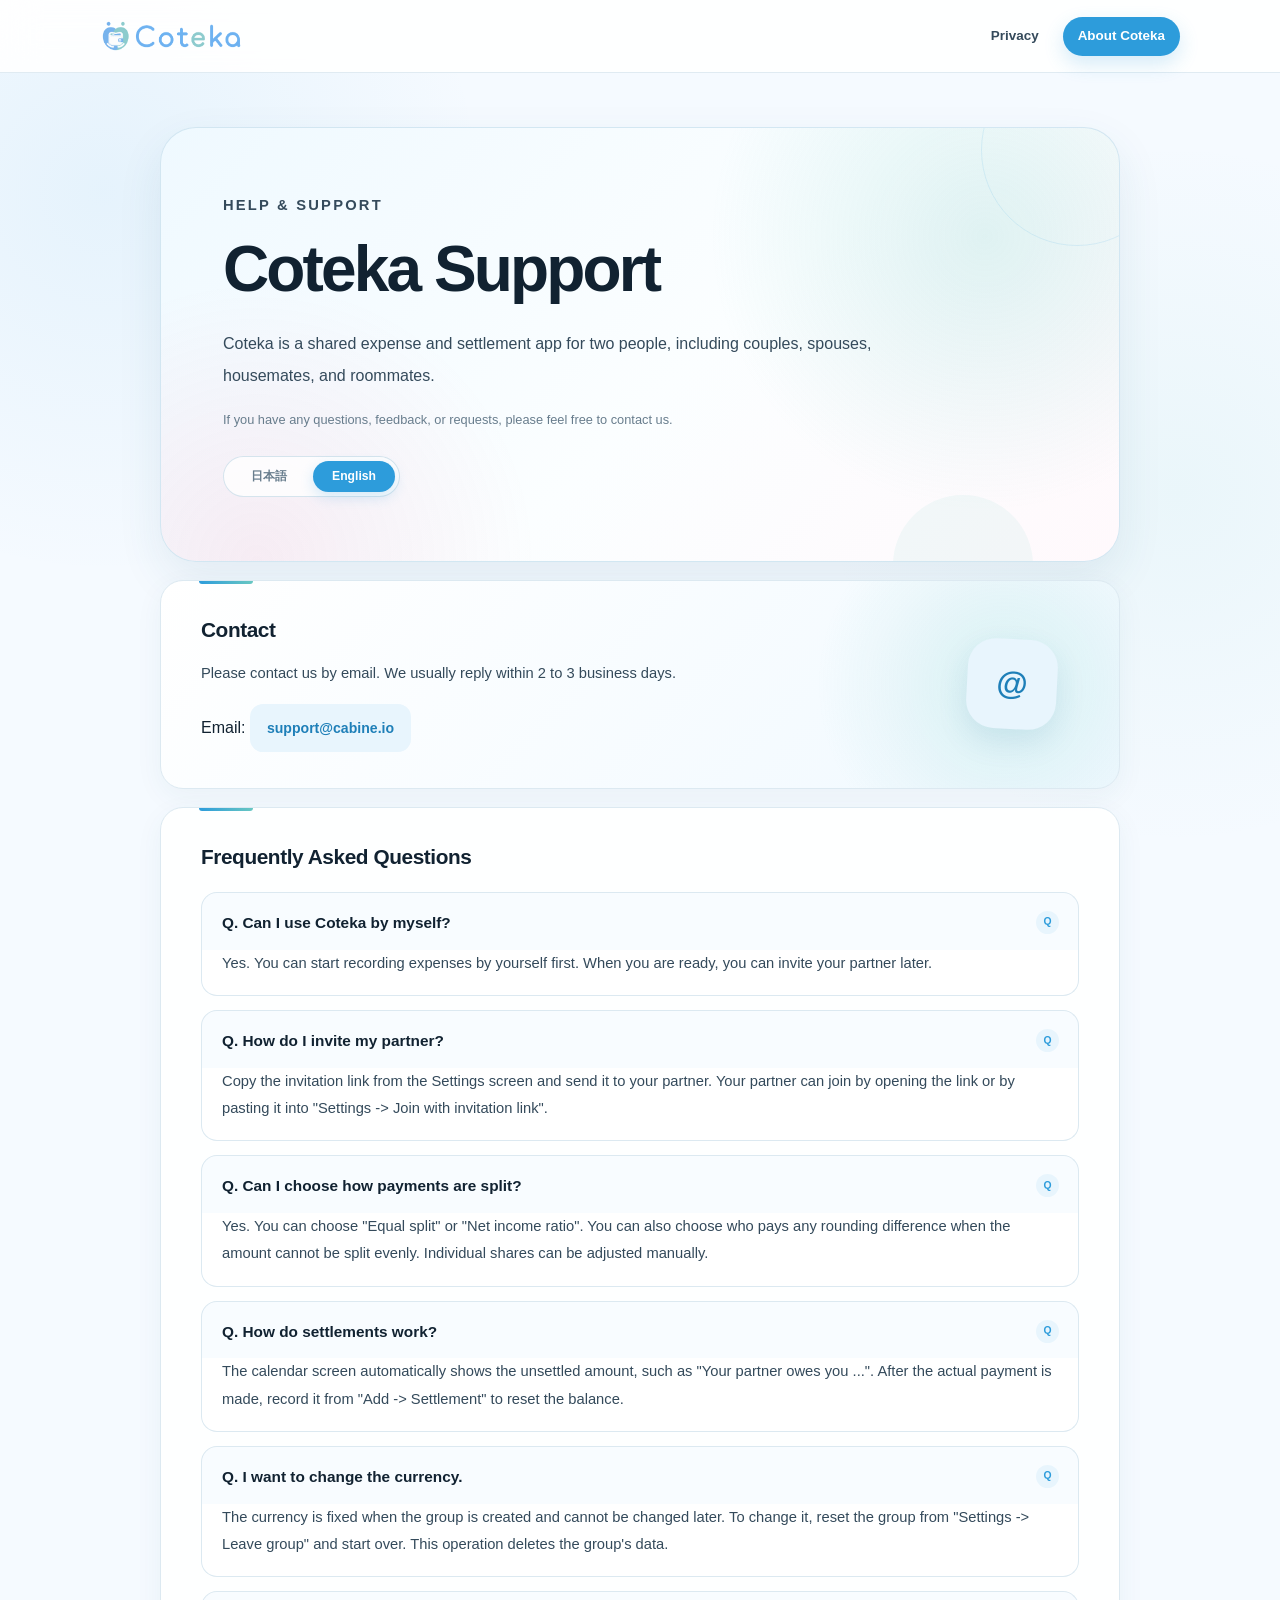
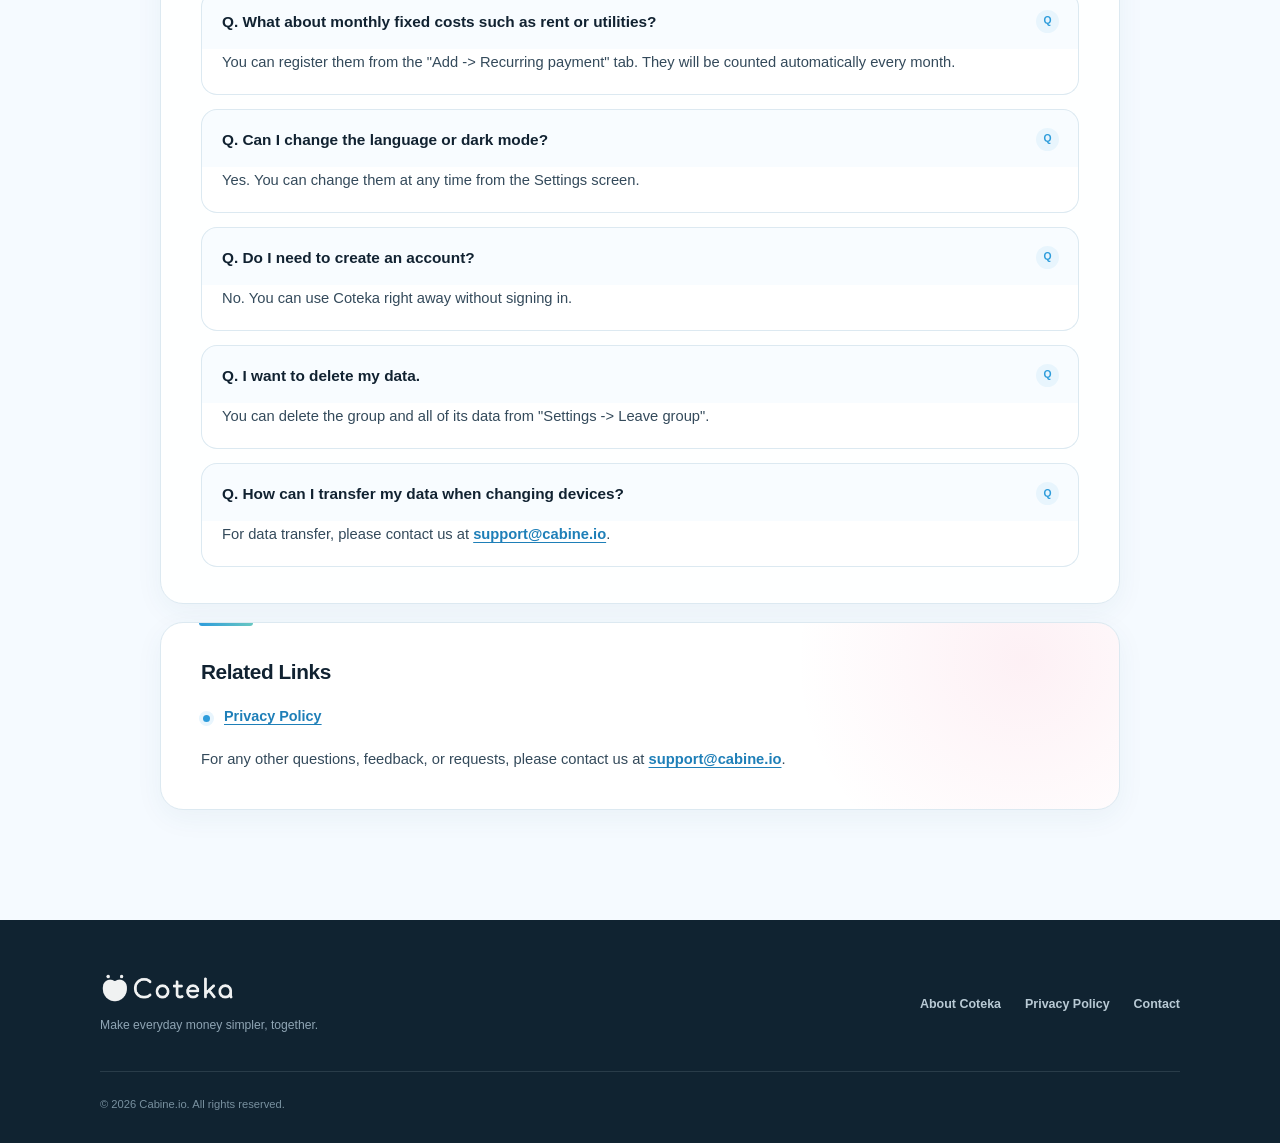
<file: coteka/support/en/index.html>
<!doctype html>
<html lang="en">
  <head>
    <meta charset="utf-8">
    <meta name="viewport" content="width=device-width, initial-scale=1">
    <title>Coteka Support</title>
    <meta name="description" content="Support page for Coteka. Find contact information and frequently asked questions.">
    <link rel="canonical" href="https://cabine.io/coteka/support/en/">
    <link rel="alternate" hreflang="ja" href="https://cabine.io/coteka/support/">
    <link rel="alternate" hreflang="en" href="https://cabine.io/coteka/support/en/">
    <meta name="theme-color" content="#f5faff">
    <link rel="icon" type="image/png" href="../../../assets/coteka-icon.png">
    <link rel="apple-touch-icon" href="../../../assets/coteka-icon.png">
    <link rel="stylesheet" href="../../legal.css?v=20260729-1">
  </head>
  <body>
    <header class="legal-site-header">
      <nav class="legal-nav" aria-label="Main navigation">
        <a class="legal-brand" href="../../" aria-label="Coteka home">
          <img src="../../assets/coteka-wordmark.png" width="1953" height="478" alt="Coteka">
        </a>
        <div class="legal-nav-links">
          <a href="../../privacy/en/">Privacy</a>
          <a class="legal-home-button" href="../../">About Coteka</a>
        </div>
      </nav>
    </header>
    <main class="legal-page support-page">
      <header class="policy-hero" aria-labelledby="page-title">
        <p class="hero-kicker">HELP &amp; SUPPORT</p>
        <h1 id="page-title">Coteka Support</h1>
        <p class="lead">Coteka is a shared expense and settlement app for two people, including couples, spouses, housemates, and roommates.</p>
        <p class="meta">If you have any questions, feedback, or requests, please feel free to contact us.</p>
        <nav class="language-nav" aria-label="Language">
          <a href="../" lang="ja">日本語</a>
          <span aria-current="page">English</span>
        </nav>
      </header>

      <section class="contact-panel" aria-labelledby="contact">
        <h2 id="contact">Contact</h2>
        <p>Please contact us by email. We usually reply within 2 to 3 business days.</p>
        <address>
          Email: <a href="mailto:support@cabine.io">support@cabine.io</a>
        </address>
      </section>

      <section class="faq-section" aria-labelledby="faq">
        <h2 id="faq">Frequently Asked Questions</h2>

        <h3>Q. Can I use Coteka by myself?</h3>
        <p>Yes. You can start recording expenses by yourself first. When you are ready, you can invite your partner later.</p>

        <h3>Q. How do I invite my partner?</h3>
        <p>Copy the invitation link from the Settings screen and send it to your partner. Your partner can join by opening the link or by pasting it into "Settings -> Join with invitation link".</p>

        <h3>Q. Can I choose how payments are split?</h3>
        <p>Yes. You can choose "Equal split" or "Net income ratio". You can also choose who pays any rounding difference when the amount cannot be split evenly. Individual shares can be adjusted manually.</p>

        <h3>Q. How do settlements work?</h3>
        <p>The calendar screen automatically shows the unsettled amount, such as "Your partner owes you ...". After the actual payment is made, record it from "Add -> Settlement" to reset the balance.</p>

        <h3>Q. I want to change the currency.</h3>
        <p>The currency is fixed when the group is created and cannot be changed later. To change it, reset the group from "Settings -> Leave group" and start over. This operation deletes the group's data.</p>

        <h3>Q. What about monthly fixed costs such as rent or utilities?</h3>
        <p>You can register them from the "Add -> Recurring payment" tab. They will be counted automatically every month.</p>

        <h3>Q. Can I change the language or dark mode?</h3>
        <p>Yes. You can change them at any time from the Settings screen.</p>

        <h3>Q. Do I need to create an account?</h3>
        <p>No. You can use Coteka right away without signing in.</p>

        <h3>Q. I want to delete my data.</h3>
        <p>You can delete the group and all of its data from "Settings -> Leave group".</p>

        <h3>Q. How can I transfer my data when changing devices?</h3>
        <p>For data transfer, please contact us at <a href="mailto:support@cabine.io">support@cabine.io</a>.</p>
      </section>

      <section class="links-section" aria-labelledby="links">
        <h2 id="links">Related Links</h2>
        <ul>
          <li><a href="../../privacy/en/">Privacy Policy</a></li>
        </ul>
        <p>For any other questions, feedback, or requests, please contact us at <a href="mailto:support@cabine.io">support@cabine.io</a>.</p>
      </section>
    </main>
    <footer class="legal-footer">
      <div class="legal-footer-inner">
        <div class="legal-footer-brand">
          <img src="../../assets/coteka-wordmark.png" width="1953" height="478" alt="Coteka">
          <p>Make everyday money simpler, together.</p>
        </div>
        <nav class="legal-footer-links" aria-label="Footer navigation">
          <a href="../../">About Coteka</a>
          <a href="../../privacy/en/">Privacy Policy</a>
          <a href="mailto:support@cabine.io">Contact</a>
        </nav>
      </div>
      <div class="legal-footer-bottom"><p>&copy; 2026 Cabine.io. All rights reserved.</p></div>
    </footer>
  </body>
</html>
</file>
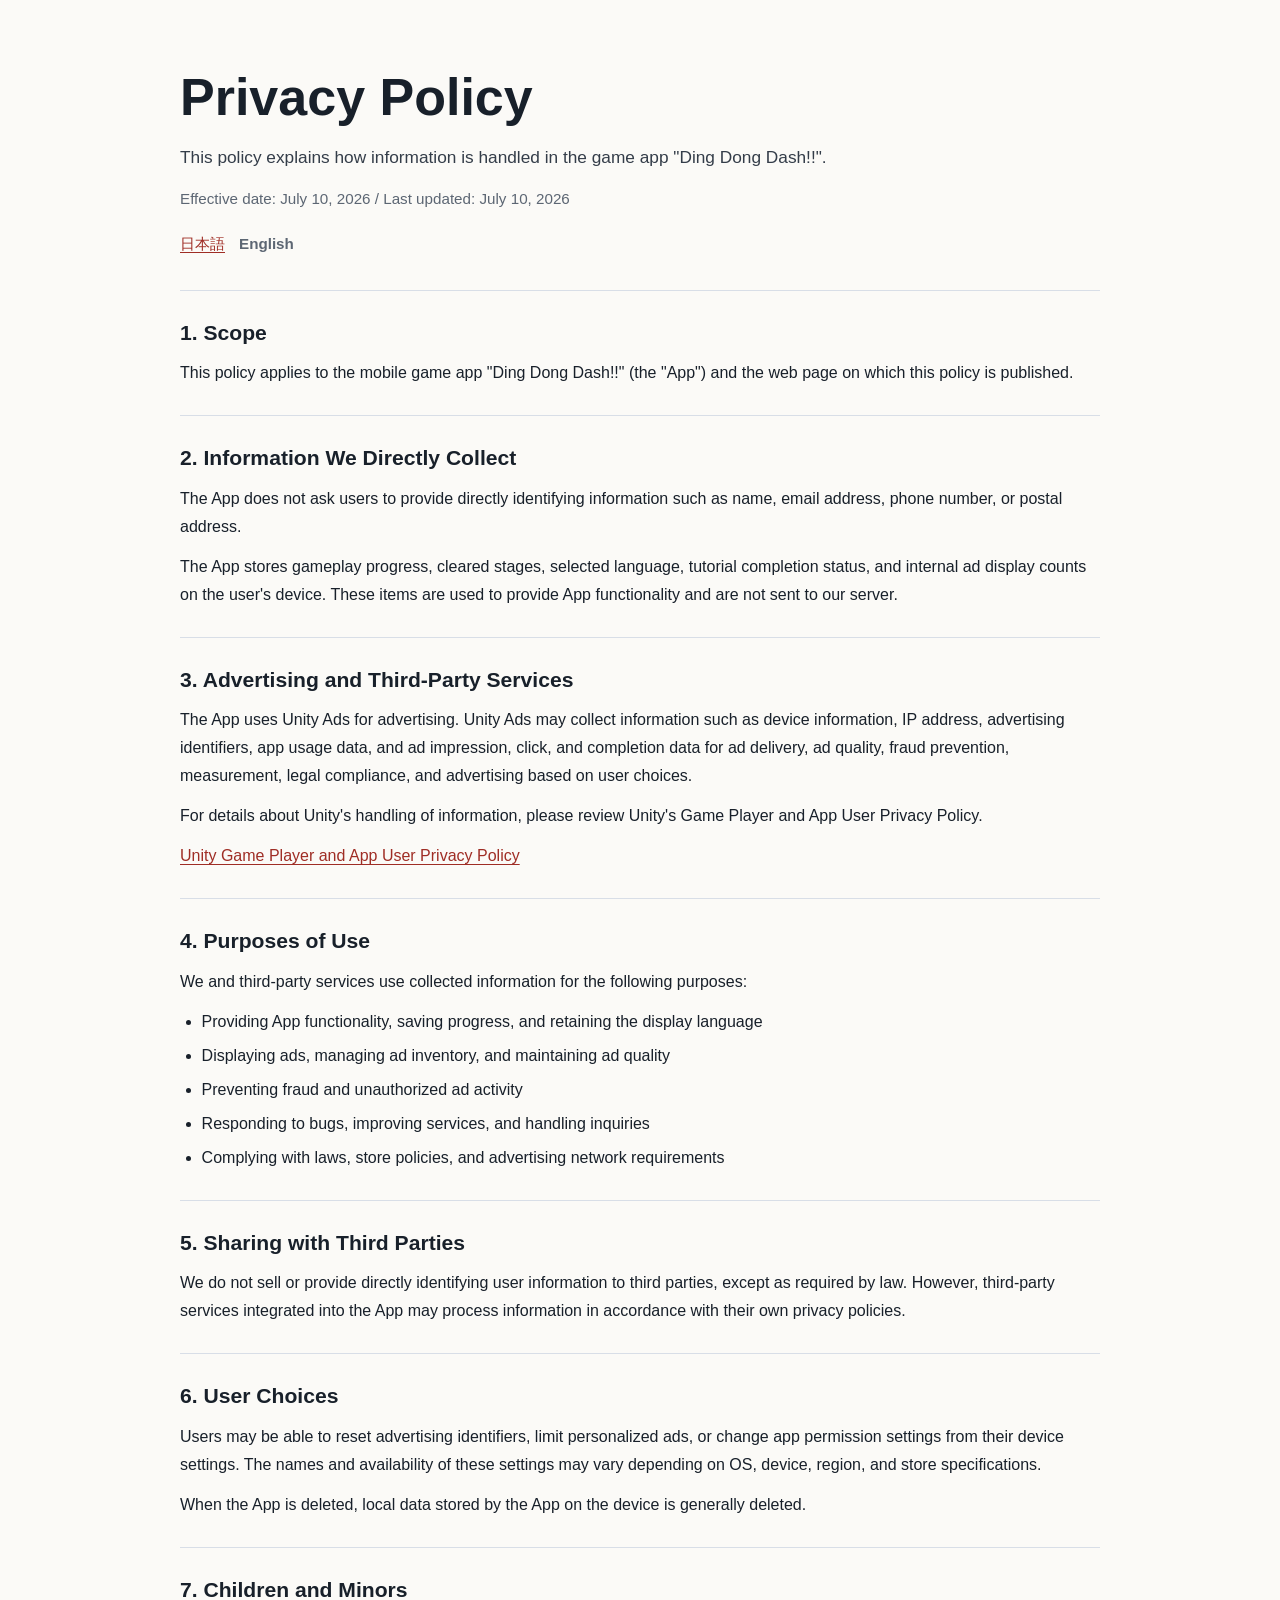
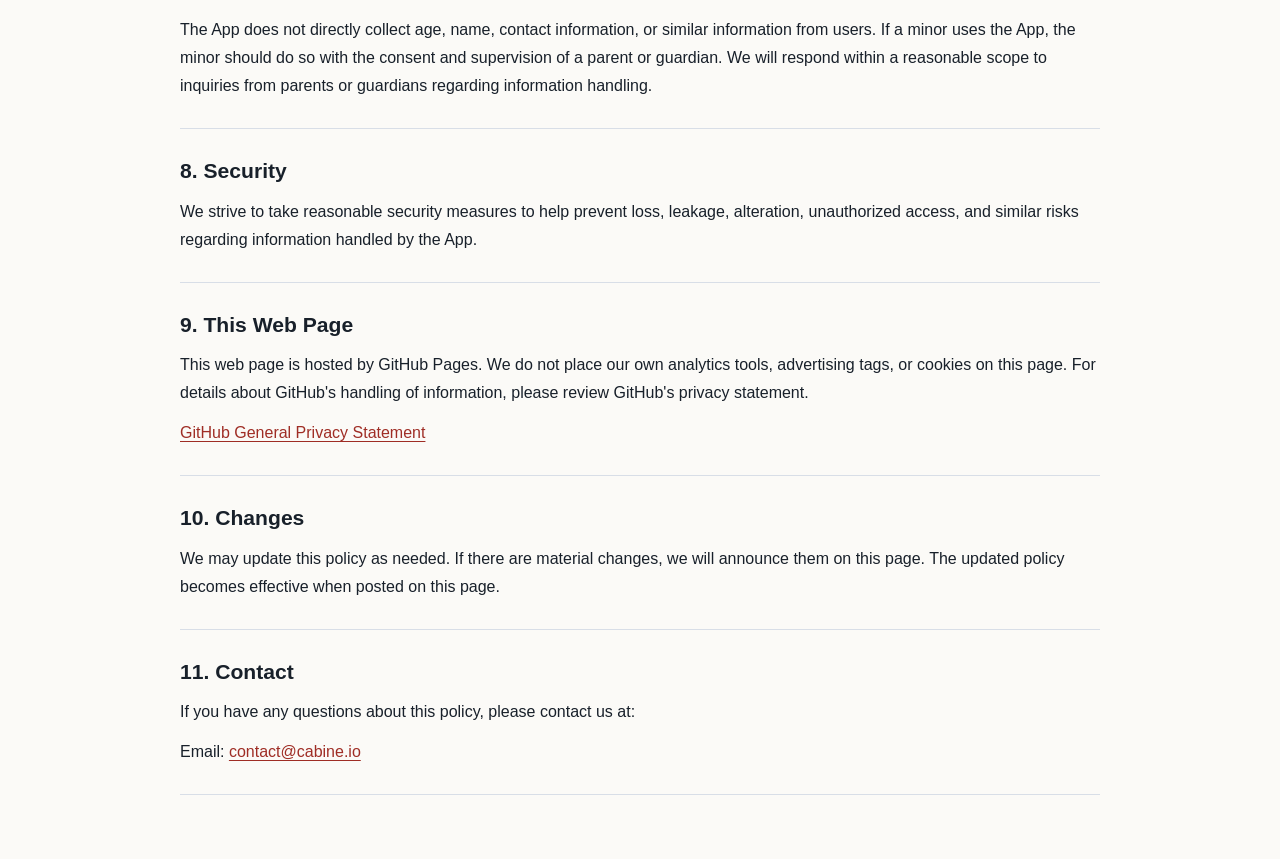
<file: ding-dong-dash/privacy/en/index.html>
<!doctype html>
<html lang="en">
  <head>
    <meta charset="utf-8">
    <meta name="viewport" content="width=device-width, initial-scale=1">
    <title>Privacy Policy</title>
    <meta name="description" content="Privacy Policy for Ding Dong Dash!!.">
    <link rel="canonical" href="https://cabine.io/ding-dong-dash/privacy/en/">
    <link rel="alternate" hreflang="ja" href="https://cabine.io/ding-dong-dash/privacy/">
    <link rel="alternate" hreflang="en" href="https://cabine.io/ding-dong-dash/privacy/en/">
    <link rel="icon" type="image/png" href="/assets/logo.png">
    <link rel="stylesheet" href="/styles.css?v=20260710-3">
  </head>
  <body>
    <main class="policy-page">
      <header class="policy-hero" aria-labelledby="page-title">
        <h1 id="page-title">Privacy Policy</h1>
        <p class="lead">This policy explains how information is handled in the game app "Ding Dong Dash!!".</p>
        <p class="meta">Effective date: July 10, 2026 / Last updated: July 10, 2026</p>
        <nav class="language-nav" aria-label="Language">
          <a href="/ding-dong-dash/privacy/" lang="ja">日本語</a>
          <span aria-current="page">English</span>
        </nav>
      </header>

      <section aria-labelledby="scope">
        <h2 id="scope">1. Scope</h2>
        <p>This policy applies to the mobile game app "Ding Dong Dash!!" (the "App") and the web page on which this policy is published.</p>
      </section>

      <section aria-labelledby="direct-collection">
        <h2 id="direct-collection">2. Information We Directly Collect</h2>
        <p>The App does not ask users to provide directly identifying information such as name, email address, phone number, or postal address.</p>
        <p>The App stores gameplay progress, cleared stages, selected language, tutorial completion status, and internal ad display counts on the user's device. These items are used to provide App functionality and are not sent to our server.</p>
      </section>

      <section aria-labelledby="third-party">
        <h2 id="third-party">3. Advertising and Third-Party Services</h2>
        <p>The App uses Unity Ads for advertising. Unity Ads may collect information such as device information, IP address, advertising identifiers, app usage data, and ad impression, click, and completion data for ad delivery, ad quality, fraud prevention, measurement, legal compliance, and advertising based on user choices.</p>
        <p>For details about Unity's handling of information, please review Unity's Game Player and App User Privacy Policy.</p>
        <p><a href="https://unity.com/legal/game-player-and-app-user-privacy-policy" rel="noopener">Unity Game Player and App User Privacy Policy</a></p>
      </section>

      <section aria-labelledby="purpose">
        <h2 id="purpose">4. Purposes of Use</h2>
        <p>We and third-party services use collected information for the following purposes:</p>
        <ul>
          <li>Providing App functionality, saving progress, and retaining the display language</li>
          <li>Displaying ads, managing ad inventory, and maintaining ad quality</li>
          <li>Preventing fraud and unauthorized ad activity</li>
          <li>Responding to bugs, improving services, and handling inquiries</li>
          <li>Complying with laws, store policies, and advertising network requirements</li>
        </ul>
      </section>

      <section aria-labelledby="sharing">
        <h2 id="sharing">5. Sharing with Third Parties</h2>
        <p>We do not sell or provide directly identifying user information to third parties, except as required by law. However, third-party services integrated into the App may process information in accordance with their own privacy policies.</p>
      </section>

      <section aria-labelledby="choices">
        <h2 id="choices">6. User Choices</h2>
        <p>Users may be able to reset advertising identifiers, limit personalized ads, or change app permission settings from their device settings. The names and availability of these settings may vary depending on OS, device, region, and store specifications.</p>
        <p>When the App is deleted, local data stored by the App on the device is generally deleted.</p>
      </section>

      <section aria-labelledby="children">
        <h2 id="children">7. Children and Minors</h2>
        <p>The App does not directly collect age, name, contact information, or similar information from users. If a minor uses the App, the minor should do so with the consent and supervision of a parent or guardian. We will respond within a reasonable scope to inquiries from parents or guardians regarding information handling.</p>
      </section>

      <section aria-labelledby="security">
        <h2 id="security">8. Security</h2>
        <p>We strive to take reasonable security measures to help prevent loss, leakage, alteration, unauthorized access, and similar risks regarding information handled by the App.</p>
      </section>

      <section aria-labelledby="web">
        <h2 id="web">9. This Web Page</h2>
        <p>This web page is hosted by GitHub Pages. We do not place our own analytics tools, advertising tags, or cookies on this page. For details about GitHub's handling of information, please review GitHub's privacy statement.</p>
        <p><a href="https://docs.github.com/en/site-policy/privacy-policies/github-general-privacy-statement" rel="noopener">GitHub General Privacy Statement</a></p>
      </section>

      <section aria-labelledby="changes">
        <h2 id="changes">10. Changes</h2>
        <p>We may update this policy as needed. If there are material changes, we will announce them on this page. The updated policy becomes effective when posted on this page.</p>
      </section>

      <section aria-labelledby="contact">
        <h2 id="contact">11. Contact</h2>
        <p>If you have any questions about this policy, please contact us at:</p>
        <address>
          Email: <a href="mailto:contact@cabine.io">contact@cabine.io</a>
        </address>
      </section>
    </main>
  </body>
</html>
</file>
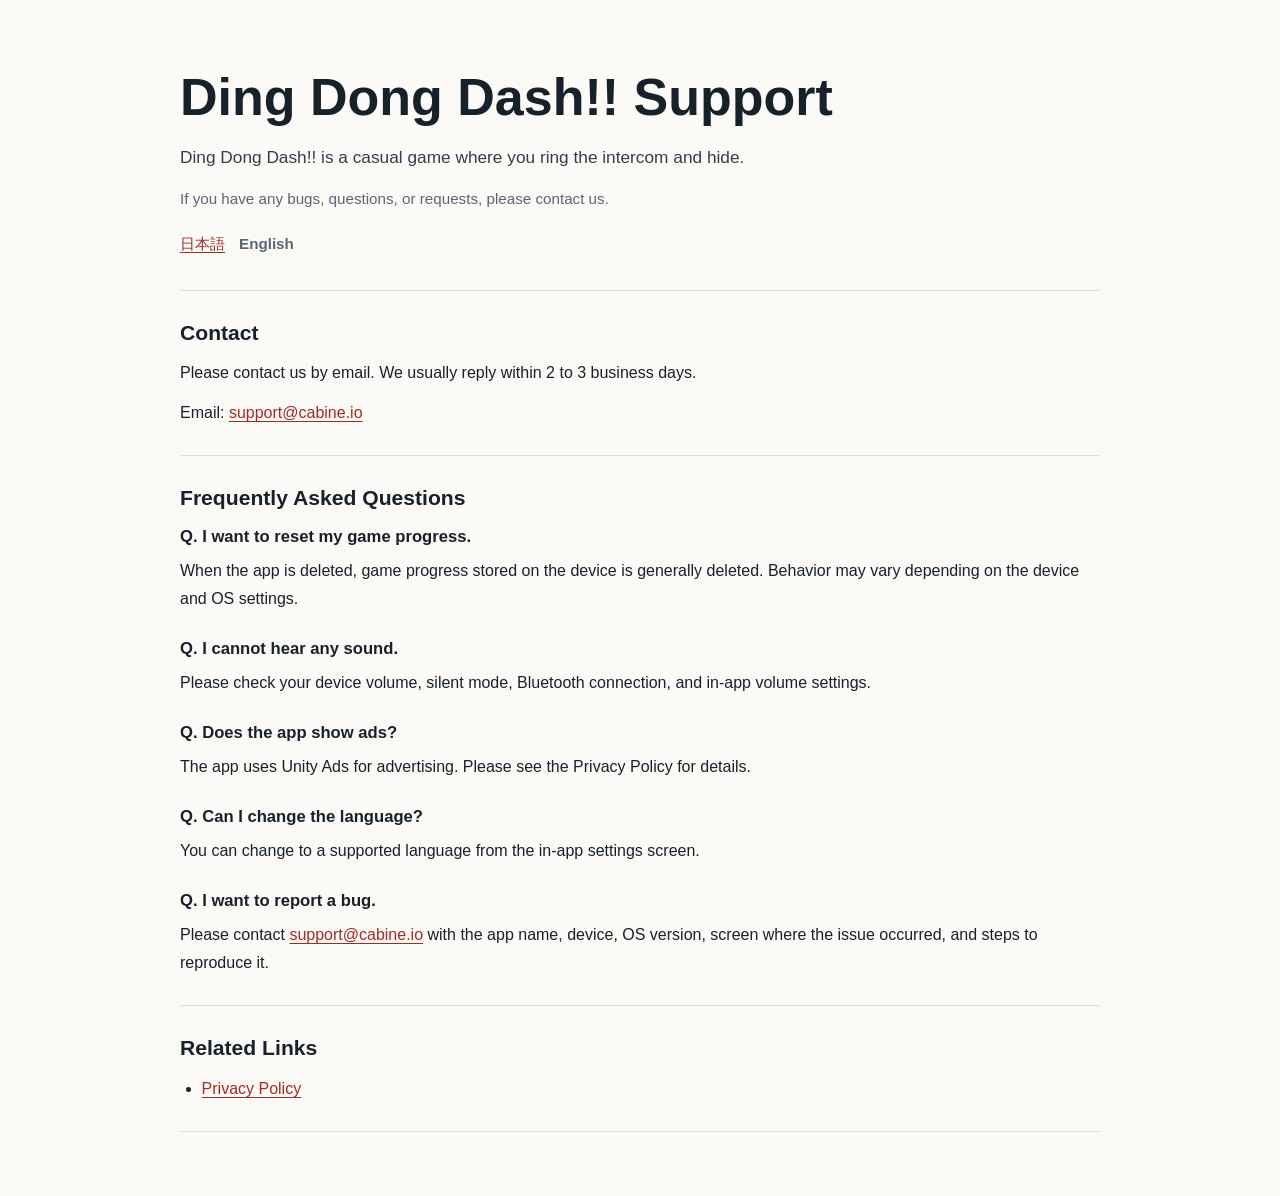
<file: ding-dong-dash/support/en/index.html>
<!doctype html>
<html lang="en">
  <head>
    <meta charset="utf-8">
    <meta name="viewport" content="width=device-width, initial-scale=1">
    <title>Ding Dong Dash!! Support</title>
    <meta name="description" content="Support page for Ding Dong Dash!!. Find contact information and frequently asked questions.">
    <link rel="canonical" href="https://cabine.io/ding-dong-dash/support/en/">
    <link rel="alternate" hreflang="ja" href="https://cabine.io/ding-dong-dash/support/">
    <link rel="alternate" hreflang="en" href="https://cabine.io/ding-dong-dash/support/en/">
    <link rel="icon" type="image/png" href="/assets/logo.png">
    <link rel="stylesheet" href="/styles.css?v=20260712-1">
  </head>
  <body>
    <main class="policy-page">
      <header class="policy-hero" aria-labelledby="page-title">
        <h1 id="page-title">Ding Dong Dash!! Support</h1>
        <p class="lead">Ding Dong Dash!! is a casual game where you ring the intercom and hide.</p>
        <p class="meta">If you have any bugs, questions, or requests, please contact us.</p>
        <nav class="language-nav" aria-label="Language">
          <a href="/ding-dong-dash/support/" lang="ja">日本語</a>
          <span aria-current="page">English</span>
        </nav>
      </header>

      <section aria-labelledby="contact">
        <h2 id="contact">Contact</h2>
        <p>Please contact us by email. We usually reply within 2 to 3 business days.</p>
        <address>
          Email: <a href="mailto:support@cabine.io">support@cabine.io</a>
        </address>
      </section>

      <section aria-labelledby="faq">
        <h2 id="faq">Frequently Asked Questions</h2>

        <h3>Q. I want to reset my game progress.</h3>
        <p>When the app is deleted, game progress stored on the device is generally deleted. Behavior may vary depending on the device and OS settings.</p>

        <h3>Q. I cannot hear any sound.</h3>
        <p>Please check your device volume, silent mode, Bluetooth connection, and in-app volume settings.</p>

        <h3>Q. Does the app show ads?</h3>
        <p>The app uses Unity Ads for advertising. Please see the Privacy Policy for details.</p>

        <h3>Q. Can I change the language?</h3>
        <p>You can change to a supported language from the in-app settings screen.</p>

        <h3>Q. I want to report a bug.</h3>
        <p>Please contact <a href="mailto:support@cabine.io">support@cabine.io</a> with the app name, device, OS version, screen where the issue occurred, and steps to reproduce it.</p>
      </section>

      <section aria-labelledby="links">
        <h2 id="links">Related Links</h2>
        <ul>
          <li><a href="/ding-dong-dash/privacy/en/">Privacy Policy</a></li>
        </ul>
      </section>
    </main>
  </body>
</html>
</file>
<file: styles.css>
:root {
  color-scheme: light;
  --ink: #18202a;
  --muted: #5c6673;
  --line: #d8dee7;
  --paper: #fbfaf7;
  --panel: #ffffff;
  --accent: #d23f31;
  --accent-strong: #9f2d25;
  --gold: #f0b33b;
}

* {
  box-sizing: border-box;
}

html {
  background: var(--paper);
}

body {
  margin: 0;
  color: var(--ink);
  font-family: -apple-system, BlinkMacSystemFont, "Hiragino Sans", "Noto Sans JP", "Segoe UI", sans-serif;
  font-size: 16px;
  line-height: 1.75;
}

a {
  color: var(--accent-strong);
  text-underline-offset: 0.18em;
}

.policy-page {
  width: min(920px, calc(100% - 32px));
  margin: 0 auto;
  padding: 40px 0 64px;
}

.policy-hero {
  display: block;
  padding: 28px 0 32px;
  border-bottom: 1px solid var(--line);
}

h1 {
  margin: 0;
  font-size: clamp(2rem, 5vw, 3.25rem);
  line-height: 1.12;
  letter-spacing: 0;
  word-break: keep-all;
  overflow-wrap: normal;
}

.lead {
  max-width: 720px;
  margin: 16px 0 0;
  color: #343d49;
  font-size: 1.08rem;
}

.meta {
  margin: 14px 0 0;
  color: var(--muted);
  font-size: 0.95rem;
}

.language-nav {
  display: flex;
  gap: 14px;
  align-items: center;
  margin-top: 18px;
  color: var(--muted);
  font-size: 0.95rem;
}

.language-nav span {
  font-weight: 700;
}

section {
  padding: 28px 0;
  border-bottom: 1px solid var(--line);
}

h2 {
  margin: 0 0 12px;
  font-size: 1.32rem;
  line-height: 1.35;
  letter-spacing: 0;
}

h3 {
  margin: 24px 0 8px;
  font-size: 1.04rem;
  line-height: 1.45;
  letter-spacing: 0;
}

h2 + h3 {
  margin-top: 0;
}

p {
  margin: 0 0 12px;
}

p:last-child,
ul:last-child {
  margin-bottom: 0;
}

ul {
  margin: 0;
  padding-left: 1.35rem;
}

li + li {
  margin-top: 6px;
}

address {
  font-style: normal;
}

.redirect {
  display: grid;
  min-height: 100vh;
  place-content: center;
  justify-items: center;
  padding: 32px;
  text-align: center;
}

.redirect h1 {
  font-size: 2rem;
}

@media (max-width: 640px) {
  .policy-page {
    width: min(100% - 24px, 920px);
    padding-top: 20px;
  }

  h1 {
    font-size: 1.9rem;
  }
}
</file>
<file: coteka/landing.css>
:root {
  color-scheme: light;
  --ink: #112231;
  --ink-soft: #314657;
  --muted: #667b8c;
  --muted-light: #93a3b0;
  --paper: #ffffff;
  --paper-blue: #f5faff;
  --panel: #ffffff;
  --line: #dce8f0;
  --blue: #2d9cdb;
  --blue-dark: #1e7fb8;
  --blue-soft: #e8f5fd;
  --blue-pale: #f2f9fe;
  --pink: #eb5c8d;
  --pink-soft: #fdebf1;
  --mint: #68c7c2;
  --mint-soft: #e6f7f5;
  --purple: #9b6dd6;
  --shadow: 0 24px 60px rgba(30, 92, 132, 0.13);
  --shadow-soft: 0 12px 34px rgba(41, 85, 113, 0.09);
}

* {
  box-sizing: border-box;
}

html {
  scroll-behavior: smooth;
  scroll-padding-top: 92px;
}

body {
  margin: 0;
  overflow-x: hidden;
  color: var(--ink);
  background: var(--paper);
  font-family: -apple-system, BlinkMacSystemFont, "Hiragino Sans", "Yu Gothic", "Noto Sans JP", "Segoe UI", sans-serif;
  font-size: 16px;
  line-height: 1.75;
  -webkit-font-smoothing: antialiased;
}

img {
  display: block;
  max-width: 100%;
}

a {
  color: inherit;
}

button,
summary,
a {
  -webkit-tap-highlight-color: transparent;
}

.visually-hidden {
  position: absolute !important;
  width: 1px !important;
  height: 1px !important;
  padding: 0 !important;
  overflow: hidden !important;
  clip: rect(0, 0, 0, 0) !important;
  white-space: nowrap !important;
  border: 0 !important;
}

.section-shell {
  width: min(1180px, calc(100% - 48px));
  margin-inline: auto;
}

.site-header {
  position: sticky;
  z-index: 50;
  top: 0;
  border-bottom: 1px solid rgba(220, 232, 240, 0.8);
  background: rgba(255, 255, 255, 0.88);
  backdrop-filter: blur(18px);
  -webkit-backdrop-filter: blur(18px);
}

.nav-shell {
  display: flex;
  width: min(1220px, calc(100% - 48px));
  height: 76px;
  margin-inline: auto;
  align-items: center;
  gap: 32px;
}

.brand {
  display: block;
  width: 152px;
  flex: 0 0 auto;
}

.brand img {
  width: 100%;
  height: auto;
}

.nav-links {
  display: flex;
  margin-left: auto;
  align-items: center;
  gap: 32px;
}

.nav-links a,
.footer-links a {
  color: var(--ink-soft);
  font-size: 0.9rem;
  font-weight: 650;
  text-decoration: none;
}

.nav-links a {
  position: relative;
}

.nav-links a::after {
  position: absolute;
  right: 0;
  bottom: -7px;
  left: 0;
  height: 2px;
  border-radius: 999px;
  background: var(--blue);
  content: "";
  transform: scaleX(0);
  transition: transform 180ms ease;
}

.nav-links a:hover::after,
.nav-links a:focus-visible::after {
  transform: scaleX(1);
}

.nav-cta {
  display: inline-flex;
  min-height: 42px;
  padding: 9px 18px;
  align-items: center;
  justify-content: center;
  border-radius: 999px;
  color: #fff;
  background: var(--blue);
  box-shadow: 0 8px 20px rgba(45, 156, 219, 0.22);
  font-size: 0.86rem;
  font-weight: 750;
  text-decoration: none;
  transition: transform 180ms ease, background 180ms ease, box-shadow 180ms ease;
}

.nav-cta:hover,
.nav-cta:focus-visible {
  background: var(--blue-dark);
  box-shadow: 0 11px 25px rgba(45, 156, 219, 0.28);
  transform: translateY(-1px);
}

.hero {
  position: relative;
  min-height: 710px;
  overflow: hidden;
  background:
    linear-gradient(115deg, rgba(244, 250, 255, 0.98), rgba(255, 255, 255, 0.98) 52%, rgba(252, 247, 250, 0.95)),
    var(--paper-blue);
}

.hero::after {
  position: absolute;
  right: 5%;
  bottom: -150px;
  width: 400px;
  height: 400px;
  border: 1px solid rgba(45, 156, 219, 0.1);
  border-radius: 50%;
  content: "";
}

.hero-grid {
  position: relative;
  z-index: 2;
  display: grid;
  min-height: 710px;
  align-items: center;
  gap: 48px;
  grid-template-columns: minmax(500px, 1fr) minmax(0, 1fr);
  padding-block: 64px 76px;
}

.hero-copy {
  padding-bottom: 18px;
}

.eyebrow,
.section-kicker {
  margin: 0;
  color: var(--blue-dark);
  font-size: 0.76rem;
  font-weight: 800;
  letter-spacing: 0.14em;
}

.eyebrow {
  display: flex;
  align-items: center;
  gap: 10px;
  letter-spacing: 0.08em;
}

.eyebrow-dot {
  width: 9px;
  height: 9px;
  border-radius: 50%;
  background: var(--mint);
  box-shadow: 0 0 0 5px var(--mint-soft);
}

.hero h1 {
  margin: 24px 0 22px;
  font-size: clamp(2.6rem, 4vw, 3.1rem);
  font-weight: 800;
  letter-spacing: -0.045em;
  line-height: 1.15;
}

.hero h1 span {
  display: block;
  white-space: nowrap;
}

.hero-lead {
  max-width: 540px;
  margin: 0;
  color: var(--ink-soft);
  font-size: clamp(1rem, 1.4vw, 1.18rem);
  line-height: 1.9;
}

.store-links {
  display: flex;
  margin-top: 30px;
  align-items: center;
  gap: 12px;
}

.store-link {
  display: block;
  border-radius: 9px;
  outline-offset: 4px;
  transition: transform 180ms ease, filter 180ms ease;
}

.store-link:hover,
.store-link:focus-visible {
  filter: brightness(1.07);
  transform: translateY(-2px);
}

.store-link img {
  width: auto;
  height: 51px;
  object-fit: contain;
}

.hero-points {
  display: flex;
  margin: 24px 0 0;
  padding: 0;
  flex-wrap: wrap;
  gap: 8px 20px;
  color: var(--muted);
  font-size: 0.82rem;
  list-style: none;
}

.hero-points li {
  position: relative;
  padding-left: 15px;
}

.hero-points li::before {
  position: absolute;
  top: 0.7em;
  left: 0;
  width: 5px;
  height: 5px;
  border-radius: 50%;
  background: var(--blue);
  content: "";
}

.hero-visual {
  position: relative;
  padding: 48px 0;
}

.hero-card {
  position: relative;
  overflow: hidden;
  border: 1px solid rgba(214, 231, 241, 0.95);
  border-radius: 34px;
  background: #fff;
  box-shadow: 0 40px 90px rgba(29, 91, 132, 0.16);
  transform: rotate(1.5deg);
}

.hero-card::before {
  position: absolute;
  z-index: 2;
  inset: 0;
  border: 10px solid rgba(255, 255, 255, 0.45);
  border-radius: inherit;
  content: "";
  pointer-events: none;
}

.hero-card img {
  width: 100%;
  height: auto;
}

.float-note {
  position: absolute;
  z-index: 3;
  display: flex;
  min-width: 196px;
  padding: 13px 16px;
  align-items: center;
  gap: 11px;
  border: 1px solid rgba(220, 232, 240, 0.95);
  border-radius: 17px;
  background: rgba(255, 255, 255, 0.94);
  box-shadow: 0 15px 35px rgba(39, 82, 110, 0.13);
  backdrop-filter: blur(12px);
}

.float-note-balance {
  top: 13px;
  right: 7%;
}

.float-note-sync {
  bottom: 3px;
  left: 2%;
}

.float-icon {
  display: grid;
  width: 40px;
  height: 40px;
  flex: 0 0 auto;
  place-items: center;
  border-radius: 13px;
  font-weight: 800;
}

.float-icon-blue {
  color: var(--blue-dark);
  background: var(--blue-soft);
}

.float-icon-mint {
  color: #278f89;
  background: var(--mint-soft);
  font-size: 1.25rem;
}

.float-note span:last-child {
  display: flex;
  flex-direction: column;
  line-height: 1.45;
}

.float-note small {
  color: var(--muted);
  font-size: 0.68rem;
}

.float-note strong {
  color: var(--ink);
  font-size: 0.84rem;
}

.hero-glow {
  position: absolute;
  border-radius: 50%;
  filter: blur(2px);
}

.hero-glow-one {
  top: 45px;
  right: 18%;
  width: 250px;
  height: 250px;
  background: rgba(104, 199, 194, 0.12);
}

.hero-glow-two {
  bottom: -100px;
  left: -50px;
  width: 330px;
  height: 330px;
  background: rgba(45, 156, 219, 0.1);
}

.intro {
  padding: 128px 0 136px;
  background: #fff;
}

.intro-shell {
  text-align: center;
}

.intro h2,
.section-heading h2,
.feature-grid-heading h2,
.how-heading h2,
.invite-copy h2,
.faq-heading h2,
.download-shell h2 {
  margin: 14px 0 0;
  font-size: clamp(2.2rem, 4vw, 3.65rem);
  font-weight: 800;
  letter-spacing: -0.04em;
  line-height: 1.25;
}

.intro .section-lead {
  max-width: 680px;
  margin: 24px auto 0;
  color: var(--muted);
  font-size: 1rem;
  line-height: 2;
}

.mobile-break {
  display: none;
}

.intro-cards {
  display: grid;
  margin-top: 66px;
  gap: 20px;
  grid-template-columns: repeat(3, 1fr);
  text-align: left;
}

.intro-cards article {
  padding: 32px 30px 30px;
  border: 1px solid var(--line);
  border-radius: 24px;
  background: #fff;
  box-shadow: var(--shadow-soft);
}

.mini-icon {
  display: grid;
  width: 50px;
  height: 50px;
  place-items: center;
  border-radius: 16px;
  color: var(--blue-dark);
  background: var(--blue-soft);
  font-size: 1.1rem;
  font-weight: 850;
}

.mini-icon-wallet {
  position: relative;
}

.mini-icon-wallet::before {
  width: 22px;
  height: 16px;
  border: 2px solid currentColor;
  border-radius: 4px;
  content: "";
}

.mini-icon-wallet::after {
  position: absolute;
  width: 8px;
  height: 6px;
  border: 2px solid currentColor;
  border-right: 0;
  border-radius: 3px 0 0 3px;
  content: "";
  transform: translateX(8px);
}

.mini-icon-split {
  color: #c34371;
  background: var(--pink-soft);
}

.mini-icon-check {
  color: #278f89;
  background: var(--mint-soft);
}

.intro-cards h3 {
  margin: 20px 0 8px;
  font-size: 1.15rem;
  line-height: 1.45;
}

.intro-cards p {
  margin: 0;
  color: var(--muted);
  font-size: 0.9rem;
  line-height: 1.8;
}

.screens-section {
  overflow: hidden;
  padding: 126px 0 146px;
  background:
    radial-gradient(circle at 88% 5%, rgba(104, 199, 194, 0.12), transparent 24%),
    linear-gradient(180deg, #f4faff, #edf7fd);
}

.section-heading {
  display: grid;
  align-items: end;
  gap: 80px;
  grid-template-columns: 1fr 0.72fr;
}

.section-heading > p {
  margin: 0 0 8px;
  color: var(--muted);
  line-height: 1.95;
}

.phone-gallery {
  display: grid;
  margin-top: 78px;
  align-items: start;
  gap: 34px;
  grid-template-columns: repeat(3, 1fr);
}

.phone-feature {
  min-width: 0;
}

.phone-feature-offset {
  margin-top: 64px;
}

.feature-label {
  display: flex;
  margin-bottom: 20px;
  align-items: flex-start;
  gap: 14px;
}

.feature-label > span {
  padding-top: 4px;
  color: var(--blue);
  font-size: 0.73rem;
  font-weight: 800;
  letter-spacing: 0.08em;
}

.feature-label p {
  margin: 0;
  font-size: 1.06rem;
  font-weight: 750;
  line-height: 1.5;
}

.phone-frame {
  position: relative;
  overflow: hidden;
  border: 9px solid #fff;
  border-radius: 42px;
  background: #fff;
  box-shadow: 0 30px 65px rgba(35, 91, 127, 0.17);
}

.phone-frame::before {
  position: absolute;
  z-index: 2;
  top: 7px;
  left: 50%;
  width: 82px;
  height: 22px;
  border-radius: 999px;
  background: #0b1219;
  content: "";
  transform: translateX(-50%);
}

.phone-frame img {
  width: 100%;
  height: auto;
  border-radius: 33px;
}

.feature-grid-section {
  padding: 136px 0;
  background: #fff;
}

.feature-grid-heading {
  max-width: 660px;
  margin-bottom: 62px;
}

.feature-grid {
  display: grid;
  gap: 20px;
  grid-template-columns: repeat(2, minmax(0, 1fr));
}

.feature-card {
  position: relative;
  min-height: 520px;
  overflow: hidden;
  padding: 42px;
  border: 1px solid var(--line);
  border-radius: 30px;
  background: var(--paper-blue);
}

.feature-card-wide {
  display: grid;
  min-height: 470px;
  align-items: center;
  gap: 36px;
  grid-column: 1 / -1;
  grid-template-columns: 0.88fr 1.12fr;
}

.card-number {
  display: inline-flex;
  width: 38px;
  height: 27px;
  align-items: center;
  justify-content: center;
  border-radius: 999px;
  color: var(--blue-dark);
  background: #fff;
  font-size: 0.68rem;
  font-weight: 850;
  letter-spacing: 0.08em;
  box-shadow: 0 4px 14px rgba(45, 112, 151, 0.08);
}

.feature-card h3 {
  margin: 20px 0 14px;
  font-size: clamp(1.65rem, 2.6vw, 2.45rem);
  letter-spacing: -0.035em;
  line-height: 1.3;
}

.feature-card p {
  max-width: 480px;
  margin: 0;
  color: var(--muted);
  font-size: 0.94rem;
  line-height: 1.9;
}

.split-card {
  background:
    radial-gradient(circle at 90% 20%, rgba(104, 199, 194, 0.14), transparent 30%),
    #f2f9fe;
}

.split-options {
  display: flex;
  margin-top: 28px;
  padding: 5px;
  gap: 4px;
  border: 1px solid var(--line);
  border-radius: 15px;
  background: #fff;
}

.split-options button {
  flex: 1;
  padding: 9px 7px;
  border: 0;
  border-radius: 11px;
  color: var(--muted);
  background: transparent;
  cursor: pointer;
  font: inherit;
  font-size: 0.73rem;
  font-weight: 750;
  text-align: center;
  transition:
    color 180ms ease,
    background-color 180ms ease,
    transform 180ms ease;
}

.split-options button:hover {
  color: var(--blue-dark);
  background: var(--blue-pale);
}

.split-options button:focus-visible {
  outline: 3px solid rgba(45, 156, 219, 0.28);
  outline-offset: 2px;
}

.split-options button[aria-pressed="true"] {
  color: #fff;
  background: var(--blue);
}

.split-options button[aria-pressed="true"]:hover {
  color: #fff;
  background: var(--blue-dark);
}

.balance-visual {
  padding: 30px;
  border: 1px solid rgba(218, 232, 241, 0.9);
  border-radius: 24px;
  background: rgba(255, 255, 255, 0.92);
  box-shadow: var(--shadow-soft);
}

.balance-visual > p {
  color: var(--muted);
  font-size: 0.78rem;
  font-weight: 650;
}

.balance-visual > strong {
  display: block;
  margin-top: 2px;
  color: var(--ink);
  font-size: clamp(2.3rem, 4vw, 4.1rem);
  line-height: 1.2;
  text-align: right;
}

.balance-line {
  display: grid;
  margin-top: 24px;
  align-items: center;
  gap: 12px;
  grid-template-columns: 1fr 36px 1fr;
}

.balance-line span {
  padding: 18px 15px;
  border-radius: 15px;
  color: var(--blue);
  background: var(--blue-soft);
  font-size: 1.15rem;
  font-weight: 800;
  text-align: center;
}

.balance-line b {
  display: block;
  font: inherit;
  font-variant-numeric: tabular-nums;
}

.balance-line b.is-changing {
  animation: balance-pop 420ms ease-out;
}

@keyframes balance-pop {
  0% {
    opacity: 0.55;
    transform: translateY(5px) scale(0.97);
  }

  55% {
    opacity: 1;
    transform: translateY(-2px) scale(1.04);
  }

  100% {
    transform: none;
  }
}

.balance-line span:last-child {
  color: var(--pink);
  background: var(--pink-soft);
}

.balance-line small {
  display: block;
  margin-bottom: 2px;
  font-size: 0.68rem;
  font-weight: 650;
}

.balance-line i {
  display: block;
  height: 2px;
  background: linear-gradient(90deg, var(--blue), var(--pink));
}

.notification-card {
  min-height: 560px;
  background:
    radial-gradient(circle at 86% 15%, rgba(235, 92, 141, 0.13), transparent 30%),
    radial-gradient(circle at 10% 90%, rgba(45, 156, 219, 0.13), transparent 34%),
    linear-gradient(135deg, #f2f9fe, #fff8fb);
}

.notification-tags {
  display: flex;
  margin-top: 28px;
  flex-wrap: wrap;
  gap: 9px;
}

.notification-tags span {
  padding: 9px 13px;
  border: 1px solid rgba(45, 156, 219, 0.16);
  border-radius: 999px;
  color: var(--blue-dark);
  background: rgba(255, 255, 255, 0.88);
  font-size: 0.73rem;
  font-weight: 750;
}

.notification-visual {
  padding: 24px;
  border: 1px solid rgba(194, 211, 222, 0.9);
  border-radius: 28px;
  background: rgba(226, 238, 246, 0.9);
  box-shadow: 0 24px 55px rgba(31, 70, 94, 0.14);
}

.notification-date {
  margin: 0 0 10px !important;
  color: var(--muted) !important;
  font-size: 0.7rem !important;
  font-weight: 800;
  text-align: center;
}

.notification-item {
  display: grid;
  padding: 14px;
  align-items: center;
  gap: 11px;
  border: 1px solid rgba(207, 221, 230, 0.9);
  border-radius: 18px;
  background: rgba(255, 255, 255, 0.94);
  box-shadow: 0 8px 24px rgba(31, 70, 94, 0.08);
  grid-template-columns: 42px 1fr auto;
}

.notification-item + .notification-item {
  margin-top: 9px;
}

.notification-icon {
  display: grid;
  width: 42px;
  height: 42px;
  place-items: center;
  border-radius: 13px;
  font-size: 1rem;
  font-weight: 850;
}

.notification-icon-blue {
  color: #167eb8;
  background: var(--blue-soft);
}

.notification-icon-pink {
  color: #c33f70;
  background: var(--pink-soft);
}

.notification-icon-mint {
  color: #168d85;
  background: #e4f7f4;
}

.notification-item p {
  color: var(--ink);
  font-size: 0.8rem;
  line-height: 1.35;
}

.notification-item strong,
.notification-item small {
  display: block;
}

.notification-item strong {
  font-size: 0.76rem;
  font-weight: 800;
}

.notification-item small {
  margin-top: 3px;
  color: var(--ink-soft);
  font-size: 0.72rem;
  line-height: 1.45;
}

.notification-item time {
  align-self: start;
  color: var(--muted-light);
  font-size: 0.62rem;
  white-space: nowrap;
}

.invite-card {
  background:
    radial-gradient(circle at 80% 75%, rgba(235, 92, 141, 0.12), transparent 35%),
    #fff8fb;
}

.invite-visual {
  position: absolute;
  right: 38px;
  bottom: 43px;
  left: 38px;
  display: grid;
  align-items: center;
  grid-template-columns: 76px 1fr 76px;
}

.avatar {
  display: grid;
  width: 76px;
  height: 76px;
  place-items: center;
  border: 8px solid #fff;
  border-radius: 50%;
  color: #fff;
  box-shadow: 0 10px 30px rgba(52, 87, 110, 0.12);
  font-size: 1.1rem;
  font-weight: 800;
}

.avatar-you {
  background: linear-gradient(145deg, #52aee2, #2d9cdb);
}

.avatar-partner {
  background: linear-gradient(145deg, #f27ca5, #eb5c8d);
}

.link-line {
  display: grid;
  align-items: center;
  grid-template-columns: 1fr 42px 1fr;
}

.link-line span {
  height: 2px;
  background: repeating-linear-gradient(90deg, #9dcadd 0 7px, transparent 7px 12px);
}

.link-line i {
  display: grid;
  width: 42px;
  height: 42px;
  place-items: center;
  border-radius: 14px;
  color: var(--blue);
  background: #fff;
  box-shadow: 0 7px 20px rgba(45, 112, 151, 0.12);
  font-style: normal;
  font-weight: 800;
}

.recurring-card {
  background:
    radial-gradient(circle at 10% 90%, rgba(104, 199, 194, 0.13), transparent 34%),
    #f5fcfb;
}

.recurring-list {
  position: absolute;
  right: 38px;
  bottom: 38px;
  left: 38px;
  display: grid;
  gap: 10px;
}

.recurring-list > div {
  display: grid;
  padding: 15px 17px;
  align-items: center;
  gap: 12px;
  border: 1px solid #e0eceb;
  border-radius: 17px;
  background: #fff;
  box-shadow: 0 6px 18px rgba(45, 92, 104, 0.06);
  grid-template-columns: 42px 1fr auto;
}

.bill-icon {
  display: grid;
  width: 40px;
  height: 40px;
  place-items: center;
  border-radius: 13px;
  color: #278f89;
  background: var(--mint-soft);
  font-size: 1rem;
  font-weight: 800;
}

.recurring-list p {
  color: var(--ink);
  font-size: 0.85rem;
  font-weight: 750;
  line-height: 1.35;
}

.recurring-list small {
  display: block;
  margin-top: 3px;
  color: var(--muted-light);
  font-size: 0.68rem;
  font-weight: 550;
}

.recurring-list strong {
  font-size: 0.9rem;
}

.theme-card {
  max-height: 570px;
  color: #edf4f8;
  border-color: #263746;
  background:
    radial-gradient(circle at 80% 10%, rgba(79, 176, 232, 0.18), transparent 32%),
    #0e151c;
}

.theme-card .card-number {
  color: #4fb0e8;
  background: #192631;
}

.theme-card p {
  color: #a6b4c0;
}

.theme-tags {
  display: flex;
  margin-top: 28px;
  flex-wrap: wrap;
  gap: 9px;
}

.theme-tags span {
  padding: 9px 13px;
  border: 1px solid #2a3a47;
  border-radius: 999px;
  color: #c9d5dd;
  background: #17222c;
  font-size: 0.73rem;
  font-weight: 700;
}

.dark-phone {
  align-self: start;
  width: 56%;
  max-width: 280px;
  margin: 52px auto 0;
  overflow: hidden;
  border: 7px solid #253745;
  border-radius: 34px 34px 0 0;
  box-shadow: 0 -10px 50px rgba(38, 134, 189, 0.16);
}

.dark-phone img {
  width: 100%;
  height: auto;
}

.how-section {
  padding: 132px 0;
  background: #f7fbfe;
}

.how-heading {
  text-align: center;
}

.how-heading > p:last-child {
  margin: 18px 0 0;
  color: var(--muted);
}

.steps {
  position: relative;
  display: grid;
  margin: 72px 0 0;
  padding: 0;
  gap: 24px;
  grid-template-columns: repeat(3, 1fr);
  list-style: none;
}

.steps::before {
  position: absolute;
  top: 75px;
  right: 18%;
  left: 18%;
  height: 2px;
  background: repeating-linear-gradient(90deg, #b9d8e9 0 8px, transparent 8px 14px);
  content: "";
}

.steps li {
  position: relative;
  z-index: 1;
  padding: 0 28px;
  text-align: center;
}

.step-number {
  display: block;
  width: max-content;
  margin: 0 auto 13px;
  color: var(--blue);
  font-size: 0.68rem;
  font-weight: 850;
}

.step-icon {
  display: grid;
  width: 88px;
  height: 88px;
  margin-inline: auto;
  place-items: center;
  border: 9px solid #f7fbfe;
  border-radius: 29px;
  color: var(--blue);
  background: #fff;
  box-shadow: var(--shadow-soft);
  font-size: 1.8rem;
  font-weight: 500;
}

.step-record {
  color: var(--pink);
}

.step-invite {
  color: #278f89;
}

.steps h3 {
  margin: 24px 0 8px;
  font-size: 1.15rem;
}

.steps p {
  max-width: 270px;
  margin: 0 auto;
  color: var(--muted);
  font-size: 0.86rem;
  line-height: 1.8;
}

.invite-showcase {
  overflow: hidden;
  padding: 136px 0 0;
  background: #fff;
}

.invite-showcase-grid {
  display: grid;
  align-items: center;
  gap: 80px;
  grid-template-columns: 0.86fr 1.14fr;
}

.invite-copy {
  padding-bottom: 132px;
}

.invite-copy > p:not(.section-kicker) {
  max-width: 520px;
  margin: 24px 0 0;
  color: var(--muted);
  line-height: 2;
}

.invite-copy ul {
  display: grid;
  margin: 32px 0 0;
  padding: 0;
  gap: 12px;
  color: var(--ink-soft);
  font-size: 0.9rem;
  font-weight: 650;
  list-style: none;
}

.invite-copy li span {
  display: inline-grid;
  width: 23px;
  height: 23px;
  margin-right: 8px;
  place-items: center;
  border-radius: 50%;
  color: #278f89;
  background: var(--mint-soft);
  font-size: 0.72rem;
}

.invite-phone-wrap {
  position: relative;
  align-self: end;
  min-height: 670px;
}

.invite-phone-halo {
  position: absolute;
  right: 0;
  bottom: -80px;
  left: 0;
  height: 620px;
  border-radius: 50% 50% 0 0;
  background:
    radial-gradient(circle at 48% 40%, rgba(255, 255, 255, 0.85) 0 13%, transparent 14%),
    linear-gradient(145deg, var(--blue-soft), #eefbfa 60%, #fff7fa);
  transform: scaleX(1.12);
}

.invite-phone {
  position: relative;
  z-index: 2;
  width: 330px;
  margin: 0 auto -90px;
  transform: rotate(2deg);
}

.faq-section {
  position: relative;
  z-index: 4;
  padding: 138px 0;
  border-top: 1px solid var(--line);
  background: #f8fbfd;
}

.faq-grid {
  display: grid;
  align-items: start;
  gap: 110px;
  grid-template-columns: 0.68fr 1.32fr;
}

.faq-heading {
  position: sticky;
  top: 120px;
}

.faq-heading > p:last-child {
  max-width: 330px;
  margin: 22px 0 0;
  color: var(--muted);
  font-size: 0.92rem;
}

.faq-heading a {
  color: var(--blue-dark);
  font-weight: 700;
  text-underline-offset: 0.2em;
}

.faq-list {
  border-top: 1px solid var(--line);
}

.faq-list details {
  border-bottom: 1px solid var(--line);
}

.faq-list summary {
  position: relative;
  padding: 25px 46px 25px 0;
  cursor: pointer;
  font-size: 1rem;
  font-weight: 750;
  list-style: none;
}

.faq-list summary::-webkit-details-marker {
  display: none;
}

.faq-list summary::before,
.faq-list summary::after {
  position: absolute;
  top: 50%;
  right: 8px;
  width: 14px;
  height: 2px;
  border-radius: 999px;
  background: var(--blue);
  content: "";
  transition: transform 180ms ease;
}

.faq-list summary::after {
  transform: rotate(90deg);
}

.faq-list details[open] summary::after {
  transform: rotate(0);
}

.faq-list details p {
  margin: -4px 46px 25px 0;
  color: var(--muted);
  font-size: 0.9rem;
  line-height: 1.9;
}

.download-section {
  position: relative;
  overflow: hidden;
  padding: 126px 0;
  background:
    linear-gradient(135deg, #eaf6fd, #f3fbfa 52%, #fff6fa);
}

.download-shell {
  position: relative;
  z-index: 2;
  text-align: center;
}

.download-icon {
  width: 92px;
  height: 92px;
  margin: 0 auto 24px;
  border-radius: 24px;
  box-shadow: 0 16px 35px rgba(41, 114, 156, 0.18);
}

.download-shell > p:not(.section-kicker) {
  margin: 20px 0 0;
  color: var(--muted);
}

.store-links-center {
  justify-content: center;
}

.download-orb {
  position: absolute;
  border-radius: 50%;
  filter: blur(1px);
}

.download-orb-one {
  top: -140px;
  left: -80px;
  width: 360px;
  height: 360px;
  background: rgba(45, 156, 219, 0.1);
}

.download-orb-two {
  right: -90px;
  bottom: -180px;
  width: 440px;
  height: 440px;
  background: rgba(235, 92, 141, 0.09);
}

.site-footer {
  padding: 64px 0 30px;
  color: #d8e4eb;
  background: #102331;
}

.footer-grid {
  display: flex;
  padding-bottom: 48px;
  align-items: flex-start;
  justify-content: space-between;
  gap: 50px;
}

.footer-brand img {
  width: 148px;
  height: auto;
  filter: brightness(0) invert(1);
  opacity: 0.93;
}

.footer-brand p {
  margin: 13px 0 0;
  color: #8fa5b4;
  font-size: 0.82rem;
}

.footer-links {
  display: flex;
  padding-top: 8px;
  flex-wrap: wrap;
  justify-content: flex-end;
  gap: 14px 28px;
}

.footer-links a {
  color: #b9cad5;
  font-size: 0.82rem;
}

.footer-links a:hover,
.footer-links a:focus-visible {
  color: #fff;
}

.footer-bottom {
  display: flex;
  padding-top: 26px;
  align-items: center;
  justify-content: space-between;
  gap: 20px;
  border-top: 1px solid rgba(219, 232, 240, 0.12);
  color: #78909f;
  font-size: 0.72rem;
}

.footer-bottom p {
  margin: 0;
}

@media (max-width: 980px) {
  .nav-links {
    display: none;
  }

  .nav-cta {
    margin-left: auto;
  }

  .hero-grid {
    min-height: auto;
    gap: 62px;
    grid-template-columns: 1fr;
    padding-top: 82px;
  }

  .hero-copy {
    max-width: 720px;
    text-align: center;
    margin-inline: auto;
  }

  .eyebrow,
  .store-links,
  .hero-points {
    justify-content: center;
  }

  .hero-lead {
    margin-inline: auto;
  }

  .hero-visual {
    width: min(760px, 95%);
    margin-inline: auto;
  }

  .section-heading {
    gap: 35px;
    grid-template-columns: 1fr;
  }

  .section-heading > p {
    max-width: 650px;
  }

  .phone-gallery {
    gap: 22px;
  }

  .feature-card-wide {
    grid-template-columns: 1fr 1fr;
  }

  .invite-showcase-grid {
    gap: 34px;
    grid-template-columns: 1fr 1fr;
  }

  .faq-grid {
    gap: 60px;
    grid-template-columns: 0.75fr 1.25fr;
  }
}

@media (max-width: 760px) {
  .section-shell,
  .nav-shell {
    width: min(100% - 32px, 1180px);
  }

  .nav-shell {
    height: 68px;
  }

  .brand {
    width: 126px;
  }

  .nav-cta {
    min-height: 38px;
    padding-inline: 14px;
    font-size: 0.76rem;
  }

  .hero {
    min-height: auto;
  }

  .hero-grid {
    gap: 40px;
    padding: 66px 0 76px;
  }

  .hero h1 {
    margin-top: 21px;
    font-size: clamp(1.45rem, 7.8vw, 3.7rem);
    line-height: 1.18;
  }

  .hero h1 span {
    white-space: nowrap;
  }

  .hero-lead {
    font-size: 0.95rem;
  }

  .hero-points {
    gap: 6px 14px;
    font-size: 0.72rem;
  }

  .store-links {
    gap: 8px;
  }

  .store-link img {
    height: 43px;
  }

  .hero-visual {
    width: 100%;
    padding: 25px 0 32px;
  }

  .hero-card {
    border-radius: 22px;
    transform: none;
  }

  .float-note {
    min-width: 0;
    padding: 10px 12px;
    border-radius: 14px;
  }

  .float-note-balance {
    top: -12px;
    right: -5px;
  }

  .float-note-sync {
    bottom: 0;
    left: -4px;
  }

  .float-icon {
    width: 33px;
    height: 33px;
    border-radius: 10px;
  }

  .float-note small {
    font-size: 0.58rem;
  }

  .float-note strong {
    font-size: 0.7rem;
  }

  .intro,
  .screens-section,
  .feature-grid-section,
  .how-section,
  .faq-section,
  .download-section {
    padding-block: 92px;
  }

  .intro h2,
  .section-heading h2,
  .feature-grid-heading h2,
  .how-heading h2,
  .invite-copy h2,
  .faq-heading h2,
  .download-shell h2 {
    font-size: clamp(2rem, 9vw, 2.8rem);
  }

  .mobile-break {
    display: block;
  }

  .intro-cards {
    margin-top: 45px;
    gap: 13px;
    grid-template-columns: 1fr;
  }

  .intro-cards article {
    padding: 25px 24px;
  }

  .phone-gallery {
    width: calc(100% + 16px);
    margin-top: 54px;
    padding: 0 16px 30px 0;
    overflow-x: auto;
    gap: 18px;
    grid-template-columns: repeat(3, minmax(260px, 78vw));
    scroll-snap-type: x mandatory;
    scrollbar-width: none;
  }

  .phone-gallery::-webkit-scrollbar {
    display: none;
  }

  .phone-feature {
    scroll-snap-align: start;
  }

  .phone-feature-offset {
    margin-top: 0;
  }

  .phone-frame {
    border-width: 7px;
    border-radius: 34px;
  }

  .phone-frame::before {
    top: 6px;
    width: 65px;
    height: 18px;
  }

  .phone-frame img {
    border-radius: 27px;
  }

  .feature-grid {
    grid-template-columns: 1fr;
  }

  .feature-card,
  .feature-card-wide {
    min-height: 490px;
    padding: 30px 25px;
    grid-column: auto;
    grid-template-columns: 1fr;
  }

  .split-card {
    gap: 30px;
  }

  .balance-visual {
    padding: 22px 17px;
  }

  .balance-line {
    gap: 7px;
    grid-template-columns: 1fr 18px 1fr;
  }

  .balance-line span {
    padding: 14px 8px;
    font-size: 0.95rem;
  }

  .notification-card {
    min-height: auto;
  }

  .notification-visual {
    padding: 14px;
  }

  .notification-item {
    padding: 12px;
    grid-template-columns: 38px 1fr;
  }

  .notification-icon {
    width: 38px;
    height: 38px;
  }

  .notification-item time {
    display: none;
  }

  .invite-visual {
    right: 25px;
    left: 25px;
    grid-template-columns: 64px 1fr 64px;
  }

  .avatar {
    width: 64px;
    height: 64px;
  }

  .recurring-list {
    right: 24px;
    left: 24px;
  }

  .theme-card {
    display: grid;
    max-height: 760px;
    padding-bottom: 0;
  }

  .dark-phone {
    width: 70%;
    max-width: 250px;
    margin-top: 15px;
  }

  .steps {
    margin-top: 52px;
    gap: 34px;
    grid-template-columns: 1fr;
  }

  .steps::before {
    top: 75px;
    right: auto;
    bottom: 85px;
    left: 50%;
    width: 2px;
    height: auto;
    background: repeating-linear-gradient(180deg, #b9d8e9 0 8px, transparent 8px 14px);
  }

  .steps li {
    padding: 0 12px 12px;
  }

  .step-icon {
    border-width: 8px;
  }

  .invite-showcase {
    padding-top: 92px;
  }

  .invite-showcase-grid {
    grid-template-columns: 1fr;
  }

  .invite-copy {
    padding-bottom: 20px;
  }

  .invite-phone-wrap {
    min-height: 580px;
  }

  .invite-phone {
    width: min(310px, 82vw);
  }

  .faq-grid {
    gap: 48px;
    grid-template-columns: 1fr;
  }

  .faq-heading {
    position: static;
  }

  .download-shell h2 br {
    display: none;
  }

  .footer-grid,
  .footer-bottom {
    align-items: flex-start;
    flex-direction: column;
  }

  .footer-links {
    justify-content: flex-start;
  }
}

@media (max-width: 380px) {
  .nav-cta {
    display: none;
  }

  .hero h1 {
    font-size: 7.8vw;
  }

  .store-link img {
    height: 40px;
  }

  .hero-points {
    display: grid;
    justify-content: center;
  }
}

@media (prefers-reduced-motion: reduce) {
  html {
    scroll-behavior: auto;
  }

  *,
  *::before,
  *::after {
    animation-duration: 0.01ms !important;
    animation-iteration-count: 1 !important;
    scroll-behavior: auto !important;
    transition-duration: 0.01ms !important;
  }
}
</file>
<file: coteka/legal.css>
:root {
  color-scheme: light;
  --ink: #112231;
  --ink-soft: #344a5b;
  --muted: #687d8d;
  --muted-light: #91a2ae;
  --line: #dce9f1;
  --paper: #f5faff;
  --panel: #ffffff;
  --blue: #2d9cdb;
  --blue-dark: #1e7fb8;
  --blue-soft: #e8f5fd;
  --pink: #eb5c8d;
  --pink-soft: #fdebf1;
  --mint: #68c7c2;
  --mint-soft: #e6f7f5;
  --shadow: 0 18px 46px rgba(33, 87, 122, 0.09);
}

* {
  box-sizing: border-box;
}

html {
  scroll-behavior: smooth;
  scroll-padding-top: 96px;
  background: var(--paper);
}

body {
  margin: 0;
  color: var(--ink);
  background:
    radial-gradient(circle at 8% 7%, rgba(45, 156, 219, 0.08), transparent 24rem),
    radial-gradient(circle at 92% 18%, rgba(104, 199, 194, 0.08), transparent 22rem),
    var(--paper);
  font-family: -apple-system, BlinkMacSystemFont, "Hiragino Sans", "Yu Gothic", "Noto Sans JP", "Segoe UI", sans-serif;
  font-size: 16px;
  line-height: 1.85;
  -webkit-font-smoothing: antialiased;
}

img {
  display: block;
  max-width: 100%;
}

a {
  color: var(--blue-dark);
  font-weight: 650;
  text-underline-offset: 0.18em;
}

.legal-site-header {
  position: sticky;
  z-index: 20;
  top: 0;
  border-bottom: 1px solid rgba(220, 233, 241, 0.88);
  background: rgba(255, 255, 255, 0.9);
  backdrop-filter: blur(18px);
  -webkit-backdrop-filter: blur(18px);
}

.legal-nav {
  display: flex;
  width: min(1080px, calc(100% - 40px));
  height: 72px;
  margin-inline: auto;
  align-items: center;
  gap: 30px;
}

.legal-brand {
  display: block;
  width: 144px;
  flex: 0 0 auto;
}

.legal-brand img {
  width: 100%;
  height: auto;
}

.legal-nav-links {
  display: flex;
  margin-left: auto;
  align-items: center;
  gap: 24px;
}

.legal-nav-links a {
  color: var(--ink-soft);
  font-size: 0.84rem;
  font-weight: 700;
  text-decoration: none;
}

.legal-nav-links a:hover,
.legal-nav-links a:focus-visible {
  color: var(--blue-dark);
}

.legal-home-button {
  display: inline-flex;
  min-height: 39px;
  padding: 7px 15px;
  align-items: center;
  border-radius: 999px;
  color: #fff !important;
  background: var(--blue);
  box-shadow: 0 8px 20px rgba(45, 156, 219, 0.2);
}

.legal-page {
  width: min(960px, calc(100% - 40px));
  margin-inline: auto;
  padding: 54px 0 110px;
}

.policy-hero {
  position: relative;
  overflow: hidden;
  padding: 64px 62px;
  border: 1px solid rgba(208, 229, 241, 0.92);
  border-radius: 36px;
  background:
    radial-gradient(circle at 86% 25%, rgba(104, 199, 194, 0.2), transparent 31%),
    radial-gradient(circle at 10% 100%, rgba(235, 92, 141, 0.1), transparent 29%),
    linear-gradient(135deg, #eff9ff, #fbfeff 55%, #fff9fc);
  box-shadow: var(--shadow);
}

.policy-hero::before,
.policy-hero::after {
  position: absolute;
  border-radius: 50%;
  content: "";
  pointer-events: none;
}

.policy-hero::before {
  top: -74px;
  right: -54px;
  width: 190px;
  height: 190px;
  border: 1px solid rgba(45, 156, 219, 0.12);
}

.policy-hero::after {
  right: 86px;
  bottom: -74px;
  width: 140px;
  height: 140px;
  background: rgba(104, 199, 194, 0.08);
}

.hero-kicker {
  position: relative;
  z-index: 1;
  margin: 0 0 16px;
  color: var(--blue-dark);
  font-size: 0.72rem;
  font-weight: 850;
  letter-spacing: 0.15em;
}

.policy-hero h1 {
  position: relative;
  z-index: 1;
  max-width: 760px;
  margin: 0;
  font-size: clamp(2.45rem, 5vw, 4.2rem);
  font-weight: 800;
  letter-spacing: -0.045em;
  line-height: 1.16;
}

.policy-hero .lead {
  position: relative;
  z-index: 1;
  max-width: 690px;
  margin: 22px 0 0;
  color: var(--ink-soft);
  font-size: 1rem;
  line-height: 1.95;
}

.policy-hero .meta {
  position: relative;
  z-index: 1;
  margin: 17px 0 0;
  color: var(--muted);
  font-size: 0.8rem;
}

.language-nav {
  position: relative;
  z-index: 1;
  display: inline-flex;
  margin-top: 24px;
  padding: 4px;
  align-items: center;
  gap: 3px;
  border: 1px solid rgba(211, 227, 237, 0.95);
  border-radius: 999px;
  background: rgba(255, 255, 255, 0.78);
}

.language-nav a,
.language-nav span {
  min-width: 82px;
  padding: 7px 13px;
  border-radius: 999px;
  font-size: 0.76rem;
  font-weight: 750;
  line-height: 1.4;
  text-align: center;
  text-decoration: none;
}

.language-nav a {
  color: var(--muted);
}

.language-nav span {
  color: #fff;
  background: var(--blue);
  box-shadow: 0 5px 14px rgba(45, 156, 219, 0.2);
}

.legal-page > section {
  position: relative;
  margin-top: 18px;
  padding: 34px 40px 36px;
  border: 1px solid var(--line);
  border-radius: 23px;
  background: rgba(255, 255, 255, 0.94);
  box-shadow: 0 8px 28px rgba(38, 83, 112, 0.055);
}

.legal-page > section::before {
  position: absolute;
  top: 0;
  left: 38px;
  width: 54px;
  height: 3px;
  border-radius: 0 0 999px 999px;
  background: linear-gradient(90deg, var(--blue), var(--mint));
  content: "";
}

.legal-page h2 {
  margin: 0 0 15px;
  font-size: 1.3rem;
  font-weight: 780;
  letter-spacing: -0.02em;
  line-height: 1.45;
}

.legal-page h3 {
  margin: 27px 0 9px;
  font-size: 1rem;
  line-height: 1.55;
}

.legal-page h2 + h3 {
  margin-top: 0;
}

.legal-page p {
  margin: 0 0 13px;
  color: var(--ink-soft);
  font-size: 0.92rem;
}

.legal-page p:last-child,
.legal-page ul:last-child {
  margin-bottom: 0;
}

.legal-page ul {
  margin: 16px 0;
  padding: 0;
  list-style: none;
}

.legal-page li {
  position: relative;
  padding-left: 23px;
  color: var(--ink-soft);
  font-size: 0.9rem;
}

.legal-page li::before {
  position: absolute;
  top: 0.79em;
  left: 2px;
  width: 7px;
  height: 7px;
  border-radius: 50%;
  background: var(--blue);
  box-shadow: 0 0 0 4px var(--blue-soft);
  content: "";
}

.legal-page li + li {
  margin-top: 9px;
}

.legal-page address {
  font-style: normal;
}

.legal-page address a {
  display: inline-flex;
  margin-top: 4px;
  padding: 11px 17px;
  align-items: center;
  border-radius: 13px;
  color: var(--blue-dark);
  background: var(--blue-soft);
  font-size: 0.88rem;
  font-weight: 750;
  text-decoration: none;
}

.support-page .contact-panel {
  display: grid;
  min-height: 190px;
  align-content: center;
  padding-right: 210px;
  background:
    radial-gradient(circle at 88% 50%, rgba(104, 199, 194, 0.2), transparent 22%),
    linear-gradient(135deg, #fff, #f0f9ff);
}

.support-page .contact-panel::after {
  position: absolute;
  top: 50%;
  right: 62px;
  display: grid;
  width: 90px;
  height: 90px;
  place-items: center;
  border-radius: 28px;
  color: var(--blue-dark);
  background: var(--blue-soft);
  box-shadow: 0 13px 30px rgba(45, 120, 164, 0.12);
  content: "@";
  font-size: 2rem;
  font-weight: 800;
  transform: translateY(-50%) rotate(3deg);
}

.faq-section h3 {
  position: relative;
  margin: 14px 0 0;
  padding: 18px 46px 15px 20px;
  border: 1px solid var(--line);
  border-bottom: 0;
  border-radius: 16px 16px 0 0;
  color: var(--ink);
  background: #f8fcff;
  font-size: 0.96rem;
}

.faq-section h3::after {
  position: absolute;
  top: 18px;
  right: 19px;
  display: grid;
  width: 23px;
  height: 23px;
  place-items: center;
  border-radius: 50%;
  color: var(--blue);
  background: var(--blue-soft);
  content: "Q";
  font-size: 0.65rem;
  font-weight: 850;
}

.faq-section h3 + p {
  margin: 0 0 14px;
  padding: 0 20px 18px;
  border: 1px solid var(--line);
  border-top: 0;
  border-radius: 0 0 16px 16px;
  background: #fff;
}

.faq-section h2 + h3 {
  margin-top: 20px;
}

.links-section {
  background:
    radial-gradient(circle at 90% 20%, rgba(235, 92, 141, 0.09), transparent 26%),
    #fff !important;
}

.legal-footer {
  padding: 52px 0 28px;
  color: #d7e4ec;
  background: #102331;
}

.legal-footer-inner {
  display: flex;
  width: min(1080px, calc(100% - 40px));
  margin-inline: auto;
  align-items: center;
  justify-content: space-between;
  gap: 40px;
}

.legal-footer-brand img {
  width: 136px;
  height: auto;
  filter: brightness(0) invert(1);
  opacity: 0.94;
}

.legal-footer-brand p {
  margin: 10px 0 0;
  color: #8fa5b4;
  font-size: 0.76rem;
}

.legal-footer-links {
  display: flex;
  flex-wrap: wrap;
  justify-content: flex-end;
  gap: 11px 24px;
}

.legal-footer-links a {
  color: #b9cad5;
  font-size: 0.78rem;
  text-decoration: none;
}

.legal-footer-links a:hover,
.legal-footer-links a:focus-visible {
  color: #fff;
}

.legal-footer-bottom {
  width: min(1080px, calc(100% - 40px));
  margin: 35px auto 0;
  padding-top: 22px;
  border-top: 1px solid rgba(220, 233, 241, 0.12);
  color: #78909f;
  font-size: 0.7rem;
}

.legal-footer-bottom p {
  margin: 0;
}

@media (max-width: 720px) {
  .legal-nav {
    width: min(100% - 28px, 1080px);
    height: 66px;
  }

  .legal-brand {
    width: 120px;
  }

  .legal-nav-links {
    gap: 10px;
  }

  .legal-nav-links a:not(.legal-home-button) {
    display: none;
  }

  .legal-home-button {
    min-height: 36px;
    padding: 6px 13px;
    font-size: 0.74rem !important;
  }

  .legal-page {
    width: min(100% - 28px, 960px);
    padding: 28px 0 78px;
  }

  .policy-hero {
    padding: 43px 25px 38px;
    border-radius: 25px;
  }

  .policy-hero h1 {
    font-size: clamp(1.55rem, 8vw, 3rem);
    word-break: keep-all;
  }

  .policy-hero .lead {
    margin-top: 18px;
    font-size: 0.9rem;
  }

  .policy-hero .meta {
    font-size: 0.72rem;
  }

  .language-nav {
    margin-top: 20px;
  }

  .legal-page > section {
    margin-top: 13px;
    padding: 29px 23px 30px;
    border-radius: 19px;
  }

  .legal-page > section::before {
    left: 23px;
  }

  .legal-page h2 {
    font-size: 1.13rem;
  }

  .legal-page p,
  .legal-page li {
    font-size: 0.86rem;
  }

  .support-page .contact-panel {
    min-height: auto;
    padding-right: 23px;
    padding-bottom: 120px;
  }

  .support-page .contact-panel::after {
    top: auto;
    right: auto;
    bottom: 25px;
    left: 23px;
    width: 64px;
    height: 64px;
    border-radius: 20px;
    font-size: 1.45rem;
    transform: none;
  }

  .faq-section h3 {
    padding: 16px 42px 13px 15px;
    font-size: 0.88rem;
  }

  .faq-section h3::after {
    top: 15px;
    right: 14px;
  }

  .faq-section h3 + p {
    padding: 0 15px 16px;
  }

  .legal-footer-inner {
    width: min(100% - 28px, 1080px);
    align-items: flex-start;
    flex-direction: column;
  }

  .legal-footer-links {
    justify-content: flex-start;
  }

  .legal-footer-bottom {
    width: min(100% - 28px, 1080px);
  }
}

@media (prefers-reduced-motion: reduce) {
  html {
    scroll-behavior: auto;
  }
}
</file>
<file: hutari-post/styles.css>
@font-face { font-family: "Zen Maru"; src: url("/hutari-post/assets/fonts/ZenMaruGothic-Medium.ttf") format("truetype"); font-weight: 500; font-display: swap; }
@font-face { font-family: "Zen Maru"; src: url("/hutari-post/assets/fonts/ZenMaruGothic-Bold.ttf") format("truetype"); font-weight: 700; font-display: swap; }
@font-face { font-family: "Zen Maru"; src: url("/hutari-post/assets/fonts/ZenMaruGothic-Black.ttf") format("truetype"); font-weight: 900; font-display: swap; }

:root {
  --cream: #fff9ed; --paper: #fffdf8; --ink: #35333a; --muted: #716d75;
  --line: #eadfcb; --pink: #f25482; --pink-deep: #d2416e; --pink-soft: #ffe2ea;
  --mint: #3cbeb7; --mint-deep: #1f8f88; --mint-soft: #ddf6f3;
  --lavender: #8d78d6; --lavender-deep: #6f5bb8; --lavender-soft: #eee8ff;
  --yellow: #f7c84b; --yellow-soft: #fff1bc; --blue-soft: #e1f7fd;
  --max: 1120px;
}

*, *::before, *::after { box-sizing: border-box; }
html { scroll-behavior: smooth; scroll-padding-top: 96px; }
body { margin: 0; background: var(--cream); color: var(--ink); font-family: "Zen Maru", "Hiragino Maru Gothic ProN", sans-serif; font-weight: 500; line-height: 1.9; -webkit-font-smoothing: antialiased; }
a { color: inherit; text-decoration: none; }
button, a { -webkit-tap-highlight-color: transparent; }
:focus-visible { outline: 3px solid var(--lavender); outline-offset: 4px; border-radius: 8px; }

.site-shell { min-height: 100vh; overflow: hidden; }
.site-header { height: 76px; background: rgba(255,253,248,.94); border-bottom: 1px solid var(--line); position: relative; z-index: 10; }
.header-inner, .footer-inner { max-width: var(--max); height: 100%; margin: auto; padding: 0 28px; display: flex; align-items: center; justify-content: space-between; }
.brand { display: flex; align-items: center; gap: 11px; font-size: 17px; font-weight: 900; letter-spacing: .02em; white-space: nowrap; }
.brand > span:last-child { color: var(--pink); }
.brand b { color: var(--lavender); font-weight: 900; }
.brand-mark { width: 34px; height: 31px; flex: 0 0 auto; position: relative; display: inline-block; background: var(--pink); border-radius: 5px 5px 8px 8px; transform: rotate(-2deg); box-shadow: 0 3px 0 #dca2ad; }
.brand-mark::before { content: ""; position: absolute; width: 26px; height: 16px; left: 4px; top: -7px; background: var(--pink-soft); border: 2px solid var(--pink); border-radius: 50% 50% 4px 4px; }
.brand-mark::after { content: ""; position: absolute; width: 13px; height: 4px; left: 10px; top: 13px; border-radius: 9px; background: #fff; }
.brand-mark i { position: absolute; width: 4px; height: 14px; background: #c0b8c4; bottom: -12px; left: 15px; z-index: -1; }
.site-header nav, .site-footer nav { display: flex; align-items: center; gap: 32px; font-size: 14px; font-weight: 700; }
.site-header nav a { padding: 24px 0 20px; border-bottom: 3px solid transparent; }
.site-header nav a:hover, .site-header nav a.active { color: var(--pink-deep); border-color: var(--pink); }

.hero { max-width: var(--max); min-height: 570px; margin: auto; padding: 78px 40px 66px; display: grid; grid-template-columns: 1.08fr .92fr; align-items: center; gap: 42px; position: relative; }
.hero::before, .hero::after { content: ""; position: absolute; border-radius: 50%; z-index: -1; filter: blur(1px); }
.hero::before { width: 280px; height: 280px; background: var(--pink-soft); right: -140px; top: 30px; opacity: .55; }
.hero::after { width: 190px; height: 190px; background: var(--mint-soft); left: -130px; bottom: -30px; opacity: .6; }
.eyebrow, .section-kicker { margin: 0 0 15px; font-size: 12px; font-weight: 900; letter-spacing: .18em; color: var(--lavender-deep); }
.eyebrow span { color: var(--pink); font-size: 8px; vertical-align: 2px; padding-right: 8px; }
.hero h1 { margin: 0; font-size: clamp(38px, 5vw, 63px); line-height: 1.35; letter-spacing: .03em; font-weight: 900; }
.hero h1 span { position: relative; z-index: 0; }
.hero h1 span::after { content: ""; position: absolute; left: -4px; right: -6px; bottom: 5px; height: 17px; background: var(--pink-soft); border-radius: 50%; z-index: -1; transform: rotate(-1deg); }
.hero-lead { max-width: 580px; color: var(--muted); font-size: 16px; margin: 28px 0 0; }
.hero-actions { display: flex; flex-wrap: wrap; gap: 12px; margin-top: 32px; }
.button { min-height: 50px; padding: 12px 24px; border-radius: 999px; display: inline-flex; justify-content: center; align-items: center; font-size: 14px; font-weight: 900; line-height: 1.4; transition: transform .2s ease, box-shadow .2s ease; }
.button-primary { background: var(--pink); color: white; box-shadow: 0 4px 0 #dba1ad; }
.button-secondary { background: var(--paper); color: var(--pink-deep); border: 1.5px solid #f0bece; }
.button:hover { transform: translateY(-2px); }
.button-disabled { background: #ebe4d8; color: #8c867d; cursor: not-allowed; }

.mail-scene { width: 400px; height: 390px; justify-self: end; position: relative; }
.mail-card { position: absolute; width: 230px; height: 290px; left: 76px; top: 20px; background: var(--paper); border: 2px solid #ded5c7; border-radius: 15px; transform: rotate(6deg); box-shadow: 12px 15px 0 #eee4d6; overflow: hidden; }
.mail-card::before { content: ""; position: absolute; inset: 46px 24px 24px; background: repeating-linear-gradient(transparent 0 31px, #eee6d9 32px 33px); }
.mail-lines { position: absolute; left: 42px; top: 72px; right: 45px; display: grid; gap: 24px; z-index: 1; }
.mail-lines i { height: 6px; background: #bbb3bb; border-radius: 5px; opacity: .68; }
.mail-lines i:nth-child(2) { width: 75%; }
.mail-lines i:nth-child(3) { width: 88%; }
.mail-heart { position: absolute; right: 30px; bottom: 28px; width: 48px; height: 48px; display: grid; place-items: center; background: var(--pink-soft); color: var(--pink); border-radius: 50%; font-size: 23px; transform: rotate(-6deg); }
.envelope { position: absolute; width: 260px; height: 170px; left: 32px; bottom: 22px; background: #fff6f8; border: 3px solid var(--pink); border-radius: 7px 7px 18px 18px; transform: rotate(-5deg); overflow: hidden; }
.envelope::before, .envelope::after { content: ""; position: absolute; width: 190px; height: 190px; border: 3px solid var(--pink); background: #fff9fa; transform: rotate(45deg); bottom: -111px; }
.envelope::before { left: -82px; }.envelope::after { right: -82px; }
.envelope i { position: absolute; width: 190px; height: 190px; background: #ffdce3; border: 3px solid var(--pink); transform: rotate(45deg); top: -132px; left: 32px; }
.envelope b { position: absolute; width: 48px; height: 48px; background: var(--pink); border-radius: 50%; left: 104px; top: 55px; z-index: 3; }
.envelope b::after { content: "♥"; color: white; position: absolute; inset: 0; display: grid; place-items: center; font-size: 22px; }
.scene-shadow { position: absolute; width: 285px; height: 28px; left: 40px; bottom: 0; background: #e7ddcf; border-radius: 50%; opacity: .65; }
.spark { position: absolute; font-weight: 900; z-index: 4; }.spark-one { color: var(--yellow); font-size: 25px; right: 20px; top: 28px; }.spark-two { color: var(--mint); font-size: 16px; left: 12px; top: 75px; }.spark-three { color: var(--lavender); font-size: 20px; right: 2px; bottom: 100px; }

.section { max-width: var(--max); margin: 0 auto; padding: 88px 28px; }
.section-heading h2, .delete-section h2, .contact-section h2 { margin: 0; font-size: clamp(27px, 3vw, 38px); line-height: 1.45; font-weight: 900; letter-spacing: .03em; }
.section-heading > p:last-child { color: var(--muted); margin: 12px 0 0; }.centered { text-align: center; }
.quick-section { padding-top: 55px; }
.quick-grid { display: grid; grid-template-columns: repeat(3, 1fr); gap: 18px; margin-top: 30px; }
.quick-card { min-height: 128px; background: var(--paper); border: 1.5px solid var(--line); border-radius: 22px; padding: 22px; display: flex; align-items: center; gap: 16px; box-shadow: 0 6px 0 rgba(222,213,199,.55); transition: transform .2s ease; }
.quick-card:hover { transform: translateY(-4px); }.quick-icon { width: 50px; height: 50px; border-radius: 16px; display: grid; place-items: center; font-size: 20px; font-weight: 900; flex: 0 0 auto; }.quick-icon svg { width: 25px; height: 25px; }
.quick-card.pink .quick-icon { background: var(--pink-soft); color: var(--pink-deep); }.quick-card.mint .quick-icon { background: var(--mint-soft); color: var(--mint-deep); }.quick-card.lavender .quick-icon { background: var(--lavender-soft); color: var(--lavender-deep); }
.quick-card span:nth-child(2) { display: grid; gap: 2px; }.quick-card strong { font-size: 15px; }.quick-card small { color: var(--muted); font-size: 12px; }.quick-card .arrow { margin-left: auto; color: var(--pink); font-size: 20px; }

.guide-section { max-width: none; background: var(--paper); border-block: 1px solid var(--line); }
.guide-section > * { max-width: 860px; margin-inline: auto; }
.steps { list-style: none; padding: 0; margin-top: 40px; display: grid; grid-template-columns: repeat(3, 1fr); gap: 42px; counter-reset: guide; }
.steps li { text-align: center; position: relative; }.steps li:not(:last-child)::after { content: "·····"; position: absolute; right: -35px; top: 12px; color: #d8cbb6; letter-spacing: 3px; }
.steps li > span { width: 48px; height: 48px; margin: 0 auto 18px; display: grid; place-items: center; border-radius: 50%; background: var(--lavender-soft); color: var(--lavender-deep); font-weight: 900; }
.steps strong { display: block; font-size: 16px; }.steps p { margin: 8px 0 0; color: var(--muted); font-size: 13px; line-height: 1.8; }
.caution-note { max-width: 760px; display: flex; gap: 12px; align-items: center; margin-top: 35px; padding: 14px 18px; border-radius: 14px; background: #fff8e4; color: #756129; font-size: 13px; }
.caution-note span { width: 24px; height: 24px; flex: 0 0 auto; border-radius: 50%; background: var(--yellow); color: white; display: grid; place-items: center; font-weight: 900; }

.faq-section { max-width: 900px; }.faq-list { margin-top: 36px; border-top: 1px dashed #d6c9b5; }
.faq-list details { border-bottom: 1px dashed #d6c9b5; }.faq-list summary { min-height: 78px; padding: 20px 10px; cursor: pointer; list-style: none; display: flex; align-items: center; gap: 15px; font-weight: 700; }
.faq-list summary::-webkit-details-marker { display: none; }.question-mark { width: 34px; height: 34px; display: grid; place-items: center; border-radius: 50%; background: var(--pink-soft); color: var(--pink-deep); font-weight: 900; flex: 0 0 auto; }
.plus { width: 18px; height: 18px; margin-left: auto; position: relative; flex: 0 0 auto; }.plus::before, .plus::after { content: ""; position: absolute; background: var(--pink); border-radius: 3px; }.plus::before { width: 18px; height: 2px; top: 8px; }.plus::after { width: 2px; height: 18px; left: 8px; transition: transform .2s; }.faq-list details[open] .plus::after { transform: rotate(90deg); }
.answer { display: flex; gap: 16px; padding: 0 54px 25px 58px; color: var(--muted); font-size: 14px; }.answer > span { color: var(--mint-deep); font-weight: 900; }.answer p { margin: 0; }

.delete-section { display: grid; grid-template-columns: 1fr .9fr; gap: 60px; background: var(--lavender-soft); border-radius: 34px; padding: 58px; margin-bottom: 88px; }
.delete-copy > p:not(.section-kicker) { color: var(--muted); margin: 18px 0 0; }.compact-steps { list-style: none; padding: 0; margin: 26px 0 0; display: grid; gap: 12px; }.compact-steps li { display: flex; align-items: center; gap: 12px; font-size: 14px; font-weight: 700; }.compact-steps span { width: 28px; height: 28px; border-radius: 50%; background: white; color: var(--lavender-deep); display: grid; place-items: center; font-size: 12px; }
.delete-note { background: var(--paper); border: 1.5px solid #d4c9f2; border-radius: 22px; padding: 28px; box-shadow: 8px 9px 0 rgba(111,91,184,.12); }.delete-note > strong { font-size: 17px; }.delete-note ul { padding-left: 1.3em; margin: 15px 0; color: var(--muted); font-size: 13px; }.delete-note li { margin: 8px 0; }.delete-note li::marker { color: var(--lavender); }.delete-note a, .text-link { color: var(--lavender-deep); font-weight: 900; font-size: 13px; border-bottom: 1px solid #bcaee5; }

.contact-section { display: grid; grid-template-columns: 82px 1fr auto; align-items: center; gap: 28px; padding: 38px 44px; margin-bottom: 100px; background: var(--mint-soft); border: 1.5px solid #bfe5e1; border-radius: 26px; }
.contact-section h2 { font-size: 27px; }.contact-section p:not(.section-kicker) { margin: 8px 0 0; color: var(--muted); font-size: 13px; max-width: 590px; }.contact-postmark { width: 72px; height: 72px; border: 2px dashed var(--mint); color: var(--mint-deep); border-radius: 50%; display: grid; place-items: center; font-size: 27px; font-weight: 900; transform: rotate(-8deg); }

.site-footer { background: var(--paper); border-top: 1px solid var(--line); }.footer-inner { min-height: 155px; flex-wrap: wrap; gap: 25px; }.site-footer p { color: #999188; font-size: 11px; }.site-footer nav { color: var(--muted); font-size: 12px; }

.privacy-hero { max-width: var(--max); margin: auto; padding: 90px 28px 78px; text-align: center; position: relative; }.privacy-hero::before { content: ""; position: absolute; width: 100px; height: 70px; border: 2px dashed var(--pink); border-radius: 50%; opacity: .25; left: 8%; top: 35px; transform: rotate(-18deg); }.privacy-hero h1 { margin: 0; font-size: clamp(37px, 5vw, 58px); line-height: 1.4; font-weight: 900; letter-spacing: .04em; }.privacy-hero > p:not(.eyebrow) { color: var(--muted); margin: 20px 0 16px; }.privacy-hero time { color: #928b8f; font-size: 12px; }
.privacy-layout { max-width: var(--max); margin: auto; padding: 0 28px 110px; display: grid; grid-template-columns: 230px 1fr; gap: 68px; align-items: start; }.toc { position: sticky; top: 30px; background: var(--paper); border: 1.5px solid var(--line); border-radius: 20px; padding: 22px 20px; box-shadow: 0 6px 0 rgba(222,213,199,.5); }.toc > p { margin: 0 0 12px; font-weight: 900; font-size: 13px; }.toc ol { list-style: none; padding: 0; margin: 0; }.toc a { padding: 7px 0; display: flex; gap: 10px; color: var(--muted); font-size: 11px; line-height: 1.5; }.toc a:hover { color: var(--pink-deep); }.toc span { color: var(--pink); font-weight: 900; }
.policy { min-width: 0; }.policy > section { position: relative; padding: 0 0 66px 58px; scroll-margin-top: 25px; }.policy > section:not(:first-child) { padding-top: 64px; border-top: 1px dashed #d7cbb7; }.policy-number { position: absolute; left: 0; top: 4px; color: var(--pink); font-size: 13px; font-weight: 900; letter-spacing: .1em; }.policy h2 { margin: 0 0 22px; font-size: 27px; line-height: 1.45; font-weight: 900; }.policy p { color: var(--muted); font-size: 14px; margin: 0 0 15px; }.data-cards { display: grid; grid-template-columns: 1fr 1fr; gap: 12px; margin: 25px 0; }.data-cards > div { background: var(--paper); border: 1px solid var(--line); border-radius: 17px; padding: 18px; display: grid; grid-template-columns: 40px 1fr; column-gap: 12px; align-items: center; }.data-cards span { width: 40px; height: 40px; grid-row: span 2; border-radius: 13px; display: grid; place-items: center; background: var(--pink-soft); color: var(--pink-deep); font-weight: 900; font-size: 13px; }.data-cards span svg { width: 21px; height: 21px; }.data-cards > div:nth-child(2) span { background: var(--mint-soft); color: var(--mint-deep); }.data-cards > div:nth-child(3) span { background: var(--blue-soft); color: #2e93b8; }.data-cards > div:nth-child(4) span { background: var(--lavender-soft); color: var(--lavender-deep); }.data-cards strong { font-size: 13px; }.data-cards p { margin: 1px 0 0; font-size: 11px; line-height: 1.6; }
.check-list { list-style: none; padding: 0; margin: 20px 0; display: grid; gap: 10px; }.check-list li { padding-left: 31px; color: var(--muted); font-size: 14px; position: relative; }.check-list li::before { content: "✓"; position: absolute; left: 0; top: 3px; width: 20px; height: 20px; border-radius: 50%; background: var(--mint-soft); color: var(--mint-deep); font-size: 11px; font-weight: 900; display: grid; place-items: center; }
.privacy-callout { margin: 25px 0; padding: 20px 22px; display: flex; gap: 15px; align-items: flex-start; border-radius: 18px; background: var(--mint-soft); border: 1px solid #bfe5e1; }.privacy-callout > span { width: 38px; height: 38px; flex: 0 0 auto; border-radius: 12px; display: grid; place-items: center; background: white; color: var(--mint-deep); font-size: 12px; font-weight: 900; }.privacy-callout > span svg { width: 20px; height: 20px; }.privacy-callout p { margin: 0; font-size: 13px; }.privacy-callout strong { display: block; color: var(--ink); }.privacy-callout.warm { background: #fff8e4; border-color: #f2dca0; }.privacy-callout.warm > span { color: #a97f14; }
.operator-info { margin: 28px 0 0; background: var(--paper); border: 1px solid var(--line); border-radius: 15px; overflow: hidden; font-size: 12px; }.operator-info div { display: grid; grid-template-columns: 120px 1fr; }.operator-info div + div { border-top: 1px dashed var(--line); }.operator-info dt, .operator-info dd { margin: 0; padding: 12px 15px; }.operator-info dt { background: #faf4e9; font-weight: 900; }.operator-info dd { color: var(--muted); }

@media (max-width: 800px) {
  .site-header { height: auto; }.header-inner { padding: 15px 20px 0; flex-direction: column; gap: 6px; }.site-header nav { width: 100%; justify-content: center; gap: 22px; font-size: 12px; }.site-header nav a { padding: 10px 0 11px; }
  .hero { min-height: auto; padding: 55px 25px 65px; grid-template-columns: 1fr; text-align: center; }.hero-lead { margin-inline: auto; }.hero-actions { justify-content: center; }.mail-scene { justify-self: center; transform: scale(.83); margin-block: -20px -35px; }
  .quick-grid, .steps { grid-template-columns: 1fr; }.quick-card { min-height: 105px; }.steps { gap: 26px; }.steps li { display: flex; text-align: left; gap: 16px; }.steps li > span { margin: 0; flex: 0 0 auto; }.steps li:not(:last-child)::after { display: none; }
  .delete-section { margin-inline: 18px; grid-template-columns: 1fr; gap: 30px; padding: 38px 28px; }.contact-section { margin-inline: 18px; grid-template-columns: 62px 1fr; padding: 28px; }.contact-postmark { width: 60px; height: 60px; }.contact-section .button { grid-column: 1 / -1; }
  .privacy-layout { grid-template-columns: 1fr; gap: 30px; }.toc { position: relative; top: auto; }.toc ol { display: grid; grid-template-columns: 1fr 1fr; column-gap: 18px; }.policy > section { padding-left: 45px; }.data-cards { grid-template-columns: 1fr; }
  .footer-inner { padding-block: 35px; justify-content: center; flex-direction: column; }.site-footer nav { gap: 20px; }
}

@media (max-width: 480px) {
  .brand { font-size: 15px; }.brand-mark { transform: scale(.9); }.hero { padding-inline: 20px; }.hero h1 { font-size: 37px; }.hero-actions { display: grid; }.mail-scene { width: 370px; transform: scale(.72); margin-inline: -40px; }
  .section { padding: 65px 20px; }.quick-section { padding-top: 30px; }.answer { padding-inline: 5px 10px; }.faq-list summary { padding-inline: 0; font-size: 13px; }.delete-section, .contact-section { margin-inline: 14px; }.toc ol { grid-template-columns: 1fr; }.privacy-layout { padding-inline: 18px; }.policy > section { padding-left: 0; padding-top: 46px; }.policy > section:not(:first-child) { padding-top: 100px; }.policy-number { top: 2px; }.policy > section:not(:first-child) .policy-number { top: 60px; }.operator-info div { grid-template-columns: 1fr; }.operator-info dd { padding-top: 0; }
}

@media (prefers-reduced-motion: reduce) { html { scroll-behavior: auto; } *, *::before, *::after { transition-duration: .01ms !important; } }
@media print { .site-header, .site-footer, .toc { display: none; }.privacy-layout { display: block; }.policy > section { break-inside: avoid; }.privacy-hero { padding-top: 20px; } }
</file>
